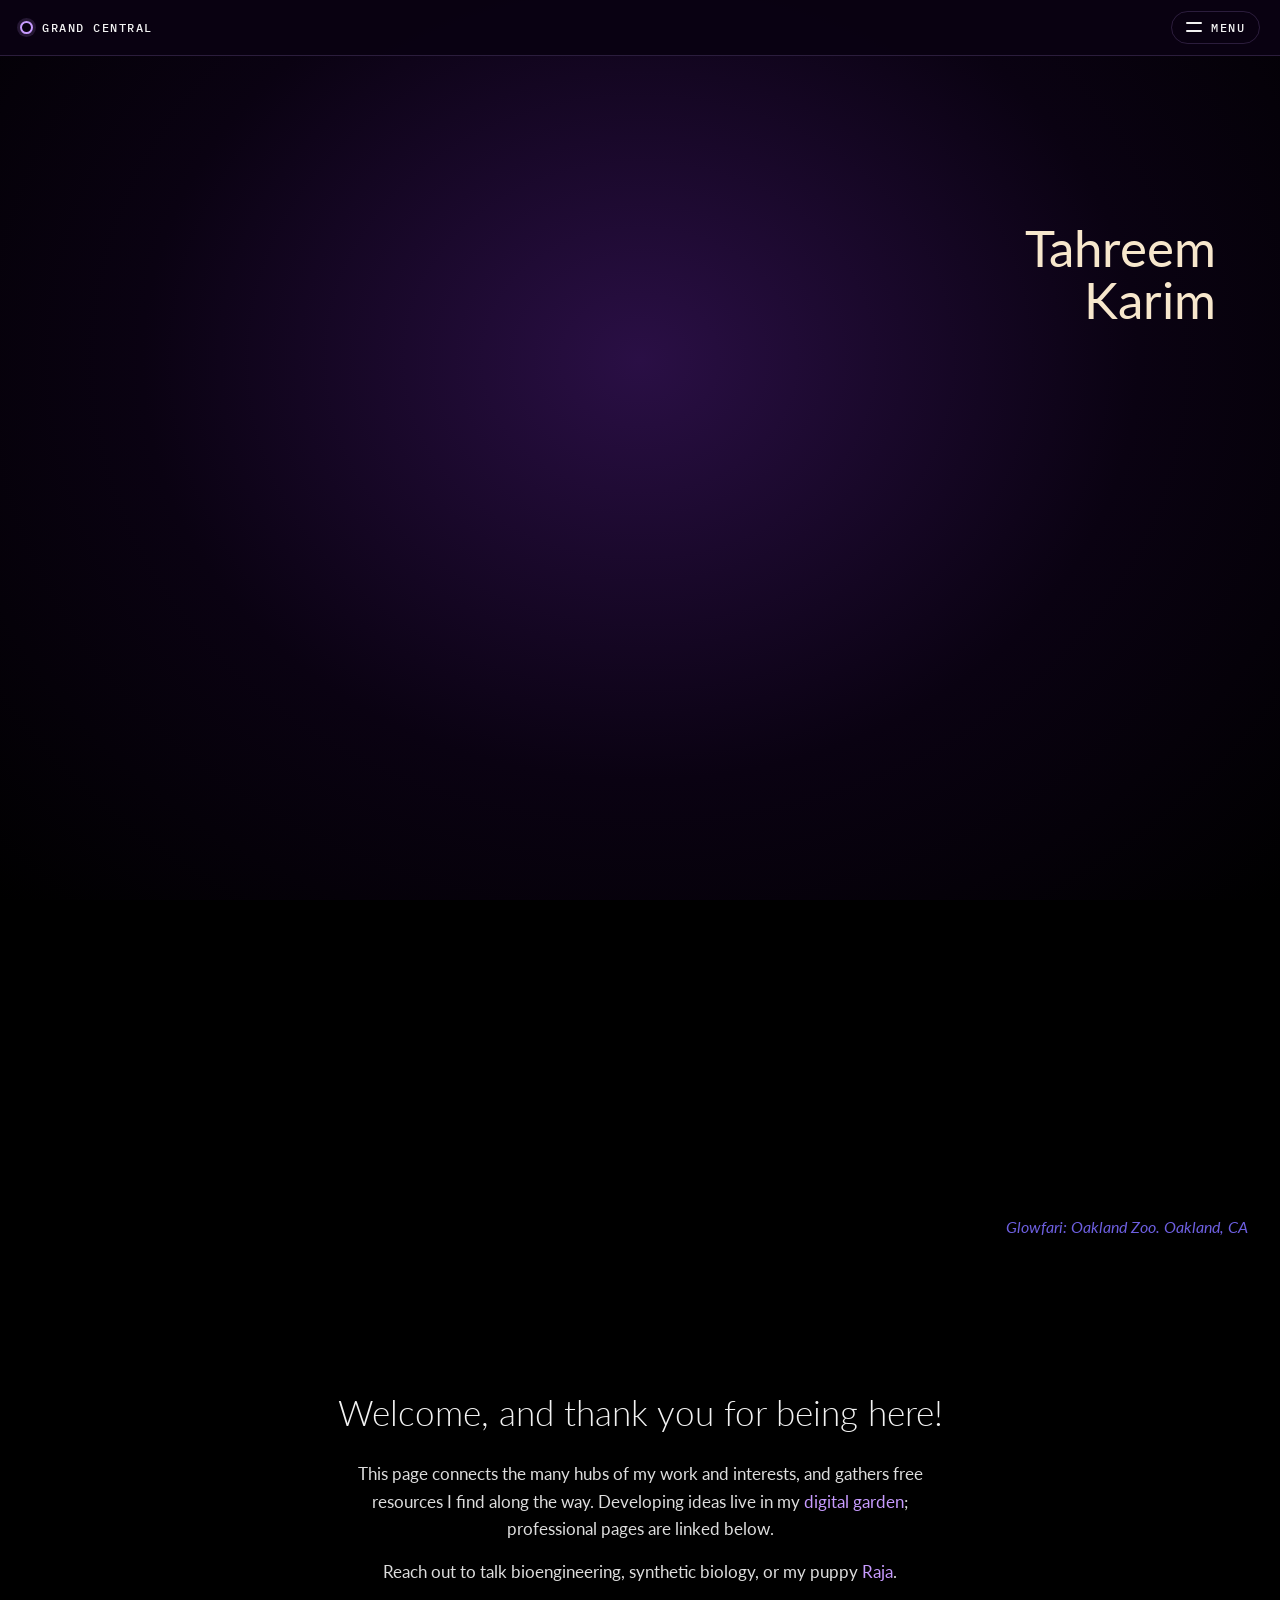
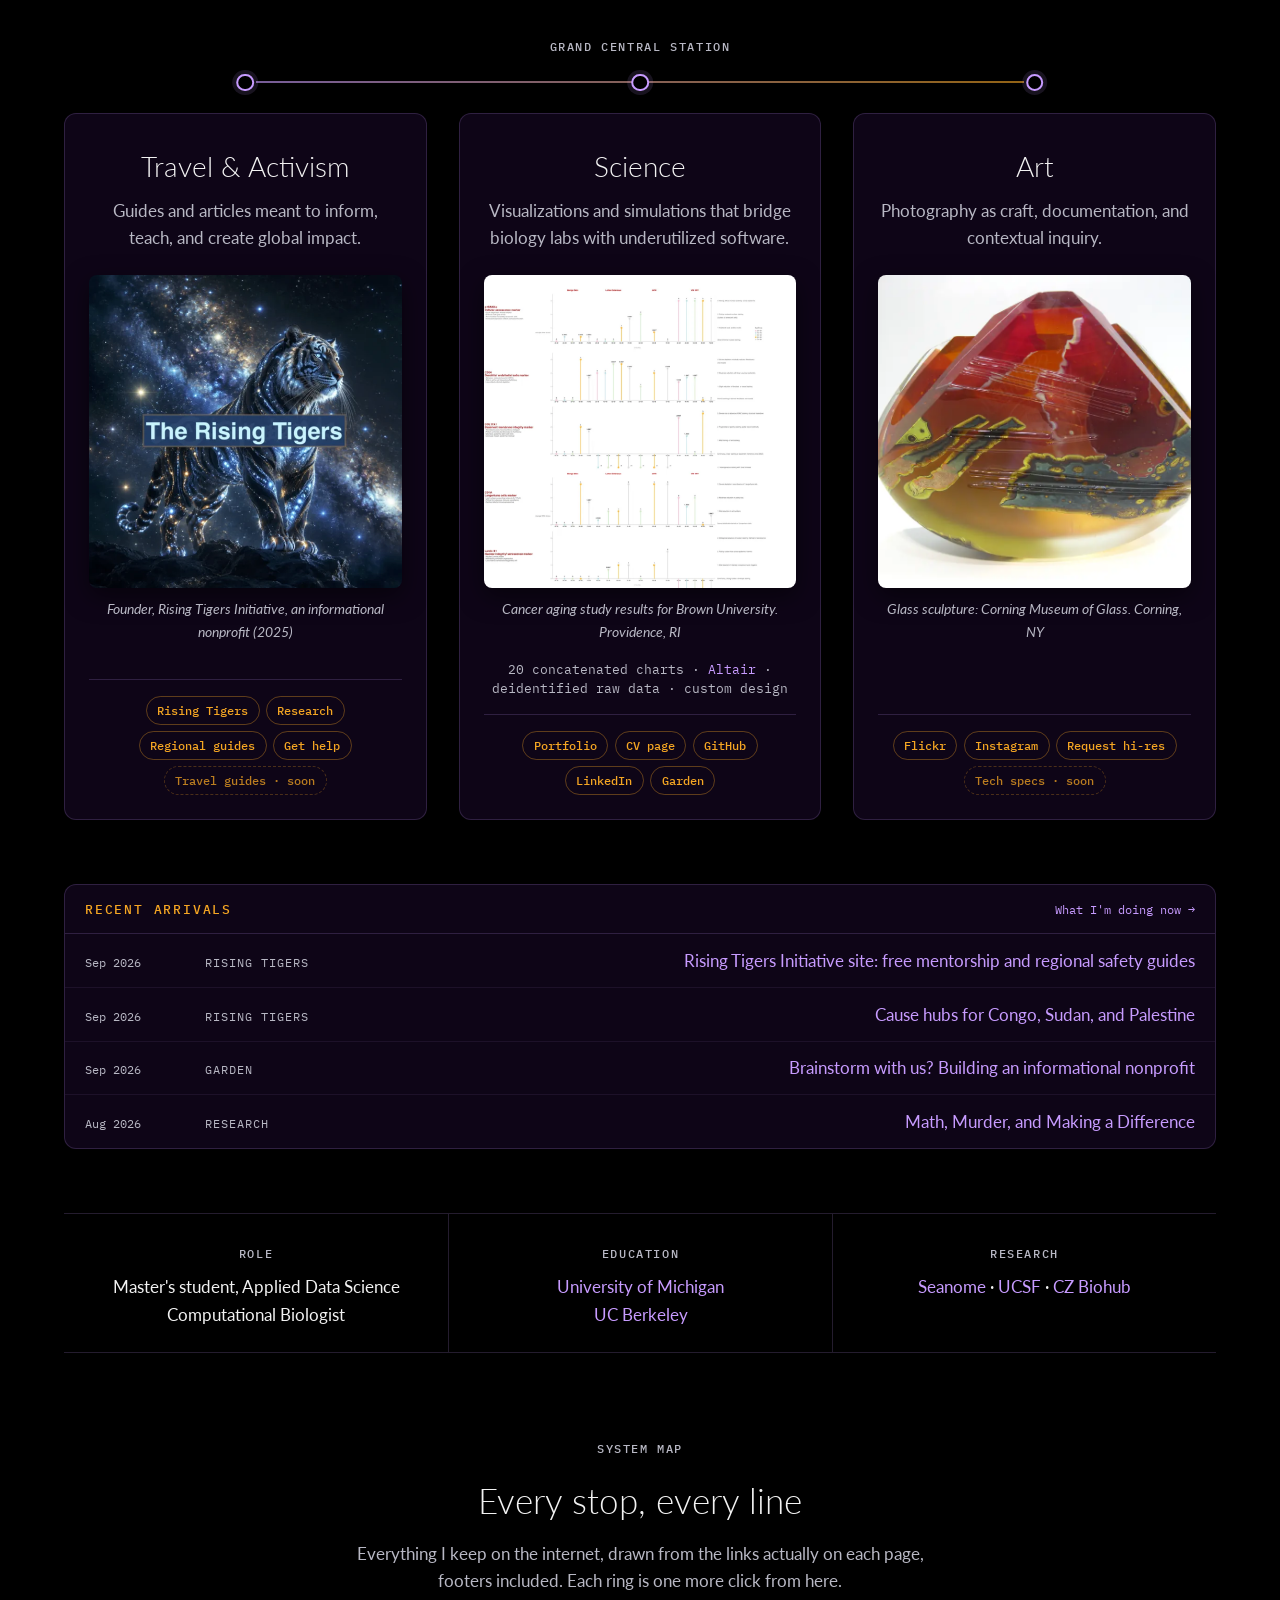
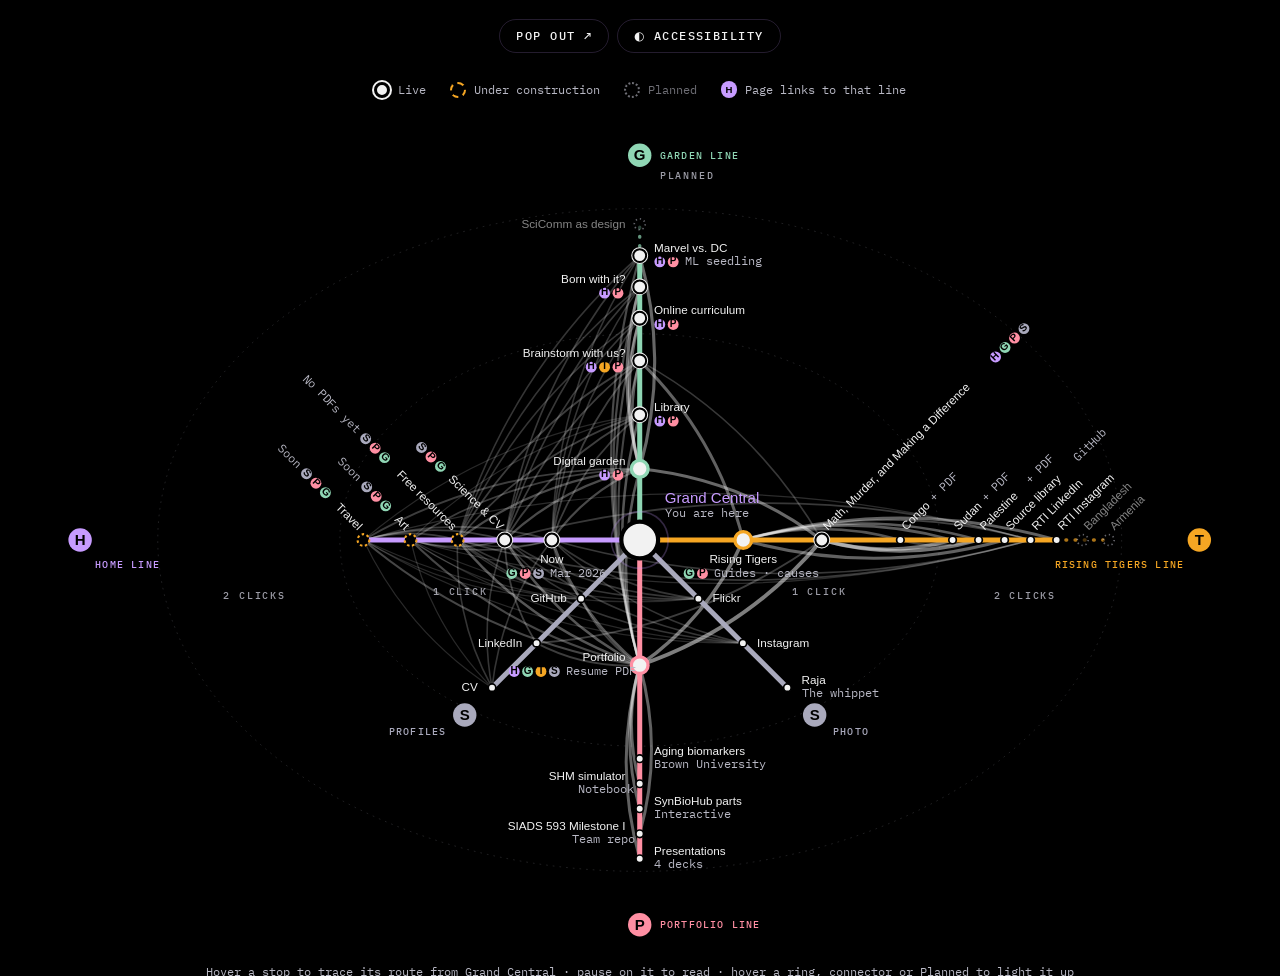
<file: index.html>
<!DOCTYPE html>
<html lang="en" data-focus="off" data-view="both" data-text="md" data-contrast="default" data-motion="allow" data-patterns="off" data-font="default">
<head>
  <meta charset="utf-8">
  <meta name="viewport" content="width=device-width, initial-scale=1">
  <title>Tahreem Karim · Computational Biologist &amp; Data Scientist</title>
  <meta name="description" content="Computational biologist and applied data scientist. The hub for my science, art, travel, and the Rising Tigers Initiative.">
  <link rel="canonical" href="https://www.tahreemkarim.xyz/">
  <meta name="theme-color" content="#0a0212">
  <meta name="color-scheme" content="dark">

  <!-- Social cards -->
  <meta property="og:type" content="website">
  <meta property="og:site_name" content="Tahreem Karim">
  <meta property="og:title" content="Tahreem Karim">
  <meta property="og:description" content="Computational biologist and applied data scientist. Science, art, travel, and activism in one place.">
  <meta property="og:url" content="https://www.tahreemkarim.xyz/">
  <meta property="og:image" content="https://www.tahreemkarim.xyz/images/og-card.jpg">
  <meta property="og:image:width" content="1200">
  <meta property="og:image:height" content="630">
  <meta property="og:image:alt" content="Glowing octopus lantern at the Oakland Zoo's Glowfari">
  <meta name="twitter:card" content="summary_large_image">

  <!-- Favicon: a station dot, no extra file needed -->
  <link rel="icon" href="data:image/svg+xml,%3Csvg xmlns='http://www.w3.org/2000/svg' viewBox='0 0 32 32'%3E%3Ccircle cx='16' cy='16' r='11' fill='%230a0212' stroke='%23c79bff' stroke-width='5'/%3E%3C/svg%3E">

  <link rel="preconnect" href="https://fonts.googleapis.com">
  <link rel="preconnect" href="https://fonts.gstatic.com" crossorigin>
  <link rel="stylesheet" href="https://fonts.googleapis.com/css2?family=Lato:ital,wght@0,300;0,400;1,400&family=IBM+Plex+Mono:wght@400;500&display=swap">

  <!-- Flags JS before first paint (menu never flashes open), then applies saved
       accessibility choices and the #focus deep link so nothing flashes or jumps. -->
  <script>
    document.documentElement.classList.add('js');
    (function () {
      var KEY = 'gc-map-a11y', d = document.documentElement;
      var mq = function (q) { return window.matchMedia && matchMedia(q).matches; };
      var s = { view: 'both', text: 'md', zoom: 1, contrast: mq('(prefers-contrast: more)'), motion: mq('(prefers-reduced-motion: reduce)'), patterns: false, font: false };
      var def = JSON.parse(JSON.stringify(s));
      try { var raw = localStorage.getItem(KEY); if (raw) Object.assign(s, JSON.parse(raw)); } catch (e) {}
      function apply() {
        d.dataset.view = s.view; d.dataset.text = s.text;
        d.dataset.contrast = s.contrast ? 'high' : 'default';
        d.dataset.motion = s.motion ? 'reduce' : 'allow';
        d.dataset.patterns = s.patterns ? 'on' : 'off';
        d.dataset.font = s.font ? 'plain' : 'default';
        d.style.setProperty('--zoom', s.zoom);
      }
      function save() { try { localStorage.setItem(KEY, JSON.stringify(s)); } catch (e) {} }
      window.gcA11y = { s: s, def: def, apply: apply, save: save };
      apply();
      if (location.hash === '#focus') d.dataset.focus = 'on';
    })();
  </script>

  <script type="application/ld+json">
  {
    "@context": "https://schema.org",
    "@type": "Person",
    "name": "Tahreem Karim",
    "url": "https://www.tahreemkarim.xyz/",
    "jobTitle": "Computational Biologist",
    "email": "mailto:Tahreem.Karim@gmail.com",
    "alumniOf": [
      {"@type": "CollegeOrUniversity", "name": "University of Michigan"},
      {"@type": "CollegeOrUniversity", "name": "University of California, Berkeley"}
    ],
    "sameAs": [
      "https://portfolio.tahreemkarim.xyz",
      "https://garden.tahreemkarim.xyz",
      "https://risingtigers.tahreemkarim.xyz",
      "https://github.com/TahreemK13",
      "https://www.linkedin.com/in/tahreem-karim/",
      "https://www.flickr.com/photos/tahreemkphotography/",
      "https://www.instagram.com/tahreemkphoto/"
    ]
  }
  </script>

  <style>
    /* =========================================================
       1. TOKENS — edit these first
       ========================================================= */
    :root {
      /* Color */
      --bg: #000;
      --bar: rgb(10 2 18 / .96);
      --glow: #2a0f45;
      --fg: #f2f2f2;
      --link: #c79bff;
      --orange: #f5a623;
      --muted: #b8b8c4;
      --rule: rgb(199 155 255 / .18);
      --panel: rgb(20 8 34 / .7);

      /* Transit lines (system map) */
      --line-home: #c79bff;
      --line-garden: #8fd6b4;
      --line-portfolio: #ff8fa3;
      --line-tigers: #f5a623;
      --line-profiles: #a9a9bc;
      --hl: #f7e7cc;      /* hover highlight for rings and click labels (matches the hero name) */
      --hl-stop: #39ff14; /* hover highlight for stations and their text */

      /* Type */
      --font: Lato, "Helvetica Neue", Arial, sans-serif;
      --mono: "IBM Plex Mono", ui-monospace, Menlo, monospace;
      --transit: "Helvetica Neue", Helvetica, Arial, sans-serif;
      --base-size: 17px;

      /* Hero — wide (octopus) */
      --name-color: #f7e7cc;
      --name-size: clamp(3rem, 4vw, 5rem);
      --name-top: 13%;
      --name-right: 5%;
      --name-align: right;
      --cap-color: #6d5fe0;
      --cap-size: 1rem;
      --cap-right: 2rem;
      --cap-bottom: 6rem;

      /* Layout */
      --bar-h: 3.5rem;
      --content-width: 1200px;
      --gap: 2rem;
      --radius: 12px;
      --ease: cubic-bezier(.2, .7, .2, 1);
    }

    /* =========================================================
       2. BASE
       ========================================================= */
    *, *::before, *::after { box-sizing: border-box; }
    html { scroll-behavior: smooth; }
    body {
      margin: 0;
      font: 400 var(--base-size)/1.6 var(--font);
      color: var(--fg);
      background: var(--bg);
      -webkit-font-smoothing: antialiased;
    }
    /* Fixed glow on its own layer: no repaint while scrolling */
    body::before {
      content: ""; position: fixed; inset: 0; z-index: -1; pointer-events: none;
      background: radial-gradient(ellipse at 50% 40%, var(--glow) 0%, #0a0212 55%, var(--bg) 100%);
    }
    img { display: block; max-width: 100%; height: auto; }
    picture { display: block; }
    h1, h2, h3 { text-wrap: balance; font-weight: 300; }
    p { text-wrap: pretty; margin: 0 0 1rem; }
    [id] { scroll-margin-top: calc(var(--bar-h) + 1rem); }

    /* Links: underline grows from left */
    a {
      color: var(--link);
      text-decoration: none;
      background: linear-gradient(currentColor, currentColor) 0 100% / 0 1px no-repeat;
      transition: background-size .3s var(--ease), color .2s;
    }
    a:hover { background-size: 100% 1px; color: #e2cfff; }
    :focus-visible { outline: 2px solid var(--link); outline-offset: 3px; border-radius: 2px; }

    .label {
      font: 500 .72rem/1 var(--mono);
      letter-spacing: .14em;
      text-transform: uppercase;
      color: var(--muted);
    }
    .skip { position: absolute; left: -999px; z-index: 30; padding: .5rem .75rem; background: var(--bg); }
    .skip:focus { left: 1rem; top: 1rem; }

    /* =========================================================
       3. TOP BAR + MENU
       Solid background (no backdrop blur) keeps scrolling cheap.
       Without JS the menu shows as a plain row of links.
       ========================================================= */
    .topbar {
      position: sticky; top: 0; z-index: 20;
      display: flex; align-items: center; justify-content: space-between; gap: 1rem;
      height: var(--bar-h); padding: 0 1.25rem;
      background: var(--bar);
      border-bottom: 1px solid var(--rule);
    }
    .brand {
      display: inline-flex; align-items: center; gap: .6rem;
      color: var(--fg); background: none;
      font: 500 .78rem/1 var(--mono); letter-spacing: .12em; text-transform: uppercase;
    }
    .brand::before {
      content: ""; width: .8rem; height: .8rem; border-radius: 50%;
      border: 2px solid var(--link); box-shadow: 0 0 0 3px rgb(199 155 255 / .15);
    }
    .brand:hover { color: var(--link); }

    .menu-btn {
      display: none; /* shown only when JS is available */
      align-items: center; gap: .6rem;
      font: 500 .78rem/1 var(--mono); letter-spacing: .12em; text-transform: uppercase;
      color: var(--fg); background: none; cursor: pointer;
      padding: .55rem .85rem; border: 1px solid var(--rule); border-radius: 999px;
      transition: border-color .2s, color .2s;
    }
    .js .menu-btn { display: inline-flex; }
    .menu-btn:hover, .menu-btn[aria-expanded="true"] { color: var(--link); border-color: rgb(199 155 255 / .5); }
    .menu-icon { position: relative; width: 16px; height: 10px; }
    .menu-icon::before, .menu-icon::after {
      content: ""; position: absolute; left: 0; right: 0; height: 2px; border-radius: 1px;
      background: currentColor; transition: transform .25s var(--ease), top .25s var(--ease);
    }
    .menu-icon::before { top: 0; }
    .menu-icon::after { top: 8px; }
    [aria-expanded="true"] .menu-icon::before { top: 4px; transform: rotate(45deg); }
    [aria-expanded="true"] .menu-icon::after { top: 4px; transform: rotate(-45deg); }

    .menu {
      display: grid; grid-template-columns: repeat(3, minmax(0, 1fr)); gap: 1.5rem 2rem;
      padding: 1.5rem 1.5rem 1.75rem;
      background: var(--bar);
      border-bottom: 1px solid var(--rule);
    }
    /* JS on: panel drops below the bar; only opacity/transform animate */
    .js .menu {
      position: fixed; top: var(--bar-h); left: 0; right: 0; z-index: 19;
      max-height: calc(100dvh - var(--bar-h)); overflow-y: auto; overscroll-behavior: contain;
      visibility: hidden; opacity: 0; transform: translateY(-.5rem);
      transition: opacity .2s var(--ease), transform .2s var(--ease), visibility 0s .2s;
    }
    .js .menu.open {
      visibility: visible; opacity: 1; transform: none;
      transition: opacity .2s var(--ease), transform .2s var(--ease), visibility 0s;
    }
    .menu section { max-width: 22rem; }
    .menu .label { display: block; margin-bottom: .75rem; }
    .menu ul { list-style: none; margin: 0; padding: 0; }
    .menu li + li { margin-top: .15rem; }
    .menu a { color: var(--fg); font-size: 1rem; }
    .menu a:hover { color: var(--link); }
    .menu a[aria-current="page"] { color: var(--orange); }
    .menu small { color: var(--muted); font: .72rem var(--mono); margin-left: .4rem; }

    /* =========================================================
       4. HERO — two figures, CSS swaps them at 768px.
       <source> tags ensure only the visible image downloads.
       ========================================================= */
    .hero { position: relative; }
    .hero figure { position: relative; margin: 0; }
    .hero img { width: 100%; mask-image: linear-gradient(#000 75%, transparent); }
    .hero h1 {
      position: absolute; margin: 0; line-height: 1; font-weight: 400;
      top: var(--name-top); right: var(--name-right); text-align: var(--name-align);
      font-size: var(--name-size); color: var(--name-color);
    }
    .hero figcaption {
      position: absolute; right: var(--cap-right); bottom: var(--cap-bottom);
      font-style: italic; font-size: var(--cap-size); color: var(--cap-color);
    }
    .hero figcaption a { color: inherit; }
    .hero-small { display: none; }

    /* =========================================================
       5. MAIN
       ========================================================= */
    main, footer { max-width: var(--content-width); margin: 0 auto; padding: 2rem 1.5rem; }

    .intro { text-align: center; margin: 1rem auto 1.25rem; max-width: 62ch; }
    .intro h2 { font-size: clamp(1.6rem, 3vw, 2.2rem); margin: .75rem 0 1.25rem; }
    .intro p { color: #ddd; }
    .intro .label { display: block; margin-top: 3.5rem; }

    /* Transit line */
    .line {
      position: relative;
      display: grid; grid-template-columns: repeat(3, 1fr); gap: var(--gap);
      padding-top: 2.5rem;
    }
    .line::before {
      content: ""; position: absolute; top: .55rem; left: 16.66%; right: 16.66%; height: 2px;
      background: linear-gradient(90deg, var(--link), var(--orange));
      opacity: .6;
    }

    /* Cards */
    .card {
      position: relative;
      display: flex; flex-direction: column;
      padding: 1.5rem;
      text-align: center;
      background: var(--panel);
      border: 1px solid var(--rule);
      border-radius: var(--radius);
      transition: transform .35s var(--ease), border-color .35s;
    }
    .card::before { /* station dot */
      content: "";
      position: absolute; top: -2.5rem; left: 50%; translate: -50% 0;
      width: 1.1rem; height: 1.1rem; border-radius: 50%;
      background: var(--bg); border: 2px solid var(--link);
      box-shadow: 0 0 0 4px rgb(199 155 255 / .12);
    }
    .card:hover { transform: translateY(-4px); border-color: rgb(199 155 255 / .45); }
    .card h3 { font-size: 1.75rem; margin: .4rem 0 .5rem; }
    .card .lede { color: var(--muted); min-height: 3.2em; }

    .card figure { margin: .5rem 0 1rem; }
    .card img {
      width: 100%; aspect-ratio: 1; object-fit: cover;
      border-radius: calc(var(--radius) - 4px);
      box-shadow: 0 8px 24px rgb(0 0 0 / .5);
    }
    .card figcaption { margin-top: .6rem; font-size: .9rem; font-style: italic; color: var(--muted); }
    .card figcaption a { color: inherit; }
    .meta { font: .8rem/1.5 var(--mono); color: var(--muted); }

    .more {
      margin-top: auto; padding-top: 1rem; border-top: 1px solid var(--rule);
      display: flex; flex-wrap: wrap; justify-content: center; gap: .4rem;
    }
    .more a, .more span {
      color: var(--orange);
      font: 500 .78rem/1 var(--mono);
      padding: .45rem .65rem;
      border: 1px solid rgb(245 166 35 / .35);
      border-radius: 999px;
      background: none;
      transition: background-color .2s, border-color .2s, color .2s;
    }
    .more a:hover { background: var(--orange); color: #000; border-color: var(--orange); }
    .more span { border-style: dashed; opacity: .75; }

    /* Arrivals board */
    .board {
      margin-top: 4rem;
      border: 1px solid var(--rule); border-radius: var(--radius);
      background: var(--panel);
      overflow: hidden;
    }
    .board header {
      display: flex; justify-content: space-between; align-items: baseline; gap: 1rem;
      padding: 1rem 1.25rem; border-bottom: 1px solid var(--rule);
    }
    .board h2 { margin: 0; font: 500 .8rem/1 var(--mono); letter-spacing: .14em; text-transform: uppercase; color: var(--orange); }
    .board header a { font: .78rem var(--mono); }
    .board ol { list-style: none; margin: 0; padding: 0; }
    .board li {
      display: grid; grid-template-columns: 6.5rem 1fr auto; gap: 1rem; align-items: baseline;
      padding: .8rem 1.25rem;
    }
    .board li + li { border-top: 1px solid rgb(199 155 255 / .08); }
    .board time, .board .plat { font: .78rem var(--mono); color: var(--muted); }
    .board .plat { text-transform: uppercase; letter-spacing: .08em; }

    /* Credentials strip */
    .creds {
      margin-top: 4rem;
      display: grid; grid-template-columns: repeat(3, 1fr);
      text-align: center;
      border-block: 1px solid var(--rule);
    }
    .creds > div { padding: 1.5rem; }
    .creds > div + div { border-left: 1px solid var(--rule); }
    .creds p { margin: .5rem 0 0; }

    /* =========================================================
       6. SYSTEM MAP
       SVG and directory are generated by tools/build_map.py.
       Static markup; hub.js centers, reveals and traces.
       ========================================================= */
    .network { margin-top: 5rem; }
    .network > header { text-align: center; max-width: 60ch; margin: 0 auto 2rem; }
    .network h2 { font-size: clamp(1.6rem, 3vw, 2.2rem); margin: .75rem 0 .75rem; }
    .network > header p { color: var(--muted); }

    .legend {
      display: flex; flex-wrap: wrap; justify-content: center; gap: .5rem 1.5rem;
      margin: 0 0 2rem; padding: 0; list-style: none;
      font: .75rem var(--mono); color: var(--muted);
    }
    .legend li { display: inline-flex; align-items: center; gap: .5rem; }
    .legend .dot { position: static; }

    /* Connected network (inline SVG, generated) */
    .map-scroll { /* scrolls sideways on narrow screens; the script centers it on Grand Central */
      overflow-x: auto; overscroll-behavior-x: contain;
      margin: 0 -1.5rem; padding: 0 1.5rem;
      scrollbar-width: thin; scrollbar-color: var(--rule) transparent;
    }
    .map-scroll:focus-visible { outline-offset: -2px; }
    .map-scroll svg { display: block; width: 100%; min-width: 70rem; height: auto; overflow: visible; }
    /* Wide screens: break out of the text column so the whole map fits the window height (aspect 1400:980),
       up to 1:1 (14px labels), and never below 70rem so labels stay readable. */
    @media (min-width: 769px) {
      .map-scroll { --w: min(1400px, 100vw - 3rem, max(70rem, (100svh - 5rem) * 1.4286)); width: var(--w); margin: 0 calc(50% - var(--w) / 2); padding: 0; }
    }
    .map-hint { display: none; text-align: center; font: .72rem var(--mono); color: var(--muted); margin: .75rem 0 0; }

    .net-line { fill: none; stroke-width: 6; stroke-linecap: round; stroke-linejoin: round; }
    .net-line.planned { stroke-width: 4; stroke-dasharray: 1 10; opacity: .7; }
    /* l- strokes a line, t- fills a label or bullet (--bc colors HTML bullets) */
    .l-home      { stroke: var(--line-home); }      .t-home      { fill: var(--line-home);      --bc: var(--line-home); }
    .l-garden    { stroke: var(--line-garden); }    .t-garden    { fill: var(--line-garden);    --bc: var(--line-garden); }
    .l-portfolio { stroke: var(--line-portfolio); } .t-portfolio { fill: var(--line-portfolio); --bc: var(--line-portfolio); }
    .l-tigers    { stroke: var(--line-tigers); }    .t-tigers    { fill: var(--line-tigers);    --bc: var(--line-tigers); }
    .l-profiles  { stroke: var(--line-profiles); }  .t-profiles  { fill: var(--line-profiles);  --bc: var(--line-profiles); }

    .deco { pointer-events: none; } /* rings, connectors, tracks: skip hit-testing */
    .st-name { font: 400 14px var(--transit); fill: var(--fg); transition: fill .2s; }
    .st-note { font: 400 14px var(--mono); fill: var(--muted); transition: fill .2s; }
    .st-tag  { font: 500 12px var(--mono); letter-spacing: .12em; }
    .st-gc   { font: 400 18px var(--transit); fill: var(--link); }
    .net a { cursor: pointer; background: none; }
    /* Highlights. Stops go green (--hl-stop), also held while a levelled label sits away from the pointer;
       rings, edges and PLANNED go cream (--hl). Each also nudges the writing up a size (below). */
    .net a:hover .st-name, .net a:hover .st-note, .net a:focus-visible .st-name, .net a:focus-visible .st-note,
    .net a.dwell-lit .st-name, .net a.dwell-lit .st-note { fill: var(--hl-stop); }
    .net a:hover circle[fill="var(--fg)"], .net a.dwell-lit circle[fill="var(--fg)"] { stroke: var(--hl-stop); }
    .net a:focus-visible { outline: 2px solid var(--link); outline-offset: 4px; }
    .st-planned { opacity: .55; }
    .link { fill: none; stroke: var(--fg); stroke-linecap: round; transition: stroke .2s, stroke-opacity .2s, stroke-width .2s, filter .2s; }
    .ring { fill: none; stroke: var(--muted); stroke-opacity: .22; stroke-width: 1; stroke-dasharray: 2 6; transition: stroke .2s, stroke-opacity .2s; }
    /* Hover the whole map: writing gets brighter, the brightest whites ease off a touch */
    .net circle[fill="var(--fg)"] { transition: fill .2s, stroke .2s; }
    .net:hover .st-name, .net:hover .st-note { fill: #fff; }
    .net:hover .st-name { font-weight: 700; }
    .net:hover .st-planned { opacity: .85; }
    .net:hover circle[fill="var(--fg)"] { fill: #d2d2da; }
    html[data-contrast="high"] .net:hover circle[fill="var(--fg)"] { fill: var(--fg); }
    /* Hover a ring or its "click" label: that ring and its labels light up. The ring itself is a
       1px dotted line, so an invisible 24px stroke gives it a comfortable hit area. */
    .ring-grp .ring-hit { fill: none; stroke: transparent; stroke-width: 24; pointer-events: stroke; }
    .ring-grp .ring-label { pointer-events: all; cursor: default; }
    .ring-planned .planned-hit { fill: transparent; pointer-events: all; }
    .ring-grp:hover .ring { stroke: var(--hl); stroke-opacity: 1; stroke-width: 1.5; }
    .ring-grp:hover .ring-label, .net.planned-lit .ring-planned .ring-label { fill: var(--hl); opacity: 1; scale: 1.08; }
    /* Hover PLANNED (under the Garden line) or any planned stop: all planned stops and the label take the ring highlight. Class set by hub.js. */
    .st-planned circle { transition: stroke .2s; }
    .net.planned-lit .st-planned { opacity: 1; }
    /* Hover a connecting edge: it glows and the two stops it joins take the ring highlight */
    .net .link.lit { stroke: var(--hl); stroke-opacity: .9; stroke-width: 2.2; filter: drop-shadow(0 0 3px var(--hl)); }
    .net a.edge-lit .st-name, .net a.edge-lit .st-note, .net.planned-lit .st-planned .st-name { fill: var(--hl); }
    .net a.edge-lit circle[fill="var(--fg)"], .net.planned-lit .st-planned circle { stroke: var(--hl); }
    /* Any highlight also grows the whole label a touch. It scales as a unit (writing and line
       badges together, about the edge nearest the stop) rather than raising the font size, which
       widened the text but left the badges where they were and made them collide. The scale is a
       separate property from the rotation, so each eases at its own pace. */
    .lbl { transform-origin: var(--o); transform: rotate(var(--a)); transition: transform .7s var(--ease), scale .25s var(--ease); }
    .net a:hover .lbl, .net a:focus-visible .lbl, .net a.edge-lit .lbl, .net.planned-lit .st-planned .lbl { scale: 1.07; }
    /* Dwell: after ~1.4s on a stop, the map dims, its label levels out and grows a step further. */
    .lbl.straight { transform: rotate(0deg); scale: 1.14; }
    .lbl-hit { fill: transparent; } /* added by hub.js: a solid hover area behind each label */
    .lbl.straight .st-name, .lbl.straight .st-note { paint-order: stroke; stroke: var(--bg); stroke-width: 3px; stroke-linejoin: round; }
    .ring-label { font: 500 12px var(--mono); letter-spacing: .18em; fill: var(--muted); opacity: .85; transform-box: fill-box; transform-origin: center; transition: fill .2s, opacity .2s, scale .25s var(--ease); }
    .bul, .bul-big { font: 700 12px var(--transit); fill: var(--bg); pointer-events: none; }
    .bul-big { font-size: 18px; }
    .bul-i {
      display: inline-grid; place-items: center; width: 1.05rem; height: 1.05rem; margin-left: .3rem;
      border-radius: 50%; background: var(--bc); color: var(--bg);
      font: 700 .6rem/1 var(--transit); vertical-align: .1em;
    }

    .how { max-width: 62ch; margin: 2.5rem auto 0; text-align: center; color: var(--muted); }
    .how .label { display: block; margin-bottom: .75rem; }
    /* Reveal once, outward from Grand Central. Classes are added by script only, so no JS shows the finished map. */
    .net [data-k], .net .links, .net .rings { transition: opacity .2s; }
    .net.pre [data-k], .net.pre .rings, .net.pre .links { opacity: 0; }
    .net.pre .net-line[pathLength] { stroke-dasharray: 1 2; stroke-dashoffset: 1; }
    .net.go .rings, .net.go .links, .net.go [data-k] { animation: fade .5s var(--ease) backwards; }
    .net.go [data-k] { animation-delay: calc(var(--d, 0) * .3s + .2s); }
    .net.go .links { animation-delay: 1.1s; animation-duration: .9s; }
    .net.go .net-line[pathLength] { animation: draw 1.1s var(--ease) backwards; }
    @keyframes fade { from { opacity: 0; } }
    @keyframes draw { from { stroke-dasharray: 1 2; stroke-dashoffset: 1; } to { stroke-dasharray: 1 2; stroke-dashoffset: 0; } }

    /* Under construction, awaiting approval: an edited page's track and connectors turn orange. */
    .net-line.edit-gap { stroke: var(--bg); }
    .net-line.edit { stroke: var(--orange); stroke-dasharray: 10 8; }
    .link.edit { stroke: var(--orange); stroke-dasharray: 6 5; }
    .map-updated { margin: .25rem 0 0; text-align: center; font: .72rem/1.6 var(--mono); color: var(--muted); }

    /* Trace: the shortest route from Grand Central to the stop under the pointer or focus. */
    .trace { fill: none; stroke: var(--fg); stroke-width: 3; stroke-linecap: round; stroke-linejoin: round; pointer-events: none; }
    /* Hovering only traces and greens the stop. The map dims at the dwell, with the
       level-out, so the two read as one move rather than a flicker on every pass. */
    .net.dwelling [data-k], .net.dwelling .links, .net.dwelling .rings { transition: opacity .7s var(--ease); }
    .net.dwelling [data-k]:not(.on) { opacity: .3; }
    .net.dwelling .links, .net.dwelling .rings { opacity: .35; }
    .trace-note { min-height: 1.6em; margin: .75rem 0 0; text-align: center; font: .78rem/1.6 var(--mono); color: var(--muted); }
    @media (hover: none) { .trace-note { display: none; } }

    /* Live check: the visitor's browser reads the sites and compares them with the map. */
    .scan { display: grid; justify-items: center; gap: .6rem; margin-top: 1.75rem; text-align: center; }
    .scan button {
      font: 500 .75rem/1 var(--mono); letter-spacing: .12em; text-transform: uppercase; color: var(--fg);
      background: none; border: 1px solid var(--rule); border-radius: 999px; padding: .65rem 1rem; cursor: pointer;
      transition: border-color .2s, color .2s;
    }
    .scan button:hover { color: var(--link); border-color: rgb(199 155 255 / .5); }
    .scan button[aria-busy="true"] { cursor: progress; opacity: .7; }
    .scan p { margin: 0; max-width: 60ch; min-height: 1.6em; font: .82rem/1.6 var(--mono); color: var(--muted); }
    .scan p strong { color: var(--link); font-weight: 500; }
    .scan ul { list-style: none; margin: .3rem 0 0; padding: 0; }

    .directory { margin-top: 2.5rem; }
    .directory summary {
      cursor: pointer; width: fit-content; margin: 0 auto 1rem;
      font: 500 .75rem/1 var(--mono); letter-spacing: .12em; text-transform: uppercase; color: var(--muted);
      padding: .6rem .9rem; border: 1px solid var(--rule); border-radius: 999px;
    }
    .directory summary:hover { color: var(--link); }

    .route {
      --c: var(--line-home);
      display: grid; grid-template-columns: 12.5rem minmax(0, 1fr); gap: 1.5rem;
      padding: 1.5rem 0;
      border-top: 1px solid var(--rule);
    }
    .route:last-of-type { border-bottom: 1px solid var(--rule); }
    .route h3 { margin: 0; font: 500 .8rem/1.4 var(--mono); letter-spacing: .08em; text-transform: uppercase; color: var(--c); }
    .route h3 a { color: inherit; }
    .route h3 small { display: block; overflow-wrap: anywhere; margin-top: .3rem; font-size: .72rem; letter-spacing: 0; text-transform: none; color: var(--muted); }
    .garden    { --c: var(--line-garden); }
    .portfolio { --c: var(--line-portfolio); }
    .tigers    { --c: var(--line-tigers); }
    .profiles  { --c: var(--line-profiles); }

    .stops {
      position: relative; display: flex;
      margin: 0; padding: 0; list-style: none;
    }
    .stop:not(:last-child)::after { /* track segment to the next stop */
      content: ""; position: absolute; top: .4rem; left: .5rem; right: 0;
      height: 3px; background: var(--c);
    }
    .stop {
      position: relative; flex: 1 1 0; min-width: 0;
      padding: 1.6rem .4rem 0 0;
      font-size: .85rem; line-height: 1.35;
    }
    .stop a, .stop > span:first-of-type { color: var(--fg); }
    .stop a:hover { color: var(--c); }
    .stop .note { display: block; margin-top: .2rem; font: .7rem/1.35 var(--mono); color: var(--muted); }

    .dot {
      position: absolute; top: 0; left: 0; z-index: 1;
      width: 1rem; height: 1rem; border-radius: 50%;
      background: var(--c, var(--fg)); border: 3px solid var(--bg);
      box-shadow: 0 0 0 2px var(--c, var(--fg));
    }
    .hub .dot { width: 1.3rem; height: 1.3rem; top: -.15rem; background: var(--fg); border-color: var(--bg); box-shadow: 0 0 0 3px var(--c), 0 0 0 7px rgb(199 155 255 / .15); }
    .hub > a { font-weight: 400; color: var(--c); }
    .building .dot { background: var(--bg); box-shadow: none; border: 2px dashed var(--orange); }
    .planned { opacity: .6; }
    .planned .dot { background: var(--bg); box-shadow: none; border: 2px dotted var(--muted); }

    /* =========================================================
       7. FOOTER
       ========================================================= */
    footer { text-align: center; content-visibility: auto; contain-intrinsic-size: auto 260px; }
    footer .mail { font-size: 1.1rem; }
    footer ul {
      list-style: none; padding: 0; margin: 1rem 0 0;
      display: flex; flex-wrap: wrap; justify-content: center; gap: .25rem 1.25rem;
    }
    footer li a { font: .85rem/1.8 var(--mono); }
    .colophon { margin-top: 2rem; font: .72rem/1.6 var(--mono); color: var(--muted); }
    .colophon a { color: inherit; }

    /* =========================================================
       8. NARROW SCREENS
       ========================================================= */
    @media (max-width: 768px) {
      :root {
        --base-size: 16px;
        --gap: 1.5rem;
        --bar-h: 3.25rem;
        --name-size: clamp(1.75rem, 4vw, 2.25rem);
        --name-top: 4%;
        --name-right: 9%;
        --cap-color: #d9c8ff;
        --cap-size: .85rem;
        --cap-right: 3.5rem;
        --cap-bottom: -.9rem;
      }

      .topbar { padding: 0 1rem; }
      .menu { grid-template-columns: 1fr; gap: 1.25rem; padding: 1.25rem 1.25rem 1.5rem; }
      .menu a { font-size: 1.05rem; line-height: 2; }

      .hero-large { display: none; }
      .hero-small { display: block; padding-top: 2.5rem; }
      .hero-small img { mask-image: linear-gradient(transparent, #000 15%, #000 75%, transparent); }
      .hero figcaption { left: 1rem; text-align: right; line-height: 1.3; text-shadow: 0 1px 8px #000; }
      main { padding: 1.5rem 1.25rem; }
      .intro { margin-top: 0; }
      .intro h2 { font-size: 1.6rem; }
      .intro p { font-size: .98rem; }
      .intro .label { margin: 2.5rem 0 1.5rem; }

      /* Vertical rail */
      .line { grid-template-columns: 1fr; padding: 0 0 0 1.5rem; }
      .line::before {
        top: 0; bottom: 0; left: .35rem; right: auto; width: 1px; height: auto;
        background: linear-gradient(180deg, var(--link), var(--orange)); opacity: .5;
      }
      .card::before { top: 1.85rem; left: -1.15rem; width: .8rem; height: .8rem; }

      .card { padding: 1.25rem; }
      .card:hover { transform: none; }
      .card h3 { font-size: 1.5rem; margin-top: 0; }
      .card .lede { min-height: 0; }
      .card:nth-child(2) { order: -1; }
      .card img { aspect-ratio: 4 / 3; }
      .more a, .more span { font-size: .72rem; padding: .4rem .6rem; }

      .board { margin-top: 3rem; }
      .board li { grid-template-columns: 1fr auto; gap: .15rem 1rem; }
      .board li a { grid-column: 1 / -1; grid-row: 2; }

      .creds { grid-template-columns: 1fr; margin-top: 3rem; }
      .creds > div { padding: 1.25rem 0; }
      .creds > div + div { border-left: 0; border-top: 1px solid var(--rule); }

      /* Map: routes run top to bottom */
      .network { margin-top: 3.5rem; }
      .map-scroll { margin: 0 -1.25rem; padding: 0 1.25rem; }
      .map-hint { display: block; }
      .route { grid-template-columns: 1fr; gap: 1rem; }
      .stops { flex-direction: column; gap: .9rem; }
      .stop:not(:last-child)::after { top: .5rem; bottom: -.9rem; left: .4rem; right: auto; width: 3px; height: auto; }
      .stop { padding: 0 0 0 1.9rem; font-size: .95rem; }
      .stop .note { display: inline; margin: 0 0 0 .4rem; }
      .hub .dot { left: -.15rem; }

      footer ul { display: grid; grid-template-columns: 1fr 1fr; gap: .25rem 1rem; }
    }

    @media (prefers-reduced-motion: reduce) {
      *, *::before, *::after { transition: none !important; }
      html { scroll-behavior: auto; }
    }

    /* =========================================================
       9. FOCUS MODE + ACCESSIBILITY
       Focus mode is the same page with everything except the map hidden.
       It is reached at /#focus (the "Pop out" button, or a shared link).
       ========================================================= */
    .sr { position: absolute; width: 1px; height: 1px; margin: -1px; padding: 0; overflow: hidden; clip: rect(0 0 0 0); white-space: nowrap; border: 0; }

    /* Toolbar: needs JS, so it stays hidden without it */
    .tools { display: none; justify-content: center; flex-wrap: wrap; gap: .5rem; margin: -.5rem 0 1.75rem; }
    .js .tools { display: flex; }
    .tool {
      display: inline-flex; align-items: center; gap: .5rem;
      font: 500 .75rem/1 var(--mono); letter-spacing: .12em; text-transform: uppercase; color: var(--fg);
      background: none; border: 1px solid var(--rule); border-radius: 999px; padding: .65rem 1rem; cursor: pointer;
      transition: border-color .2s, color .2s;
    }
    .tool:hover, .tool[aria-expanded="true"] { color: var(--link); border-color: rgb(199 155 255 / .5); }
    html[data-focus="on"] #popout-btn { display: none; }
    html:not([data-focus="on"]) #exit-btn { display: none; }

    /* Accessibility panel */
    .a11y { max-width: 64rem; margin: 0 auto 2rem; padding: 1.25rem; background: var(--panel); border: 1px solid var(--rule); border-radius: var(--radius); }
    .a11y[hidden] { display: none; }
    .a11y h3 { margin: 0 0 1rem; }
    .a11y-grid { display: grid; grid-template-columns: repeat(auto-fit, minmax(13rem, 1fr)); gap: 1rem; }
    .a11y fieldset { margin: 0; padding: .75rem 1rem 1rem; border: 1px solid var(--rule); border-radius: calc(var(--radius) - 4px); }
    .a11y legend { padding: 0 .4rem; font: 500 .72rem/1 var(--mono); letter-spacing: .14em; text-transform: uppercase; color: var(--muted); }
    .a11y label { display: flex; align-items: center; gap: .6rem; padding: .3rem 0; cursor: pointer; }
    .a11y input { accent-color: var(--link); width: 1.15rem; height: 1.15rem; margin: 0; }
    .a11y button, .zoom output {
      font: 500 .8rem/1 var(--mono); color: var(--fg); background: none;
      padding: .6rem .8rem; border: 1px solid var(--rule); border-radius: 999px; min-width: 2.75rem; text-align: center;
    }
    .a11y button { cursor: pointer; }
    .a11y button:hover:not(:disabled) { color: var(--link); border-color: rgb(199 155 255 / .5); }
    .a11y button:disabled { opacity: .4; cursor: default; }
    .zoom { display: flex; flex-wrap: wrap; align-items: center; gap: .5rem; }
    .zoom output { border-style: dashed; }
    .a11y-foot { display: flex; flex-wrap: wrap; align-items: center; gap: 1rem; margin-top: 1rem; }
    .a11y-foot p { margin: 0; font: .75rem var(--mono); color: var(--muted); }

    /* Map: zoom is a CSS variable (1 = the original size) */
    .network .map-scroll svg { width: calc(100% * var(--zoom, 1)); min-width: calc(70rem * var(--zoom, 1)); }
    .map-caption { margin: .5rem 0 0; text-align: center; font: .78rem/1.6 var(--mono); color: var(--muted); }
    .kbd-hint, .linekey, .read { display: none; }

    /* Focus mode: only the map, fitted to the window */
    html[data-focus="on"] .hero, html[data-focus="on"] .intro, html[data-focus="on"] .line,
    html[data-focus="on"] .board, html[data-focus="on"] .creds, html[data-focus="on"] footer,
    html[data-focus="on"] .how, html[data-focus="on"] .map-hint { display: none; }
    html[data-focus="on"] main { max-width: 1500px; padding-top: 1rem; }
    html[data-focus="on"] .network { margin-top: 0; }
    html[data-focus="on"] .network > header { margin-bottom: 1rem; }
    html[data-focus="on"] .network h2 { font-size: clamp(1.5rem, 3vw, 2.1rem); margin: .4rem 0; }
    html[data-focus="on"] .network .map-scroll {
      width: 100%; margin: 0; padding: 0; max-height: calc(100svh - 8rem); overflow: auto;
      border: 1px solid var(--rule); border-radius: var(--radius);
    }
    html[data-focus="on"] .network .map-scroll svg {
      --fit: min(100%, calc((100svh - 10rem) * 1.4286));
      width: calc(var(--fit) * var(--zoom, 1)); margin-inline: auto;
    }
    html[data-focus="on"] .legend { margin-bottom: 1rem; }
    html[data-focus="on"] .linekey {
      display: flex; flex-wrap: wrap; justify-content: center; gap: .5rem 1.5rem; margin: 0 0 1rem; padding: 0; list-style: none;
      font: .75rem var(--mono); color: var(--muted);
    }
    .linekey li { display: inline-flex; align-items: center; gap: .5rem; }
    .linekey .bul-i { margin: 0; }
    html[data-focus="on"] .kbd-hint { display: block; max-width: 70ch; margin: .75rem auto 0; text-align: center; font: .75rem/1.6 var(--mono); color: var(--muted); }
    html[data-focus="on"] .read { display: block; max-width: 62ch; margin: 3rem auto 0; }
    .read h3 { margin: 0 0 .75rem; font-size: 1.15rem; }
    .read ul { margin: 0 0 1rem; padding-left: 1.2rem; color: #ddd; }
    .read li + li { margin-top: .4rem; }
    .read details { color: var(--muted); }
    .read summary { cursor: pointer; width: fit-content; font: 500 .75rem/1 var(--mono); letter-spacing: .12em; text-transform: uppercase; }
    .read details p { margin: .75rem 0 0; }
    html[data-focus="on"] .directory { margin-top: 3rem; }

    /* View switch (works in both modes) */
    html[data-view="map"] .directory { display: none; }
    html[data-view="list"] #map-wrap { display: none; }

    /* Page text size (map labels scale with Map zoom instead) */
    html[data-text="lg"] { --base-size: 21px; }
    html[data-text="xl"] { --base-size: 25px; }

    /* High contrast */
    html[data-contrast="high"] {
      --bg: #000; --fg: #fff; --muted: #ececf2; --link: #e3c9ff; --orange: #ffc24d; --glow: #000;
      --rule: rgb(255 255 255 / .55); --panel: #0c0418;
      --line-home: #d8b4ff; --line-garden: #a6ffd6; --line-portfolio: #ffa3b3; --line-tigers: #ffc24d; --line-profiles: #d0d0e0;
    }
    html[data-contrast="high"] .link { stroke-opacity: .55; }
    html[data-contrast="high"] .ring { stroke-opacity: .6; }
    html[data-contrast="high"] .ring-label { opacity: 1; }
    html[data-contrast="high"] .st-planned, html[data-contrast="high"] .planned { opacity: 1; }
    html[data-contrast="high"] .intro p, html[data-contrast="high"] .read ul { color: var(--fg); }
    html[data-contrast="high"] :focus-visible { outline: 3px solid #fff; outline-offset: 4px; }
    html[data-contrast="high"] .net a:focus-visible { outline: 3px solid #fff; outline-offset: 6px; }

    /* Plain font */
    html[data-font="plain"] { --font: Verdana, Arial, sans-serif; --mono: Verdana, Arial, sans-serif; --transit: Verdana, Arial, sans-serif; }

    /* Lines told apart by pattern as well as color (dash lengths are fractions of each line's length) */
    html[data-patterns="on"] .net-line.l-garden[pathLength]    { stroke-dasharray: .05 .02; }
    html[data-patterns="on"] .net-line.l-portfolio[pathLength] { stroke-dasharray: .012 .02; }
    html[data-patterns="on"] .net-line.l-tigers[pathLength]    { stroke-dasharray: .06 .02 .012 .02; }
    html[data-patterns="on"] .net-line.l-profiles[pathLength]  { stroke-dasharray: .03 .03; }

    /* Reduce motion: no reveal animation, no transitions */
    html[data-motion="reduce"] *, html[data-motion="reduce"] *::before, html[data-motion="reduce"] *::after {
      animation: none !important; transition: none !important; scroll-behavior: auto !important;
    }
    html[data-motion="reduce"] .net.pre [data-k], html[data-motion="reduce"] .net.pre .links, html[data-motion="reduce"] .net.pre .rings { opacity: 1; }
    html[data-motion="reduce"] .net.pre .net-line[pathLength] { stroke-dashoffset: 0; }

    @media (max-width: 768px) {
      html[data-focus="on"] .network .map-scroll { max-height: none; }
      html[data-focus="on"] .network .map-scroll svg { --fit: 100%; }
    }
  </style>
</head>
<body>
  <a class="skip" href="#main">Skip to content</a>

  <header class="topbar">
    <a class="brand" href="/" aria-label="Tahreem Karim, home">Grand Central</a>
    <button class="menu-btn" type="button" aria-expanded="false" aria-controls="site-menu">
      <span class="menu-icon" aria-hidden="true"></span>Menu
    </button>
  </header>

  <nav class="menu" id="site-menu" aria-label="Site">
    <section>
      <span class="label">This site</span>
      <ul>
        <li><a href="/" aria-current="page">Home</a></li>
        <li><a href="/now">Now</a></li>
        <li><a href="/science">Science &amp; CV</a></li>
        <li><a href="/free-resources">Free resources</a></li>
        <li><a href="/art">Art</a><small>soon</small></li>
        <li><a href="/travel">Travel</a><small>soon</small></li>
        <li><a href="#map">System map</a></li>
      </ul>
    </section>
    <section>
      <span class="label">Platforms</span>
      <ul>
        <li><a href="https://portfolio.tahreemkarim.xyz">Portfolio</a></li>
        <li><a href="https://garden.tahreemkarim.xyz">Digital garden</a></li>
        <li><a href="https://garden.tahreemkarim.xyz/library">Library</a></li>
        <li><a href="https://risingtigers.tahreemkarim.xyz">Rising Tigers Initiative</a></li>
        <li><a href="https://risingtigers.tahreemkarim.xyz/activism/">Math, Murder, and Making a Difference</a></li>
      </ul>
    </section>
    <section>
      <span class="label">Profiles</span>
      <ul>
        <li><a href="https://github.com/TahreemK13">GitHub</a></li>
        <li><a href="https://www.linkedin.com/in/tahreem-karim/">LinkedIn</a></li>
        <li><a href="https://drive.google.com/file/d/1RAJkQ8-j90F0jiusWNYQVpaJC3LeLOdm/view?usp=sharing">CV</a><small>PDF</small></li>
        <li><a href="https://www.flickr.com/photos/tahreemkphotography/">Flickr</a></li>
        <li><a href="https://www.instagram.com/tahreemkphoto/">Instagram</a></li>
        <li><a href="mailto:Tahreem.Karim@gmail.com">Email</a></li>
      </ul>
    </section>
  </nav>

  <div class="hero">
    <!-- Wide screens: octopus. The 1px <source> stops phones from downloading it. -->
    <figure class="hero-large">
      <picture>
        <source media="(max-width: 768px)" srcset="[data-uri]">
        <img src="/images/octopus-1400.webp"
             srcset="/images/octopus-1400.webp 1400w, /images/octopus-2400.webp 2400w"
             sizes="100vw" width="2400" height="1080"
             fetchpriority="high" decoding="async"
             alt="Glowing octopus and coral lanterns at night">
      </picture>
      <figcaption>Glowfari: <a href="https://www.oaklandzoo.org/programs-and-events/glowfari">Oakland Zoo</a>. Oakland, CA</figcaption>
    </figure>
    <!-- Narrow screens: agave. The 1px <source> stops desktops from downloading it. -->
    <figure class="hero-small">
      <picture>
        <source media="(min-width: 768.02px)" srcset="[data-uri]">
        <img src="/images/agave-800.webp"
             srcset="/images/agave-800.webp 800w, /images/agave-1200.webp 1200w"
             sizes="100vw" width="1200" height="606"
             fetchpriority="high" decoding="async"
             alt="Agave plants wrapped in purple lights">
      </picture>
      <figcaption><a href="https://gardensatlakemerritt.org/autumn-lights-festival-2026/">Autumn Lights</a>. Lake Merritt, Oakland, CA</figcaption>
    </figure>
    <h1>Tahreem<br>Karim</h1>
  </div>

  <main id="main">
    <section class="intro">
      <h2>Welcome, and thank you for being here!</h2>
      <p>This page connects the many hubs of my work and interests, and gathers free resources I find along the way. Developing ideas live in my <a href="https://garden.tahreemkarim.xyz">digital garden</a>; professional pages are linked below.</p>
      <p>Reach out to talk bioengineering, synthetic biology, or my puppy <a href="https://www.instagram.com/raja.hobbes.tigerdog/">Raja</a>.</p>
      <span class="label">Grand Central Station</span>
    </section>

    <div class="line" aria-label="Sections">
      <article class="card">
        <h3>Travel &amp; Activism</h3>
        <p class="lede">Guides and articles meant to inform, teach, and create global impact.</p>
        <figure>
          <img src="/images/rti-logo-600.webp" width="600" height="597" loading="lazy" decoding="async" alt="Rising Tigers Initiative logo">
          <figcaption>Founder, <a href="https://risingtigers.tahreemkarim.xyz">Rising Tigers Initiative</a>, an informational nonprofit (2025)</figcaption>
        </figure>
        <div class="more">
          <a href="https://risingtigers.tahreemkarim.xyz">Rising Tigers</a>
          <a href="https://risingtigers.tahreemkarim.xyz/activism/">Research</a>
          <a href="https://risingtigers.tahreemkarim.xyz/#guide">Regional guides</a>
          <a href="https://risingtigers.tahreemkarim.xyz/#apply">Get help</a>
          <span>Travel guides · soon</span>
        </div>
      </article>

      <article class="card">
        <h3>Science</h3>
        <p class="lede">Visualizations and simulations that bridge biology labs with underutilized software.</p>
        <figure>
          <img src="/images/vulvviz-900.webp" width="900" height="936" loading="lazy" decoding="async" alt="Twenty concatenated Altair charts from an aging biomarker study">
          <figcaption>Cancer aging study results for <a href="https://medical.brown.edu/">Brown University</a>. Providence, RI</figcaption>
        </figure>
        <p class="meta">20 concatenated charts · <a href="https://altair-viz.github.io/">Altair</a> · deidentified raw data · custom design</p>
        <div class="more">
          <a href="https://portfolio.tahreemkarim.xyz">Portfolio</a>
          <a href="/science">CV page</a>
          <a href="https://github.com/TahreemK13">GitHub</a>
          <a href="https://www.linkedin.com/in/tahreem-karim/">LinkedIn</a>
          <a href="https://garden.tahreemkarim.xyz">Garden</a>
        </div>
      </article>

      <article class="card">
        <h3>Art</h3>
        <p class="lede">Photography as craft, documentation, and contextual inquiry.</p>
        <figure>
          <img src="/images/glass-900.webp" width="900" height="675" loading="lazy" decoding="async" alt="Glass sculpture">
          <figcaption>Glass sculpture: <a href="https://www.cmog.org/">Corning Museum of Glass</a>. Corning, NY</figcaption>
        </figure>
        <div class="more">
          <a href="https://www.flickr.com/photos/tahreemkphotography/">Flickr</a>
          <a href="https://www.instagram.com/tahreemkphoto/">Instagram</a>
          <a href="mailto:Tahreem.Karim@gmail.com?subject=Hi-res%20photo%20request">Request hi-res</a>
          <span>Tech specs · soon</span>
        </div>
      </article>
    </div>

    <section class="board" aria-labelledby="arrivals">
      <header>
        <h2 id="arrivals">Recent arrivals</h2>
        <a href="/now">What I'm doing now →</a>
      </header>
      <ol>
        <li><time datetime="2026-09">Sep 2026</time><span class="plat">Rising Tigers</span><a href="https://risingtigers.tahreemkarim.xyz">Rising Tigers Initiative site: free mentorship and regional safety guides</a></li>
        <li><time datetime="2026-09">Sep 2026</time><span class="plat">Rising Tigers</span><a href="https://risingtigers.tahreemkarim.xyz/artifacts/congo/">Cause hubs for Congo, Sudan, and Palestine</a></li>
        <li><time datetime="2026-09">Sep 2026</time><span class="plat">Garden</span><a href="https://garden.tahreemkarim.xyz/posts/rti_brainstorm.html">Brainstorm with us? Building an informational nonprofit</a></li>
        <li><time datetime="2026-08">Aug 2026</time><span class="plat">Research</span><a href="https://risingtigers.tahreemkarim.xyz/activism/">Math, Murder, and Making a Difference</a></li>
      </ol>
    </section>

    <section class="creds" aria-label="Credentials">
      <div>
        <span class="label">Role</span>
        <p>Master's student, Applied Data Science<br>Computational Biologist</p>
      </div>
      <div>
        <span class="label">Education</span>
        <p><a href="https://www.si.umich.edu/programs/master-applied-data-science">University of Michigan</a><br><a href="https://mcb.berkeley.edu/undergrad/imm#IMM%20UD">UC Berkeley</a></p>
      </div>
      <div>
        <span class="label">Research</span>
        <p><a href="https://seanome.org/">Seanome</a> · <a href="https://lab.moasser.com/">UCSF</a> · <a href="https://chanzuckerberg.com/">CZ Biohub</a></p>
      </div>
    </section>

    <!--
      SYSTEM MAP — built from a crawl on 28 Sep 2026.
      Stop states: live (filled) · building (dashed) · planned (dotted, no link).
      ⇄ = that page links back to www.tahreemkarim.xyz. No ⇄ = one-way for now.
      Maintenance notes found during the crawl (fix at the source, then update here):
        - garden: "The internet hub" card href is relative -> garden.tahreemkarim.xyz/www.tahreemkarim.xyz (404). Needs https://
        - garden: "Science communication as a design problem" read -> href="#"
        - RTI /activism nav: #help and #fund don't exist on RTI home (it uses #apply, #cause)
        - RTI /activism "Connect > Rising Tigers Initiative" card points to tahreemkarim.xyz, not risingtigers.tahreemkarim.xyz
        - RTI home "Browse artifacts" -> /activism; /artifacts/ is an unstyled Jekyll README
        - RTI home + cause hubs have no link to tahreemkarim.xyz
        - RTI contact email differs: therisingtigersinitiative@ (site) vs risingtigersinitiative@ (garden post)
        - Congo hub canonical says /congo/ but page lives at /artifacts/congo/
        - Now, Science, Free resources, Art, Travel footers: Portfolio -> old http://tahreemk13.github.io/portfolio,
          LinkedIn -> old /in/tahreem-karim-67a86973/, Garden + Library -> http:// (not https)
        - Free resources: PDF titles listed but not linked (one href="#")
        - Portfolio "Resume" is raw.githubusercontent 2026_resume.pdf; Profiles "CV" is a different Drive file
        - SynBioHub parts page (Altair export) has no links out, including back
        - Only Grand Central links into Rising Tigers from tahreemkarim.xyz; garden + portfolio are the other entrances
    -->
    <section class="network" id="map" aria-labelledby="map-title">
      <span id="focus" aria-hidden="true"></span>
      <header>
        <span class="label">System map</span>
        <h2 id="map-title">Every stop, every line</h2>
        <p>Everything I keep on the internet, drawn from the links actually on each page, footers included. Each ring is one more click from here.</p>
      </header>

      <div class="tools">
        <a class="tool" id="popout-btn" href="#focus" aria-label="Pop out focused map view">Pop out ↗</a>
        <a class="tool" id="exit-btn" href="#map">← Back to full page</a>
        <button class="tool" id="a11y-btn" type="button" aria-expanded="false" aria-controls="a11y"><span aria-hidden="true">◐</span> Accessibility</button>
      </div>
      <p class="sr" id="live" role="status" aria-live="polite"></p>

      <section class="a11y" id="a11y" hidden aria-labelledby="a11y-title">
        <h3 class="label" id="a11y-title">Accessibility options</h3>
        <div class="a11y-grid">
          <fieldset>
            <legend>View</legend>
            <label><input type="radio" name="view" value="both"> Map and text list</label>
            <label><input type="radio" name="view" value="map"> Map only</label>
            <label><input type="radio" name="view" value="list"> Text list only</label>
          </fieldset>
          <fieldset>
            <legend>Page text size</legend>
            <label><input type="radio" name="text" value="md"> Default</label>
            <label><input type="radio" name="text" value="lg"> Large</label>
            <label><input type="radio" name="text" value="xl"> Extra large</label>
          </fieldset>
          <fieldset>
            <legend>Map zoom</legend>
            <div class="zoom">
              <button type="button" id="z-out" aria-label="Zoom out">−</button>
              <output id="z-val" for="z-out z-in" aria-live="polite">100%</output>
              <button type="button" id="z-in" aria-label="Zoom in">+</button>
              <button type="button" id="z-fit">Fit</button>
            </div>
          </fieldset>
          <fieldset>
            <legend>Display</legend>
            <label><input type="checkbox" id="o-contrast"> High contrast</label>
            <label><input type="checkbox" id="o-motion"> Reduce motion</label>
            <label><input type="checkbox" id="o-patterns"> Tell lines apart by pattern</label>
            <label><input type="checkbox" id="o-font"> Plain font</label>
          </fieldset>
        </div>
        <div class="a11y-foot">
          <button type="button" id="a11y-reset">Reset all</button>
          <p>Saved on this device only. Your system contrast and motion settings are used until you change them here.</p>
        </div>
      </section>

      <div id="map-wrap">
      <ul class="legend" aria-label="Legend">
        <li><span class="dot" style="--c: var(--fg)" aria-hidden="true"></span>Live</li>
        <li class="building"><span class="dot" aria-hidden="true"></span>Under construction</li>
        <li class="planned"><span class="dot" aria-hidden="true"></span>Planned</li>
        <li><span class="bul-i t-home" aria-hidden="true" style="margin:0">H</span>Page links to that line</li>
      </ul>
      <ul class="linekey" aria-label="Line key">
        <li><span class="bul-i t-home" aria-hidden="true">H</span>Home</li>
        <li><span class="bul-i t-garden" aria-hidden="true">G</span>Garden</li>
        <li><span class="bul-i t-portfolio" aria-hidden="true">P</span>Portfolio</li>
        <li><span class="bul-i t-tigers" aria-hidden="true">T</span>Rising Tigers</li>
        <li><span class="bul-i t-profiles" aria-hidden="true">S</span>Profiles and photo</li>
      </ul>

      <p class="sr" id="map-summary">Grand Central is the hub of the map. A text version of every stop follows it.</p>
      <div class="map-scroll" tabindex="0" role="group" aria-label="System map. Scroll sideways on small screens." aria-describedby="map-summary">
<!-- MAP:START (generated by tools/build_map.py from tools/gcmap/stations.py; edit the data there, not here) -->
<svg class="net" viewBox="0 30 1400 980" xmlns="http://www.w3.org/2000/svg" aria-label="System map of Tahreem Karim's websites" aria-describedby="net-desc"><desc id="net-desc">Grand Central in the center; each ring is one more click away, computed from the links on every page.</desc>
<g class="deco" aria-hidden="true">
<g class="rings">
<g class="ring-grp"><ellipse cx="700" cy="520" rx="358.4" ry="246.4" class="ring-hit"/><ellipse cx="700" cy="520" rx="358.4" ry="246.4" class="ring"/>
<text x="485.7" y="586.1" text-anchor="middle" class="ring-label">1 CLICK</text>
<text x="914.3" y="586.1" text-anchor="middle" class="ring-label">1 CLICK</text>
</g>
<g class="ring-grp"><ellipse cx="700" cy="520" rx="576" ry="396" class="ring-hit"/><ellipse cx="700" cy="520" rx="576" ry="396" class="ring"/>
<text x="239.8" y="590.8" text-anchor="middle" class="ring-label">2 CLICKS</text>
<text x="1160.2" y="590.8" text-anchor="middle" class="ring-label">2 CLICKS</text>
</g>
<g class="ring-grp ring-planned"><rect x="716" y="72.2" width="88" height="24" class="planned-hit"/><text x="724" y="88.2" text-anchor="start" class="ring-label">PLANNED</text></g>
</g>
<g class="links">
<path class="link" d="M426.1,520 Q450.1,621.9 523.5,696.5" stroke-width="1.44" stroke-opacity="0.17"/>
<path class="link" d="M426.1,520 Q588.3,603.2 770.1,590.1" stroke-width="1.44" stroke-opacity="0.17"/>
<path class="link" d="M426.1,520 Q518.2,583.6 629.9,590.1" stroke-width="1.44" stroke-opacity="0.17"/>
<path class="link" d="M426.1,520 Q607.4,637.2 823.3,643.3" stroke-width="1.44" stroke-opacity="0.17"/>
<path class="link" d="M426.1,520 Q542.1,406.9 700,370.4" stroke-width="1.44" stroke-opacity="0.17"/>
<path class="link" d="M523.5,696.5 Q421.9,629.8 369.8,520" stroke-width="1.44" stroke-opacity="0.17"/>
<path class="link" d="M770.1,590.1 Q560.1,611.1 369.8,520" stroke-width="1.44" stroke-opacity="0.17"/>
<path class="link" d="M629.9,590.1 Q490,591.5 369.8,520" stroke-width="1.44" stroke-opacity="0.17"/>
<path class="link" d="M823.3,643.3 Q579.3,645.1 369.8,520" stroke-width="1.44" stroke-opacity="0.17"/>
<path class="link" d="M700,370.4 Q513.9,399 369.8,520" stroke-width="1.44" stroke-opacity="0.17"/>
<path class="link" d="M426.1,520 Q796.6,623.8 1167.2,520" stroke-width="1.49" stroke-opacity="0.18"/>
<path class="link" d="M1167.2,520 Q768.5,408.4 369.8,520" stroke-width="1.49" stroke-opacity="0.18"/>
<path class="link l-home" d="M482.4,520 Q538.7,535.8 595,520" stroke-width="1.71" stroke-opacity="0.20"/>
<path class="link" d="M482.4,520 Q546.3,575.7 629.9,590.1" stroke-width="1.75" stroke-opacity="0.21"/>
<path class="link" d="M629.9,590.1 Q602.7,559.9 595,520" stroke-width="1.75" stroke-opacity="0.21"/>
<path class="link" d="M629.9,590.1 Q574.5,567.8 538.7,520" stroke-width="1.75" stroke-opacity="0.21"/>
<path class="link" d="M700,217.5 Q548.9,338.3 482.4,520" stroke-width="1.90" stroke-opacity="0.22"/>
<path class="link" d="M700,217.5 Q605.2,354.1 595,520" stroke-width="1.90" stroke-opacity="0.22"/>
<path class="link" d="M700,254.9 Q554.1,357 482.4,520" stroke-width="1.90" stroke-opacity="0.22"/>
<path class="link" d="M700,254.9 Q610.4,372.8 595,520" stroke-width="1.90" stroke-opacity="0.22"/>
<path class="link" d="M482.4,520 Q543.6,319.6 700,180.1" stroke-width="1.90" stroke-opacity="0.22"/>
<path class="link" d="M700,180.1 Q599.9,335.4 595,520" stroke-width="1.90" stroke-opacity="0.22"/>
<path class="link" d="M523.5,696.5 Q478.3,614 482.4,520" stroke-width="1.91" stroke-opacity="0.22"/>
<path class="link" d="M523.5,696.5 Q534.6,598.2 595,520" stroke-width="1.91" stroke-opacity="0.22"/>
<path class="link" d="M523.5,696.5 Q506.4,606.1 538.7,520" stroke-width="1.91" stroke-opacity="0.22"/>
<path class="link" d="M770.1,590.1 Q616.4,595.3 482.4,520" stroke-width="1.91" stroke-opacity="0.22"/>
<path class="link" d="M770.1,590.1 Q672.8,579.6 595,520" stroke-width="1.91" stroke-opacity="0.22"/>
<path class="link" d="M770.1,590.1 Q644.6,587.4 538.7,520" stroke-width="1.91" stroke-opacity="0.22"/>
<path class="link" d="M482.4,520 Q635.6,629.4 823.3,643.3" stroke-width="1.91" stroke-opacity="0.22"/>
<path class="link" d="M823.3,643.3 Q691.9,613.6 595,520" stroke-width="1.91" stroke-opacity="0.22"/>
<path class="link" d="M823.3,643.3 Q663.7,621.5 538.7,520" stroke-width="1.91" stroke-opacity="0.22"/>
<path class="link" d="M917.6,520 Q838.8,382.5 700,305.9" stroke-width="1.96" stroke-opacity="0.23"/>
<path class="link" d="M700,217.5 Q577,346.2 538.7,520" stroke-width="1.96" stroke-opacity="0.23"/>
<path class="link" d="M700,254.9 Q582.2,364.9 538.7,520" stroke-width="1.96" stroke-opacity="0.23"/>
<path class="link" d="M700,180.1 Q571.8,327.5 538.7,520" stroke-width="1.96" stroke-opacity="0.23"/>
<path class="link" d="M482.4,520 Q824.8,615.9 1167.2,520" stroke-width="1.99" stroke-opacity="0.23"/>
<path class="link" d="M595,520 Q881.1,600.1 1167.2,520" stroke-width="1.99" stroke-opacity="0.23"/>
<path class="link" d="M1167.2,520 Q853,432 538.7,520" stroke-width="1.99" stroke-opacity="0.23"/>
<path class="link l-home" d="M426.1,520 Q510.6,543.7 595,520" stroke-width="2.08" stroke-opacity="0.24"/>
<path class="link l-home" d="M482.4,520 Q426.1,504.2 369.8,520" stroke-width="2.08" stroke-opacity="0.24"/>
<path class="link l-home" d="M595,520 Q482.4,488.5 369.8,520" stroke-width="2.08" stroke-opacity="0.24"/>
<path class="link" d="M576.7,643.3 Q540.5,587 538.7,520" stroke-width="2.12" stroke-opacity="0.25"/>
<path class="link l-home" d="M426.1,520 Q482.4,535.8 538.7,520" stroke-width="2.13" stroke-opacity="0.25"/>
<path class="link l-home" d="M538.7,520 Q454.2,496.3 369.8,520" stroke-width="2.13" stroke-opacity="0.25"/>
<path class="link" d="M482.4,520 Q570.3,414.7 700,370.4" stroke-width="2.15" stroke-opacity="0.25"/>
<path class="link" d="M700,370.4 Q626.6,430.5 595,520" stroke-width="2.15" stroke-opacity="0.25"/>
<path class="link" d="M426.1,520 Q551.1,439.1 700,434.9" stroke-width="2.16" stroke-opacity="0.25"/>
<path class="link" d="M700,434.9 Q523,431.2 369.8,520" stroke-width="2.16" stroke-opacity="0.25"/>
<path class="link" d="M700,305.9 Q561.2,382.5 482.4,520" stroke-width="2.16" stroke-opacity="0.25"/>
<path class="link" d="M700,305.9 Q617.5,398.2 595,520" stroke-width="2.16" stroke-opacity="0.25"/>
<path class="link" d="M917.6,520 Q764.4,629.4 576.7,643.3" stroke-width="2.20" stroke-opacity="0.25"/>
<path class="link l-tigers" d="M1011.5,520 Q1058.2,533.1 1105,520" stroke-width="2.20" stroke-opacity="0.25"/>
<path class="link" d="M576.7,643.3 Q634.7,673.7 700,669.6" stroke-width="2.20" stroke-opacity="0.25"/>
<path class="link" d="M700,305.9 Q589.4,390.4 538.7,520" stroke-width="2.20" stroke-opacity="0.25"/>
<path class="link" d="M700,370.4 Q598.4,422.6 538.7,520" stroke-width="2.20" stroke-opacity="0.26"/>
<path class="link l-tigers" d="M1167.2,520 Q995.5,471.9 823.7,520" stroke-width="2.29" stroke-opacity="0.27"/>
<path class="link" d="M629.9,590.1 Q653.8,639.7 700,669.6" stroke-width="2.33" stroke-opacity="0.27"/>
<path class="link" d="M700,305.9 Q649.1,487.7 700,669.6" stroke-width="2.45" stroke-opacity="0.28"/>
<path class="link" d="M426.1,520 Q542.1,633.1 700,669.6" stroke-width="2.54" stroke-opacity="0.29"/>
<path class="link" d="M700,669.6 Q513.9,641 369.8,520" stroke-width="2.54" stroke-opacity="0.29"/>
<path class="link" d="M700,217.5 Q636.7,443.6 700,669.6" stroke-width="2.58" stroke-opacity="0.30"/>
<path class="link" d="M700,254.9 Q641.9,462.2 700,669.6" stroke-width="2.58" stroke-opacity="0.30"/>
<path class="link" d="M700,180.1 Q631.5,424.9 700,669.6" stroke-width="2.58" stroke-opacity="0.30"/>
<path class="link" d="M482.4,520 Q579.3,447 700,434.9" stroke-width="2.64" stroke-opacity="0.30"/>
<path class="link" d="M700,434.9 Q635.6,462.8 595,520" stroke-width="2.64" stroke-opacity="0.30"/>
<path class="link" d="M700,434.9 Q607.5,454.9 538.7,520" stroke-width="2.68" stroke-opacity="0.31"/>
<path class="link l-tigers" d="M1011.5,520 Q917.6,493.7 823.7,520" stroke-width="2.94" stroke-opacity="0.34"/>
<path class="link" d="M700,370.4 Q658.1,520 700,669.6" stroke-width="3.03" stroke-opacity="0.35"/>
<path class="link" d="M700,669.6 Q598.4,617.4 538.7,520" stroke-width="3.04" stroke-opacity="0.35"/>
<path class="link" d="M482.4,520 Q570.3,625.3 700,669.6" stroke-width="3.07" stroke-opacity="0.35"/>
<path class="link" d="M595,520 Q626.6,609.5 700,669.6" stroke-width="3.07" stroke-opacity="0.35"/>
<path class="link" d="M700,434.9 Q667.1,552.3 700,669.6" stroke-width="3.12" stroke-opacity="0.36"/>
<path class="link l-tigers" d="M1105,520 Q964.4,480.6 823.7,520" stroke-width="3.22" stroke-opacity="0.37"/>
<path class="link l-tigers" d="M823.7,520 Q948.8,485 1073.9,520" stroke-width="3.22" stroke-opacity="0.37"/>
<path class="link l-garden" d="M700,305.9 Q681.9,370.4 700,434.9" stroke-width="3.23" stroke-opacity="0.37"/>
<path class="link l-portfolio" d="M700,871.1 Q728.2,770.4 700,669.6" stroke-width="3.52" stroke-opacity="0.40"/>
<path class="link l-portfolio" d="M700,669.6 Q667.6,785.3 700,901" stroke-width="3.52" stroke-opacity="0.40"/>
<path class="link l-portfolio" d="M700,669.6 Q676,755.4 700,841.2" stroke-width="3.52" stroke-opacity="0.40"/>
<path class="link l-portfolio" d="M700,669.6 Q680.2,740.4 700,811.3" stroke-width="3.52" stroke-opacity="0.40"/>
<path class="link l-tigers" d="M1198.3,520 Q1011,467.6 823.7,520" stroke-width="3.52" stroke-opacity="0.40"/>
<path class="link l-tigers" d="M823.7,520 Q979.9,563.7 1136.1,520" stroke-width="3.52" stroke-opacity="0.40"/>
<path class="link" d="M700,305.9 Q791.8,395.6 823.7,520" stroke-width="3.54" stroke-opacity="0.40"/>
<path class="link l-garden" d="M700,217.5 Q669.6,326.2 700,434.9" stroke-width="3.72" stroke-opacity="0.42"/>
<path class="link l-garden" d="M700,254.9 Q674.8,344.9 700,434.9" stroke-width="3.72" stroke-opacity="0.42"/>
<path class="link l-garden" d="M700,434.9 Q735.7,307.5 700,180.1" stroke-width="3.72" stroke-opacity="0.42"/>
<path class="link" d="M917.6,520 Q820.7,447 700,434.9" stroke-width="3.78" stroke-opacity="0.43"/>
<path class="link" d="M700,669.6 Q782.8,612.1 823.7,520" stroke-width="4.12" stroke-opacity="0.47"/>
<path class="link l-tigers" d="M917.6,520 Q1011.3,546.2 1105,520" stroke-width="4.14" stroke-opacity="0.47"/>
<path class="link l-tigers" d="M917.6,520 Q995.8,541.9 1073.9,520" stroke-width="4.14" stroke-opacity="0.47"/>
<path class="link" d="M917.6,520 Q829.7,625.3 700,669.6" stroke-width="4.60" stroke-opacity="0.52"/>
</g>
<polyline class="net-line l-home" pathLength="1" points="700,520 595,520 538.7,520 482.4,520 426.1,520 369.8,520"/>
<circle cx="31.2" cy="520" r="14" class="t-home"/><text x="31.2" y="525.9" text-anchor="middle" class="bul-big">H</text>
<text x="49.2" y="554" text-anchor="start" class="st-tag t-home">HOME LINE</text>
<polyline class="net-line l-garden" pathLength="1" points="700,520 700,434.9 700,370.4 700,305.9 700,254.9 700,217.5 700,180.1"/>
<polyline class="net-line planned l-garden" points="700,180.1 700,142.7"/>
<circle cx="700" cy="60.2" r="14" class="t-garden"/><text x="700" y="66.1" text-anchor="middle" class="bul-big">G</text>
<text x="724" y="64.2" text-anchor="start" class="st-tag t-garden">GARDEN LINE</text>
<polyline class="net-line l-tigers" pathLength="1" points="700,520 823.7,520 917.6,520 1011.5,520 1073.9,520 1105,520 1136.1,520 1167.2,520 1198.3,520"/>
<polyline class="net-line planned l-tigers" points="1198.3,520 1229.4,520 1260.5,520"/>
<circle cx="1368.8" cy="520" r="14" class="t-tigers"/><text x="1368.8" y="525.9" text-anchor="middle" class="bul-big">T</text>
<text x="1350.8" y="554" text-anchor="end" class="st-tag t-tigers">RISING TIGERS LINE</text>
<polyline class="net-line l-portfolio" pathLength="1" points="700,520 700,669.6 700,781.4 700,811.3 700,841.2 700,871.1 700,901"/>
<circle cx="700" cy="979.8" r="14" class="t-portfolio"/><text x="700" y="985.7" text-anchor="middle" class="bul-big">P</text>
<text x="724" y="983.8" text-anchor="start" class="st-tag t-portfolio">PORTFOLIO LINE</text>
<polyline class="net-line l-profiles" pathLength="1" points="700,520 629.9,590.1 576.7,643.3 523.5,696.5"/>
<circle cx="490.9" cy="729.1" r="14" class="t-profiles"/><text x="490.9" y="735" text-anchor="middle" class="bul-big">S</text>
<text x="468.9" y="753.1" text-anchor="end" class="st-tag t-profiles">PROFILES</text>
<polyline class="net-line l-profiles" pathLength="1" points="700,520 770.1,590.1 823.3,643.3 876.5,696.5"/>
<circle cx="909.1" cy="729.1" r="14" class="t-profiles"/><text x="909.1" y="735" text-anchor="middle" class="bul-big">S</text>
<text x="931.1" y="753.1" text-anchor="start" class="st-tag t-profiles">PHOTO</text>
</g>
<a href="https://www.tahreemkarim.xyz/now" data-k="now" style="--d:1" data-route="gc now" aria-label="Now, 1 click: Grand Central → Now"><circle class="hit" cx="595" cy="520" r="15" fill="transparent"/><circle cx="595" cy="520" r="8" fill="var(--fg)" stroke="var(--bg)" stroke-width="3"/><circle cx="595" cy="520" r="9.5" fill="none" stroke="var(--fg)" stroke-width="1.2"/><g class="lbl" style="--o:595px 536px;--a:0deg"><text x="595" y="548" text-anchor="middle" class="st-name">Now</text><circle cx="547.1" cy="560" r="6.5" class="t-garden"/><text x="547.1" y="562.7" text-anchor="middle" class="bul">G</text><circle cx="563.1" cy="560" r="6.5" class="t-portfolio"/><text x="563.1" y="562.7" text-anchor="middle" class="bul">P</text><circle cx="579.1" cy="560" r="6.5" class="t-profiles"/><text x="579.1" y="562.7" text-anchor="middle" class="bul">S</text><text x="593.1" y="564" class="st-note">Mar 2026</text></g></a>
<a href="https://www.tahreemkarim.xyz/science" data-k="sci" style="--d:1" data-route="gc sci" aria-label="Science &amp; CV, 1 click: Grand Central → Science &amp; CV"><circle class="hit" cx="538.7" cy="520" r="15" fill="transparent"/><circle cx="538.7" cy="520" r="8" fill="var(--fg)" stroke="var(--bg)" stroke-width="3"/><circle cx="538.7" cy="520" r="9.5" fill="none" stroke="var(--fg)" stroke-width="1.2"/><g class="lbl" style="--o:531.7px 509px;--a:45deg"><text x="531.7" y="509" text-anchor="end" class="st-name">Science &amp; CV</text><circle cx="427.9" cy="504" r="6.5" class="t-garden"/><text x="427.9" y="506.7" text-anchor="middle" class="bul">G</text><circle cx="411.9" cy="504" r="6.5" class="t-portfolio"/><text x="411.9" y="506.7" text-anchor="middle" class="bul">P</text><circle cx="395.9" cy="504" r="6.5" class="t-profiles"/><text x="395.9" y="506.7" text-anchor="middle" class="bul">S</text></g></a>
<a href="https://www.tahreemkarim.xyz/free-resources" data-k="free" style="--d:1" data-route="gc free" aria-label="Free resources, 1 click: Grand Central → Free resources (under construction)"><circle class="hit" cx="482.4" cy="520" r="15" fill="transparent"/><circle cx="482.4" cy="520" r="7" fill="var(--bg)" stroke="var(--orange)" stroke-width="2.5" stroke-dasharray="3 3"/><g class="lbl" style="--o:475.4px 509px;--a:45deg"><text x="475.4" y="509" text-anchor="end" class="st-name">Free resources</text><circle cx="356.8" cy="504" r="6.5" class="t-garden"/><text x="356.8" y="506.7" text-anchor="middle" class="bul">G</text><circle cx="340.8" cy="504" r="6.5" class="t-portfolio"/><text x="340.8" y="506.7" text-anchor="middle" class="bul">P</text><circle cx="324.8" cy="504" r="6.5" class="t-profiles"/><text x="324.8" y="506.7" text-anchor="middle" class="bul">S</text><text x="312.8" y="508" text-anchor="end" class="st-note">No PDFs yet</text></g></a>
<a href="https://www.tahreemkarim.xyz/art" data-k="art" style="--d:1" data-route="gc art" aria-label="Art, 1 click: Grand Central → Art (under construction)"><circle class="hit" cx="426.1" cy="520" r="15" fill="transparent"/><circle cx="426.1" cy="520" r="7" fill="var(--bg)" stroke="var(--orange)" stroke-width="2.5" stroke-dasharray="3 3"/><g class="lbl" style="--o:419.1px 509px;--a:45deg"><text x="419.1" y="509" text-anchor="end" class="st-name">Art</text><circle cx="381.9" cy="504" r="6.5" class="t-garden"/><text x="381.9" y="506.7" text-anchor="middle" class="bul">G</text><circle cx="365.9" cy="504" r="6.5" class="t-portfolio"/><text x="365.9" y="506.7" text-anchor="middle" class="bul">P</text><circle cx="349.9" cy="504" r="6.5" class="t-profiles"/><text x="349.9" y="506.7" text-anchor="middle" class="bul">S</text><text x="337.9" y="508" text-anchor="end" class="st-note">Soon</text></g></a>
<a href="https://www.tahreemkarim.xyz/travel" data-k="trav" style="--d:1" data-route="gc trav" aria-label="Travel, 1 click: Grand Central → Travel (under construction)"><circle class="hit" cx="369.8" cy="520" r="15" fill="transparent"/><circle cx="369.8" cy="520" r="7" fill="var(--bg)" stroke="var(--orange)" stroke-width="2.5" stroke-dasharray="3 3"/><g class="lbl" style="--o:362.8px 509px;--a:45deg"><text x="362.8" y="509" text-anchor="end" class="st-name">Travel</text><circle cx="303.4" cy="504" r="6.5" class="t-garden"/><text x="303.4" y="506.7" text-anchor="middle" class="bul">G</text><circle cx="287.4" cy="504" r="6.5" class="t-portfolio"/><text x="287.4" y="506.7" text-anchor="middle" class="bul">P</text><circle cx="271.4" cy="504" r="6.5" class="t-profiles"/><text x="271.4" y="506.7" text-anchor="middle" class="bul">S</text><text x="259.4" y="508" text-anchor="end" class="st-note">Soon</text></g></a>
<a href="https://garden.tahreemkarim.xyz" data-k="gdn" style="--d:1" data-route="gc gdn" aria-label="Digital garden, 1 click: Grand Central → Digital garden"><circle class="hit" cx="700" cy="434.9" r="15" fill="transparent"/><circle cx="700" cy="434.9" r="10" fill="var(--fg)" stroke="var(--line-garden)" stroke-width="4"/><g class="lbl" style="--o:683px 434.9px;--a:0deg"><text x="683" y="430.4" text-anchor="end" class="st-name">Digital garden</text><circle cx="658" cy="442.4" r="6.5" class="t-home"/><text x="658" y="445.2" text-anchor="middle" class="bul">H</text><circle cx="674" cy="442.4" r="6.5" class="t-portfolio"/><text x="674" y="445.2" text-anchor="middle" class="bul">P</text></g></a>
<a href="https://garden.tahreemkarim.xyz/library" data-k="lib" style="--d:1" data-route="gc lib" aria-label="Library, 1 click: Grand Central → Library"><circle class="hit" cx="700" cy="370.4" r="15" fill="transparent"/><circle cx="700" cy="370.4" r="8" fill="var(--fg)" stroke="var(--bg)" stroke-width="3"/><circle cx="700" cy="370.4" r="9.5" fill="none" stroke="var(--fg)" stroke-width="1.2"/><g class="lbl" style="--o:717px 370.4px;--a:0deg"><text x="717" y="365.9" text-anchor="start" class="st-name">Library</text><circle cx="724" cy="377.9" r="6.5" class="t-home"/><text x="724" y="380.6" text-anchor="middle" class="bul">H</text><circle cx="740" cy="377.9" r="6.5" class="t-portfolio"/><text x="740" y="380.6" text-anchor="middle" class="bul">P</text></g></a>
<a href="https://garden.tahreemkarim.xyz/posts/rti_brainstorm.html" data-k="brain" style="--d:1" data-route="gc brain" aria-label="Brainstorm with us?, 1 click: Grand Central → Brainstorm with us?"><circle class="hit" cx="700" cy="305.9" r="15" fill="transparent"/><circle cx="700" cy="305.9" r="8" fill="var(--fg)" stroke="var(--bg)" stroke-width="3"/><circle cx="700" cy="305.9" r="9.5" fill="none" stroke="var(--fg)" stroke-width="1.2"/><g class="lbl" style="--o:683px 305.9px;--a:0deg"><text x="683" y="301.4" text-anchor="end" class="st-name">Brainstorm with us?</text><circle cx="642" cy="313.4" r="6.5" class="t-home"/><text x="642" y="316.1" text-anchor="middle" class="bul">H</text><circle cx="658" cy="313.4" r="6.5" class="t-tigers"/><text x="658" y="316.1" text-anchor="middle" class="bul">T</text><circle cx="674" cy="313.4" r="6.5" class="t-portfolio"/><text x="674" y="316.1" text-anchor="middle" class="bul">P</text></g></a>
<a href="https://garden.tahreemkarim.xyz/posts/on_curriculum.html" data-k="cur" style="--d:2" data-route="gc gdn cur" aria-label="Online curriculum, 2 clicks: Grand Central → Digital garden → Online curriculum"><circle class="hit" cx="700" cy="254.9" r="15" fill="transparent"/><circle cx="700" cy="254.9" r="8" fill="var(--fg)" stroke="var(--bg)" stroke-width="3"/><circle cx="700" cy="254.9" r="9.5" fill="none" stroke="var(--fg)" stroke-width="1.2"/><g class="lbl" style="--o:717px 254.9px;--a:0deg"><text x="717" y="250.4" text-anchor="start" class="st-name">Online curriculum</text><circle cx="724" cy="262.4" r="6.5" class="t-home"/><text x="724" y="265.1" text-anchor="middle" class="bul">H</text><circle cx="740" cy="262.4" r="6.5" class="t-portfolio"/><text x="740" y="265.1" text-anchor="middle" class="bul">P</text></g></a>
<a href="https://garden.tahreemkarim.xyz/posts/on-philosophy.html" data-k="born" style="--d:2" data-route="gc gdn born" aria-label="Born with it?, 2 clicks: Grand Central → Digital garden → Born with it?"><circle class="hit" cx="700" cy="217.5" r="15" fill="transparent"/><circle cx="700" cy="217.5" r="8" fill="var(--fg)" stroke="var(--bg)" stroke-width="3"/><circle cx="700" cy="217.5" r="9.5" fill="none" stroke="var(--fg)" stroke-width="1.2"/><g class="lbl" style="--o:683px 217.5px;--a:0deg"><text x="683" y="213" text-anchor="end" class="st-name">Born with it?</text><circle cx="658" cy="225" r="6.5" class="t-home"/><text x="658" y="227.7" text-anchor="middle" class="bul">H</text><circle cx="674" cy="225" r="6.5" class="t-portfolio"/><text x="674" y="227.7" text-anchor="middle" class="bul">P</text></g></a>
<a href="https://garden.tahreemkarim.xyz/posts/comics-multimodal.html" data-k="mvd" style="--d:2" data-route="gc gdn mvd" aria-label="Marvel vs. DC, 2 clicks: Grand Central → Digital garden → Marvel vs. DC"><circle class="hit" cx="700" cy="180.1" r="15" fill="transparent"/><circle cx="700" cy="180.1" r="8" fill="var(--fg)" stroke="var(--bg)" stroke-width="3"/><circle cx="700" cy="180.1" r="9.5" fill="none" stroke="var(--fg)" stroke-width="1.2"/><g class="lbl" style="--o:717px 180.1px;--a:0deg"><text x="717" y="175.6" text-anchor="start" class="st-name">Marvel vs. DC</text><circle cx="724" cy="187.6" r="6.5" class="t-home"/><text x="724" y="190.3" text-anchor="middle" class="bul">H</text><circle cx="740" cy="187.6" r="6.5" class="t-portfolio"/><text x="740" y="190.3" text-anchor="middle" class="bul">P</text><text x="754" y="191.6" class="st-note">ML seedling</text></g></a>
<g class="st-planned" data-k="scicomm" style="--d:3" role="img" aria-label="SciComm as design, planned"><circle cx="700" cy="142.7" r="6.5" fill="var(--bg)" stroke="var(--muted)" stroke-width="2" stroke-dasharray="1.5 3.5"/><g class="lbl" style="--o:683px 142.7px;--a:0deg"><text x="683" y="146.7" text-anchor="end" class="st-name">SciComm as design</text></g></g>
<a href="https://risingtigers.tahreemkarim.xyz" data-k="rti" style="--d:1" data-route="gc rti" aria-label="Rising Tigers, 1 click: Grand Central → Rising Tigers"><circle class="hit" cx="823.7" cy="520" r="15" fill="transparent"/><circle cx="823.7" cy="520" r="10" fill="var(--fg)" stroke="var(--line-tigers)" stroke-width="4"/><g class="lbl" style="--o:823.7px 536px;--a:0deg"><text x="823.7" y="548" text-anchor="middle" class="st-name">Rising Tigers</text><circle cx="759" cy="560" r="6.5" class="t-garden"/><text x="759" y="562.7" text-anchor="middle" class="bul">G</text><circle cx="775" cy="560" r="6.5" class="t-portfolio"/><text x="775" y="562.7" text-anchor="middle" class="bul">P</text><text x="789" y="564" class="st-note">Guides · causes</text></g></a>
<a href="https://risingtigers.tahreemkarim.xyz/activism/" data-k="act" style="--d:1" data-route="gc act" aria-label="Math, Murder, and Making a Difference, 1 click: Grand Central → Math, Murder, and Making a Difference"><circle class="hit" cx="917.6" cy="520" r="15" fill="transparent"/><circle cx="917.6" cy="520" r="8" fill="var(--fg)" stroke="var(--bg)" stroke-width="3"/><circle cx="917.6" cy="520" r="9.5" fill="none" stroke="var(--fg)" stroke-width="1.2"/><g class="lbl" style="--o:924.6px 509px;--a:-45deg"><text x="924.6" y="509" text-anchor="start" class="st-name">Math, Murder, and Making a Difference</text><circle cx="1213.4" cy="504" r="6.5" class="t-home"/><text x="1213.4" y="506.7" text-anchor="middle" class="bul">H</text><circle cx="1229.4" cy="504" r="6.5" class="t-garden"/><text x="1229.4" y="506.7" text-anchor="middle" class="bul">G</text><circle cx="1245.4" cy="504" r="6.5" class="t-portfolio"/><text x="1245.4" y="506.7" text-anchor="middle" class="bul">P</text><circle cx="1261.4" cy="504" r="6.5" class="t-profiles"/><text x="1261.4" y="506.7" text-anchor="middle" class="bul">S</text></g></a>
<a href="https://risingtigers.tahreemkarim.xyz/artifacts/congo/" data-k="congo" style="--d:1" data-route="gc congo" aria-label="Congo, 1 click: Grand Central → Congo"><circle class="hit" cx="1011.5" cy="520" r="15" fill="transparent"/><circle cx="1011.5" cy="520" r="4.5" fill="var(--fg)" stroke="var(--bg)" stroke-width="2"/><g class="lbl" style="--o:1018.5px 509px;--a:-45deg"><text x="1018.5" y="509" text-anchor="start" class="st-name">Congo</text><text x="1066.5" y="508" text-anchor="start" class="st-note">+ PDF</text></g></a>
<a href="https://risingtigers.tahreemkarim.xyz/artifacts/sudan/" data-k="sudan" style="--d:2" data-route="gc act sudan" aria-label="Sudan, 2 clicks: Grand Central → Math, Murder, and Making a Difference → Sudan"><circle class="hit" cx="1073.9" cy="520" r="15" fill="transparent"/><circle cx="1073.9" cy="520" r="4.5" fill="var(--fg)" stroke="var(--bg)" stroke-width="2"/><g class="lbl" style="--o:1080.9px 509px;--a:-45deg"><text x="1080.9" y="509" text-anchor="start" class="st-name">Sudan</text><text x="1128.9" y="508" text-anchor="start" class="st-note">+ PDF</text></g></a>
<a href="https://risingtigers.tahreemkarim.xyz/artifacts/palestine/" data-k="pal" style="--d:2" data-route="gc act pal" aria-label="Palestine, 2 clicks: Grand Central → Math, Murder, and Making a Difference → Palestine"><circle class="hit" cx="1105" cy="520" r="15" fill="transparent"/><circle cx="1105" cy="520" r="4.5" fill="var(--fg)" stroke="var(--bg)" stroke-width="2"/><g class="lbl" style="--o:1112px 509px;--a:-45deg"><text x="1112" y="509" text-anchor="start" class="st-name">Palestine</text><text x="1189.6" y="508" text-anchor="start" class="st-note">+ PDF</text></g></a>
<a href="https://github.com/TahreemK13/Rising_Tigers_Initiative/tree/main/library" data-k="srcl" style="--d:2" data-route="gc rti srcl" aria-label="Source library, 2 clicks: Grand Central → Rising Tigers → Source library"><circle class="hit" cx="1136.1" cy="520" r="15" fill="transparent"/><circle cx="1136.1" cy="520" r="4.5" fill="var(--fg)" stroke="var(--bg)" stroke-width="2"/><g class="lbl" style="--o:1143.1px 509px;--a:-45deg"><text x="1143.1" y="509" text-anchor="start" class="st-name">Source library</text><text x="1257.7" y="508" text-anchor="start" class="st-note">GitHub</text></g></a>
<a href="https://www.linkedin.com/company/rising-tigers-initiative/" data-k="rli" style="--d:2" data-route="gc art rli" aria-label="RTI LinkedIn, 2 clicks: Grand Central → Art → RTI LinkedIn"><circle class="hit" cx="1167.2" cy="520" r="15" fill="transparent"/><circle cx="1167.2" cy="520" r="4.5" fill="var(--fg)" stroke="var(--bg)" stroke-width="2"/><g class="lbl" style="--o:1174.2px 509px;--a:-45deg"><text x="1174.2" y="509" text-anchor="start" class="st-name">RTI LinkedIn</text></g></a>
<a href="https://www.instagram.com/the_rising_tigers_initiative/" data-k="rig" style="--d:2" data-route="gc rti rig" aria-label="RTI Instagram, 2 clicks: Grand Central → Rising Tigers → RTI Instagram"><circle class="hit" cx="1198.3" cy="520" r="15" fill="transparent"/><circle cx="1198.3" cy="520" r="4.5" fill="var(--fg)" stroke="var(--bg)" stroke-width="2"/><g class="lbl" style="--o:1205.3px 509px;--a:-45deg"><text x="1205.3" y="509" text-anchor="start" class="st-name">RTI Instagram</text></g></a>
<g class="st-planned" data-k="bang" style="--d:3" role="img" aria-label="Bangladesh, planned"><circle cx="1229.4" cy="520" r="6.5" fill="var(--bg)" stroke="var(--muted)" stroke-width="2" stroke-dasharray="1.5 3.5"/><g class="lbl" style="--o:1236.4px 509px;--a:-45deg"><text x="1236.4" y="509" text-anchor="start" class="st-name">Bangladesh</text></g></g>
<g class="st-planned" data-k="arm" style="--d:3" role="img" aria-label="Armenia, planned"><circle cx="1260.5" cy="520" r="6.5" fill="var(--bg)" stroke="var(--muted)" stroke-width="2" stroke-dasharray="1.5 3.5"/><g class="lbl" style="--o:1267.5px 509px;--a:-45deg"><text x="1267.5" y="509" text-anchor="start" class="st-name">Armenia</text></g></g>
<a href="https://portfolio.tahreemkarim.xyz" data-k="pf" style="--d:1" data-route="gc pf" aria-label="Portfolio, 1 click: Grand Central → Portfolio"><circle class="hit" cx="700" cy="669.6" r="15" fill="transparent"/><circle cx="700" cy="669.6" r="10" fill="var(--fg)" stroke="var(--line-portfolio)" stroke-width="4"/><g class="lbl" style="--o:683px 669.6px;--a:0deg"><text x="683" y="665.1" text-anchor="end" class="st-name">Portfolio</text><circle cx="550" cy="677.1" r="6.5" class="t-home"/><text x="550" y="679.8" text-anchor="middle" class="bul">H</text><circle cx="566" cy="677.1" r="6.5" class="t-garden"/><text x="566" y="679.8" text-anchor="middle" class="bul">G</text><circle cx="582" cy="677.1" r="6.5" class="t-tigers"/><text x="582" y="679.8" text-anchor="middle" class="bul">T</text><circle cx="598" cy="677.1" r="6.5" class="t-profiles"/><text x="598" y="679.8" text-anchor="middle" class="bul">S</text><text x="612" y="681.1" class="st-note">Resume PDF</text></g></a>
<a href="https://github.com/TahreemK13/portfolio/blob/main/Visualizations" data-k="age" style="--d:2" data-route="gc pf age" aria-label="Aging biomarkers, 2 clicks: Grand Central → Portfolio → Aging biomarkers"><circle class="hit" cx="700" cy="781.4" r="15" fill="transparent"/><circle cx="700" cy="781.4" r="4.5" fill="var(--fg)" stroke="var(--bg)" stroke-width="2"/><g class="lbl" style="--o:717px 781.4px;--a:0deg"><text x="717" y="776.9" text-anchor="start" class="st-name">Aging biomarkers</text><text x="717" y="792.9" class="st-note">Brown University</text></g></a>
<a href="https://github.com/TahreemK13/portfolio/blob/main/Coding/SHM%20simulator%20Prototype_ntbk.ipynb" data-k="shm" style="--d:2" data-route="gc pf shm" aria-label="SHM simulator, 2 clicks: Grand Central → Portfolio → SHM simulator"><circle class="hit" cx="700" cy="811.3" r="15" fill="transparent"/><circle cx="700" cy="811.3" r="4.5" fill="var(--fg)" stroke="var(--bg)" stroke-width="2"/><g class="lbl" style="--o:683px 811.3px;--a:0deg"><text x="683" y="806.8" text-anchor="end" class="st-name">SHM simulator</text><text x="626.2" y="822.8" class="st-note">Notebook</text></g></a>
<a href="https://tahreemk13.github.io/SynBioHub_parts_visualization/" data-k="sbh" style="--d:2" data-route="gc pf sbh" aria-label="SynBioHub parts, 2 clicks: Grand Central → Portfolio → SynBioHub parts"><circle class="hit" cx="700" cy="841.2" r="15" fill="transparent"/><circle cx="700" cy="841.2" r="4.5" fill="var(--fg)" stroke="var(--bg)" stroke-width="2"/><g class="lbl" style="--o:717px 841.2px;--a:0deg"><text x="717" y="836.7" text-anchor="start" class="st-name">SynBioHub parts</text><text x="717" y="852.7" class="st-note">Interactive</text></g></a>
<a href="https://github.com/KCYL/SIADS593-milestone1-project" data-k="m593" style="--d:2" data-route="gc pf m593" aria-label="SIADS 593 Milestone I, 2 clicks: Grand Central → Portfolio → SIADS 593 Milestone I"><circle class="hit" cx="700" cy="871.1" r="15" fill="transparent"/><circle cx="700" cy="871.1" r="4.5" fill="var(--fg)" stroke="var(--bg)" stroke-width="2"/><g class="lbl" style="--o:683px 871.1px;--a:0deg"><text x="683" y="866.6" text-anchor="end" class="st-name">SIADS 593 Milestone I</text><text x="619.1" y="882.6" class="st-note">Team repo</text></g></a>
<a href="https://github.com/TahreemK13/portfolio/tree/main/Presentations" data-k="pres" style="--d:2" data-route="gc pf pres" aria-label="Presentations, 2 clicks: Grand Central → Portfolio → Presentations"><circle class="hit" cx="700" cy="901" r="15" fill="transparent"/><circle cx="700" cy="901" r="4.5" fill="var(--fg)" stroke="var(--bg)" stroke-width="2"/><g class="lbl" style="--o:717px 901px;--a:0deg"><text x="717" y="896.5" text-anchor="start" class="st-name">Presentations</text><text x="717" y="912.5" class="st-note">4 decks</text></g></a>
<a href="https://github.com/TahreemK13" data-k="gh" style="--d:1" data-route="gc gh" aria-label="GitHub, 1 click: Grand Central → GitHub"><circle class="hit" cx="629.9" cy="590.1" r="15" fill="transparent"/><circle cx="629.9" cy="590.1" r="4.5" fill="var(--fg)" stroke="var(--bg)" stroke-width="2"/><g class="lbl" style="--o:612.9px 590.1px;--a:0deg"><text x="612.9" y="594.1" text-anchor="end" class="st-name">GitHub</text></g></a>
<a href="https://www.linkedin.com/in/tahreem-karim/" data-k="li" style="--d:1" data-route="gc li" aria-label="LinkedIn, 1 click: Grand Central → LinkedIn"><circle class="hit" cx="576.7" cy="643.3" r="15" fill="transparent"/><circle cx="576.7" cy="643.3" r="4.5" fill="var(--fg)" stroke="var(--bg)" stroke-width="2"/><g class="lbl" style="--o:559.7px 643.3px;--a:0deg"><text x="559.7" y="647.3" text-anchor="end" class="st-name">LinkedIn</text></g></a>
<a href="https://drive.google.com/file/d/1RAJkQ8-j90F0jiusWNYQVpaJC3LeLOdm/view?usp=sharing" data-k="cv" style="--d:1" data-route="gc cv" aria-label="CV, 1 click: Grand Central → CV"><circle class="hit" cx="523.5" cy="696.5" r="15" fill="transparent"/><circle cx="523.5" cy="696.5" r="4.5" fill="var(--fg)" stroke="var(--bg)" stroke-width="2"/><g class="lbl" style="--o:506.5px 696.5px;--a:0deg"><text x="506.5" y="700.5" text-anchor="end" class="st-name">CV</text></g></a>
<a href="https://www.flickr.com/photos/tahreemkphotography/" data-k="fl" style="--d:1" data-route="gc fl" aria-label="Flickr, 1 click: Grand Central → Flickr"><circle class="hit" cx="770.1" cy="590.1" r="15" fill="transparent"/><circle cx="770.1" cy="590.1" r="4.5" fill="var(--fg)" stroke="var(--bg)" stroke-width="2"/><g class="lbl" style="--o:787.1px 590.1px;--a:0deg"><text x="787.1" y="594.1" text-anchor="start" class="st-name">Flickr</text></g></a>
<a href="https://www.instagram.com/tahreemkphoto/" data-k="ig" style="--d:1" data-route="gc ig" aria-label="Instagram, 1 click: Grand Central → Instagram"><circle class="hit" cx="823.3" cy="643.3" r="15" fill="transparent"/><circle cx="823.3" cy="643.3" r="4.5" fill="var(--fg)" stroke="var(--bg)" stroke-width="2"/><g class="lbl" style="--o:840.3px 643.3px;--a:0deg"><text x="840.3" y="647.3" text-anchor="start" class="st-name">Instagram</text></g></a>
<a href="https://www.instagram.com/raja.hobbes.tigerdog/" data-k="raja" style="--d:1" data-route="gc raja" aria-label="Raja, 1 click: Grand Central → Raja"><circle class="hit" cx="876.5" cy="696.5" r="15" fill="transparent"/><circle cx="876.5" cy="696.5" r="4.5" fill="var(--fg)" stroke="var(--bg)" stroke-width="2"/><g class="lbl" style="--o:893.5px 696.5px;--a:0deg"><text x="893.5" y="692" text-anchor="start" class="st-name">Raja</text><text x="893.5" y="708" class="st-note">The whippet</text></g></a>
<a href="/" data-k="gc" data-route="gc" style="--d:0" aria-label="Grand Central, you are here"><circle class="hit" cx="700" cy="520" r="34" fill="transparent" stroke="var(--link)" stroke-opacity=".25" stroke-width="2"/><circle cx="700" cy="520" r="22" fill="var(--fg)" stroke="var(--bg)" stroke-width="5"/><text x="730" y="476" class="st-gc">Grand Central</text><text x="730" y="492" class="st-note">You are here</text></a></svg>
<!-- MAP:END -->
      </div>
      <p class="trace-note" id="trace-note" aria-hidden="true">Hover a stop to trace its route from Grand Central · pause on it to read · hover a ring, connector or Planned to light it up</p>
      <p class="map-caption">Every 'stop' or node is an outgoing link to an active project.</p>
      <p class="kbd-hint">Keyboard: Tab steps through stops line by line. Arrow keys jump to the nearest stop in that direction. Home returns to Grand Central.</p>
      <p class="map-hint">Swipe sideways to explore the map →</p>

      <div class="scan" hidden>
        <button type="button" id="scan-btn">Check for new pages</button>
        <p id="scan-out" role="status" aria-live="polite"></p>
      </div>
      </div>
<!-- STATUS:START (generated by tools/build_map.py) -->
<script type="application/json" id="map-known">{"aliases":{"https://tahreemk13.github.io/portfolio":"https://portfolio.tahreemkarim.xyz"},"goneOk":[],"hosts":["garden.tahreemkarim.xyz","portfolio.tahreemkarim.xyz","risingtigers.tahreemkarim.xyz","www.tahreemkarim.xyz"],"known":["https://drive.google.com/file/d/1RAJkQ8-j90F0jiusWNYQVpaJC3LeLOdm/view","https://garden.tahreemkarim.xyz","https://garden.tahreemkarim.xyz/library","https://garden.tahreemkarim.xyz/posts/comics-multimodal","https://garden.tahreemkarim.xyz/posts/on-philosophy","https://garden.tahreemkarim.xyz/posts/on_curriculum","https://garden.tahreemkarim.xyz/posts/rti_brainstorm","https://github.com/kcyl/siads593-milestone1-project","https://github.com/tahreemk13","https://github.com/tahreemk13/portfolio/blob/main/coding/shm%20simulator%20prototype_ntbk.ipynb","https://github.com/tahreemk13/portfolio/blob/main/presentations/experiencereview_biohub.pdf","https://github.com/tahreemk13/portfolio/blob/main/presentations/melanobio.pdf","https://github.com/tahreemk13/portfolio/blob/main/presentations/seanomejcplmraaa.pdf","https://github.com/tahreemk13/portfolio/blob/main/presentations/tacitintvjournclb.pdf","https://github.com/tahreemk13/portfolio/blob/main/visualizations","https://github.com/tahreemk13/portfolio/tree/main/presentations","https://github.com/tahreemk13/rising_tigers_initiative/tree/main/library","https://portfolio.tahreemkarim.xyz","https://risingtigers.tahreemkarim.xyz","https://risingtigers.tahreemkarim.xyz/activism","https://risingtigers.tahreemkarim.xyz/artifacts/congo","https://risingtigers.tahreemkarim.xyz/artifacts/palestine","https://risingtigers.tahreemkarim.xyz/artifacts/sudan","https://tahreemk13.github.io/synbiohub_parts_visualization","https://www.flickr.com/photos/tahreemkphotography","https://www.instagram.com/raja.hobbes.tigerdog","https://www.instagram.com/tahreemkphoto","https://www.instagram.com/the_rising_tigers_initiative","https://www.linkedin.com/company/rising-tigers-initiative","https://www.linkedin.com/in/tahreem-karim","https://www.tahreemkarim.xyz","https://www.tahreemkarim.xyz/art","https://www.tahreemkarim.xyz/free-resources","https://www.tahreemkarim.xyz/now","https://www.tahreemkarim.xyz/science","https://www.tahreemkarim.xyz/travel"],"look":["https://garden.tahreemkarim.xyz","https://garden.tahreemkarim.xyz/library","https://garden.tahreemkarim.xyz/posts/comics-multimodal.html","https://garden.tahreemkarim.xyz/posts/on-philosophy.html","https://garden.tahreemkarim.xyz/posts/on_curriculum.html","https://garden.tahreemkarim.xyz/posts/rti_brainstorm.html","https://portfolio.tahreemkarim.xyz","https://risingtigers.tahreemkarim.xyz","https://risingtigers.tahreemkarim.xyz/activism/","https://risingtigers.tahreemkarim.xyz/artifacts/congo/","https://risingtigers.tahreemkarim.xyz/artifacts/palestine/","https://risingtigers.tahreemkarim.xyz/artifacts/sudan/","https://www.tahreemkarim.xyz/","https://www.tahreemkarim.xyz/art","https://www.tahreemkarim.xyz/free-resources","https://www.tahreemkarim.xyz/now","https://www.tahreemkarim.xyz/science","https://www.tahreemkarim.xyz/travel"],"names":{"https://drive.google.com/file/d/1RAJkQ8-j90F0jiusWNYQVpaJC3LeLOdm/view":"CV","https://garden.tahreemkarim.xyz":"Digital garden","https://garden.tahreemkarim.xyz/library":"Library","https://garden.tahreemkarim.xyz/posts/comics-multimodal":"Marvel vs. DC","https://garden.tahreemkarim.xyz/posts/on-philosophy":"Born with it?","https://garden.tahreemkarim.xyz/posts/on_curriculum":"Online curriculum","https://garden.tahreemkarim.xyz/posts/rti_brainstorm":"Brainstorm with us?","https://github.com/kcyl/siads593-milestone1-project":"SIADS 593 Milestone I","https://github.com/tahreemk13":"GitHub","https://github.com/tahreemk13/portfolio/blob/main/coding/shm%20simulator%20prototype_ntbk.ipynb":"SHM simulator","https://github.com/tahreemk13/portfolio/blob/main/visualizations":"Aging biomarkers","https://github.com/tahreemk13/portfolio/tree/main/presentations":"Presentations","https://github.com/tahreemk13/rising_tigers_initiative/tree/main/library":"Source library","https://portfolio.tahreemkarim.xyz":"Portfolio","https://risingtigers.tahreemkarim.xyz":"Rising Tigers","https://risingtigers.tahreemkarim.xyz/activism":"Math, Murder, and Making a Difference","https://risingtigers.tahreemkarim.xyz/artifacts/congo":"Congo","https://risingtigers.tahreemkarim.xyz/artifacts/palestine":"Palestine","https://risingtigers.tahreemkarim.xyz/artifacts/sudan":"Sudan","https://tahreemk13.github.io/synbiohub_parts_visualization":"SynBioHub parts","https://www.flickr.com/photos/tahreemkphotography":"Flickr","https://www.instagram.com/raja.hobbes.tigerdog":"Raja","https://www.instagram.com/tahreemkphoto":"Instagram","https://www.instagram.com/the_rising_tigers_initiative":"RTI Instagram","https://www.linkedin.com/company/rising-tigers-initiative":"RTI LinkedIn","https://www.linkedin.com/in/tahreem-karim":"LinkedIn","https://www.tahreemkarim.xyz":"Grand Central","https://www.tahreemkarim.xyz/art":"Art","https://www.tahreemkarim.xyz/free-resources":"Free resources","https://www.tahreemkarim.xyz/now":"Now","https://www.tahreemkarim.xyz/science":"Science & CV","https://www.tahreemkarim.xyz/travel":"Travel"},"notify":""}</script>
<!-- STATUS:END -->

      <aside class="how" aria-labelledby="how-title">
        <h3 class="label" id="how-title">The Map</h3>
        <p>The two faint rings circling Grand Central come from a 'breadth-first search' out of the central hub. Distance is measured as the fewest clicks it takes to reach each page. The thin connectors repeat the search from every page, to every other page. Edge (or 'link') thickness is proportionate to the share of shortest routes passing through it (called 'edge betweenness'). <a href="https://snap.stanford.edu/class/cs224w-readings/brandes01centrality.pdf">Brandes' algorithm</a> computes the solution to this <a href="https://www.puppygraph.com/blog/betweenness-centrality">Betweenness Centrality</a> problem with one search per page instead of comparing every pair.</p>
      </aside>

      <section class="read" aria-labelledby="read-title">
        <h3 id="read-title">How to read it</h3>
        <ul>
          <li>Grand Central, in the center, is the hub. Each dotted ring is one more click away.</li>
          <li>A colored line is one site and each dot on it is a page. Dashed orange dots are under construction; dotted grey dots are planned.</li>
          <li>Letters beside a page show which other lines it links to. Fainter, thicker connectors carry more of the shortest routes.</li>
        </ul>
        <details>
          <summary>How it is computed</summary>
          <p>Rings come from a breadth-first search out of Grand Central: a page's distance is the fewest clicks needed to reach it. Connector thickness is edge betweenness, the share of shortest routes passing through a link, calculated with <a href="https://snap.stanford.edu/class/cs224w-readings/brandes01centrality.pdf">Brandes' algorithm</a>.</p>
        </details>
      </section>

      <details class="directory">
        <summary>Line-by-line directory</summary>
<!-- DIR:START (generated by tools/build_map.py) -->
      <div class="route">
        <h3>Home line<small>tahreemkarim.xyz</small></h3>
        <ol class="stops">
          <li class="stop"><span class="dot" aria-hidden="true"></span><a href="https://www.tahreemkarim.xyz/now">Now</a><span class="bul-i t-garden" title="Links to the garden line">G</span><span class="bul-i t-portfolio" title="Links to the portfolio line">P</span><span class="bul-i t-profiles" title="Links to the profiles line">S</span><span class="note">1 click · Mar 2026</span></li>
          <li class="stop"><span class="dot" aria-hidden="true"></span><a href="https://www.tahreemkarim.xyz/science">Science &amp; CV</a><span class="bul-i t-garden" title="Links to the garden line">G</span><span class="bul-i t-portfolio" title="Links to the portfolio line">P</span><span class="bul-i t-profiles" title="Links to the profiles line">S</span><span class="note">1 click</span></li>
          <li class="stop building"><span class="dot" aria-hidden="true"></span><a href="https://www.tahreemkarim.xyz/free-resources">Free resources</a><span class="bul-i t-garden" title="Links to the garden line">G</span><span class="bul-i t-portfolio" title="Links to the portfolio line">P</span><span class="bul-i t-profiles" title="Links to the profiles line">S</span><span class="note">1 click · No PDFs yet</span></li>
          <li class="stop building"><span class="dot" aria-hidden="true"></span><a href="https://www.tahreemkarim.xyz/art">Art</a><span class="bul-i t-garden" title="Links to the garden line">G</span><span class="bul-i t-portfolio" title="Links to the portfolio line">P</span><span class="bul-i t-profiles" title="Links to the profiles line">S</span><span class="note">1 click · Soon</span></li>
          <li class="stop building"><span class="dot" aria-hidden="true"></span><a href="https://www.tahreemkarim.xyz/travel">Travel</a><span class="bul-i t-garden" title="Links to the garden line">G</span><span class="bul-i t-portfolio" title="Links to the portfolio line">P</span><span class="bul-i t-profiles" title="Links to the profiles line">S</span><span class="note">1 click · Soon</span></li>
        </ol>
      </div>

      <div class="route garden">
        <h3>Garden line<small>garden.tahreemkarim.xyz</small></h3>
        <ol class="stops">
          <li class="stop hub"><span class="dot" aria-hidden="true"></span><a href="https://garden.tahreemkarim.xyz">Digital garden</a><span class="bul-i t-home" title="Links to the home line">H</span><span class="bul-i t-portfolio" title="Links to the portfolio line">P</span><span class="note">1 click</span></li>
          <li class="stop"><span class="dot" aria-hidden="true"></span><a href="https://garden.tahreemkarim.xyz/library">Library</a><span class="bul-i t-home" title="Links to the home line">H</span><span class="bul-i t-portfolio" title="Links to the portfolio line">P</span><span class="note">1 click</span></li>
          <li class="stop"><span class="dot" aria-hidden="true"></span><a href="https://garden.tahreemkarim.xyz/posts/rti_brainstorm.html">Brainstorm with us?</a><span class="bul-i t-home" title="Links to the home line">H</span><span class="bul-i t-tigers" title="Links to the tigers line">T</span><span class="bul-i t-portfolio" title="Links to the portfolio line">P</span><span class="note">1 click</span></li>
          <li class="stop"><span class="dot" aria-hidden="true"></span><a href="https://garden.tahreemkarim.xyz/posts/on_curriculum.html">Online curriculum</a><span class="bul-i t-home" title="Links to the home line">H</span><span class="bul-i t-portfolio" title="Links to the portfolio line">P</span><span class="note">2 clicks</span></li>
          <li class="stop"><span class="dot" aria-hidden="true"></span><a href="https://garden.tahreemkarim.xyz/posts/on-philosophy.html">Born with it?</a><span class="bul-i t-home" title="Links to the home line">H</span><span class="bul-i t-portfolio" title="Links to the portfolio line">P</span><span class="note">2 clicks</span></li>
          <li class="stop"><span class="dot" aria-hidden="true"></span><a href="https://garden.tahreemkarim.xyz/posts/comics-multimodal.html">Marvel vs. DC</a><span class="bul-i t-home" title="Links to the home line">H</span><span class="bul-i t-portfolio" title="Links to the portfolio line">P</span><span class="note">2 clicks · ML seedling</span></li>
          <li class="stop planned"><span class="dot" aria-hidden="true"></span><span>SciComm as design</span></li>
        </ol>
      </div>

      <div class="route tigers">
        <h3>Rising Tigers line<small>risingtigers.tahreemkarim.xyz</small></h3>
        <ol class="stops">
          <li class="stop hub"><span class="dot" aria-hidden="true"></span><a href="https://risingtigers.tahreemkarim.xyz">Rising Tigers</a><span class="bul-i t-garden" title="Links to the garden line">G</span><span class="bul-i t-portfolio" title="Links to the portfolio line">P</span><span class="note">1 click · Guides · causes</span></li>
          <li class="stop"><span class="dot" aria-hidden="true"></span><a href="https://risingtigers.tahreemkarim.xyz/activism/">Math, Murder, and Making a Difference</a><span class="bul-i t-home" title="Links to the home line">H</span><span class="bul-i t-garden" title="Links to the garden line">G</span><span class="bul-i t-portfolio" title="Links to the portfolio line">P</span><span class="bul-i t-profiles" title="Links to the profiles line">S</span><span class="note">1 click</span></li>
          <li class="stop"><span class="dot" aria-hidden="true"></span><a href="https://risingtigers.tahreemkarim.xyz/artifacts/congo/">Congo</a><span class="note">1 click · + PDF</span></li>
          <li class="stop"><span class="dot" aria-hidden="true"></span><a href="https://risingtigers.tahreemkarim.xyz/artifacts/sudan/">Sudan</a><span class="note">2 clicks · + PDF</span></li>
          <li class="stop"><span class="dot" aria-hidden="true"></span><a href="https://risingtigers.tahreemkarim.xyz/artifacts/palestine/">Palestine</a><span class="note">2 clicks · + PDF</span></li>
          <li class="stop"><span class="dot" aria-hidden="true"></span><a href="https://github.com/TahreemK13/Rising_Tigers_Initiative/tree/main/library">Source library</a><span class="note">2 clicks · GitHub</span></li>
          <li class="stop"><span class="dot" aria-hidden="true"></span><a href="https://www.linkedin.com/company/rising-tigers-initiative/">RTI LinkedIn</a><span class="note">2 clicks</span></li>
          <li class="stop"><span class="dot" aria-hidden="true"></span><a href="https://www.instagram.com/the_rising_tigers_initiative/">RTI Instagram</a><span class="note">2 clicks</span></li>
          <li class="stop planned"><span class="dot" aria-hidden="true"></span><span>Bangladesh</span></li>
          <li class="stop planned"><span class="dot" aria-hidden="true"></span><span>Armenia</span></li>
        </ol>
      </div>

      <div class="route portfolio">
        <h3>Portfolio line<small>portfolio.tahreemkarim.xyz</small></h3>
        <ol class="stops">
          <li class="stop hub"><span class="dot" aria-hidden="true"></span><a href="https://portfolio.tahreemkarim.xyz">Portfolio</a><span class="bul-i t-home" title="Links to the home line">H</span><span class="bul-i t-garden" title="Links to the garden line">G</span><span class="bul-i t-tigers" title="Links to the tigers line">T</span><span class="bul-i t-profiles" title="Links to the profiles line">S</span><span class="note">1 click · Resume PDF</span></li>
          <li class="stop"><span class="dot" aria-hidden="true"></span><a href="https://github.com/TahreemK13/portfolio/blob/main/Visualizations">Aging biomarkers</a><span class="note">2 clicks · Brown University</span></li>
          <li class="stop"><span class="dot" aria-hidden="true"></span><a href="https://github.com/TahreemK13/portfolio/blob/main/Coding/SHM%20simulator%20Prototype_ntbk.ipynb">SHM simulator</a><span class="note">2 clicks · Notebook</span></li>
          <li class="stop"><span class="dot" aria-hidden="true"></span><a href="https://tahreemk13.github.io/SynBioHub_parts_visualization/">SynBioHub parts</a><span class="note">2 clicks · Interactive</span></li>
          <li class="stop"><span class="dot" aria-hidden="true"></span><a href="https://github.com/KCYL/SIADS593-milestone1-project">SIADS 593 Milestone I</a><span class="note">2 clicks · Team repo</span></li>
          <li class="stop"><span class="dot" aria-hidden="true"></span><a href="https://github.com/TahreemK13/portfolio/tree/main/Presentations">Presentations</a><span class="note">2 clicks · 4 decks</span></li>
        </ol>
      </div>

      <div class="route profiles">
        <h3>Profiles shuttle<small>Elsewhere</small></h3>
        <ol class="stops">
          <li class="stop"><span class="dot" aria-hidden="true"></span><a href="https://github.com/TahreemK13">GitHub</a><span class="note">1 click</span></li>
          <li class="stop"><span class="dot" aria-hidden="true"></span><a href="https://www.linkedin.com/in/tahreem-karim/">LinkedIn</a><span class="note">1 click</span></li>
          <li class="stop"><span class="dot" aria-hidden="true"></span><a href="https://drive.google.com/file/d/1RAJkQ8-j90F0jiusWNYQVpaJC3LeLOdm/view?usp=sharing">CV</a><span class="note">1 click</span></li>
          <li class="stop"><span class="dot" aria-hidden="true"></span><a href="https://www.flickr.com/photos/tahreemkphotography/">Flickr</a><span class="note">1 click</span></li>
          <li class="stop"><span class="dot" aria-hidden="true"></span><a href="https://www.instagram.com/tahreemkphoto/">Instagram</a><span class="note">1 click</span></li>
          <li class="stop"><span class="dot" aria-hidden="true"></span><a href="https://www.instagram.com/raja.hobbes.tigerdog/">Raja</a><span class="note">1 click · The whippet</span></li>
        </ol>
      </div>

<!-- DIR:END -->
      </details>
    </section>
  </main>

  <footer>
    <p class="mail"><a href="mailto:Tahreem.Karim@gmail.com">Tahreem.Karim@gmail.com</a></p>
    <ul>
      <li><a href="https://portfolio.tahreemkarim.xyz">Portfolio</a></li>
      <li><a href="https://github.com/TahreemK13">GitHub</a></li>
      <li><a href="https://www.linkedin.com/in/tahreem-karim/">LinkedIn</a></li>
      <li><a href="https://drive.google.com/file/d/1RAJkQ8-j90F0jiusWNYQVpaJC3LeLOdm/view?usp=sharing">CV</a></li>
      <li><a href="https://www.flickr.com/photos/tahreemkphotography/">Flickr</a></li>
      <li><a href="https://www.instagram.com/tahreemkphoto/">Instagram</a></li>
      <li><a href="https://risingtigers.tahreemkarim.xyz">Rising Tigers Initiative</a></li>
      <li><a href="https://garden.tahreemkarim.xyz">Digital Garden</a></li>
      <li><a href="https://garden.tahreemkarim.xyz/library">Digital Library</a></li>
      <li><a href="/now">Now</a></li>
    </ul>
    <p class="colophon">© 2026 Tahreem Karim · Built on Zed, hosted on GitHub Pages · <a href="https://github.com/TahreemK13/Grand_Central_Station">Source</a></p>
  </footer>

  <script src="hub.js"></script>
  <script>
    // Focus mode, accessibility controls, keyboard navigation. Runs after hub.js and only adds behavior.
    (function () {
      var A = window.gcA11y, s = A.s, d = document.documentElement;
      var $ = function (id) { return document.getElementById(id); };
      var ZOOMS = [0.75, 1, 1.25, 1.5, 2, 2.5, 3];
      var mapEl = document.querySelector('.map-scroll'), svg = document.querySelector('svg.net'), dir = document.querySelector('details.directory');

      function centerMap() {
        if (!mapEl) return;
        mapEl.scrollLeft = (mapEl.scrollWidth - mapEl.clientWidth) / 2;
        mapEl.scrollTop = (mapEl.scrollHeight - mapEl.clientHeight) / 2;
      }

      // Screen-reader summary, counted from the map itself so it never goes stale
      if (svg) {
        var labels = Array.prototype.map.call(svg.querySelectorAll('a[aria-label]'), function (a) { return a.getAttribute('aria-label'); });
        var n = function (re) { return labels.filter(function (t) { return re.test(t); }).length; };
        $('map-summary').textContent = 'Map summary: Grand Central is the hub. ' + n(/, 1 click:/) + ' pages are one click away and ' +
          n(/, 2 clicks:/) + ' are two clicks away; ' + n(/under construction/) + ' of them are under construction. ' +
          svg.querySelectorAll('.st-planned').length + ' more stops are planned and not yet linked. A text version of every stop follows the map.';
      }

      // Focus mode lives at /#focus so it can be linked, bookmarked and left with the Back button
      var mode = null, dirWasOpen = dir ? dir.open : false;
      function route() {
        var on = location.hash === '#focus';
        if (mode === on) return;
        var first = mode === null; mode = on;
        d.dataset.focus = on ? 'on' : 'off';
        if (dir) { if (on) { dirWasOpen = dir.open; dir.open = true; } else if (!first) { dir.open = dirWasOpen; } }
        if (on) {
          if (!first) window.scrollTo(0, 0);
          var h = $('map-title'); h.tabIndex = -1; h.focus({ preventScroll: true });
        }
        if (!first) $('live').textContent = on ? 'Focused map view. Use Back to full page to return.' : 'Full page view.';
        if (on || !first) requestAnimationFrame(function () { requestAnimationFrame(centerMap); });
      }
      window.addEventListener('hashchange', route);
      window.addEventListener('load', function () { if (mode) centerMap(); });
      route();

      // Panel toggle
      var btn = $('a11y-btn'), panel = $('a11y');
      btn.addEventListener('click', function () {
        var open = panel.hidden;
        panel.hidden = !open;
        btn.setAttribute('aria-expanded', String(open));
        if (open) panel.querySelector('input').focus();
      });

      function sync() {
        document.querySelectorAll('input[name=view]').forEach(function (r) { r.checked = r.value === s.view; });
        document.querySelectorAll('input[name=text]').forEach(function (r) { r.checked = r.value === s.text; });
        $('o-contrast').checked = s.contrast; $('o-motion').checked = s.motion;
        $('o-patterns').checked = s.patterns; $('o-font').checked = s.font;
        $('z-val').textContent = Math.round(s.zoom * 100) + '%';
        $('z-out').disabled = s.zoom <= ZOOMS[0]; $('z-in').disabled = s.zoom >= ZOOMS[ZOOMS.length - 1];
      }
      function change() { A.apply(); A.save(); sync(); }
      document.querySelectorAll('input[name=view]').forEach(function (r) { r.addEventListener('change', function () { s.view = r.value; change(); }); });
      document.querySelectorAll('input[name=text]').forEach(function (r) { r.addEventListener('change', function () { s.text = r.value; change(); }); });
      [['o-contrast', 'contrast'], ['o-motion', 'motion'], ['o-patterns', 'patterns'], ['o-font', 'font']].forEach(function (p) {
        $(p[0]).addEventListener('change', function (e) { s[p[1]] = e.target.checked; change(); });
      });
      function step(dir) {
        var i = ZOOMS.indexOf(s.zoom); if (i < 0) i = 1;
        s.zoom = ZOOMS[Math.min(ZOOMS.length - 1, Math.max(0, i + dir))];
        change(); centerMap();
      }
      $('z-out').addEventListener('click', function () { step(-1); });
      $('z-in').addEventListener('click', function () { step(1); });
      $('z-fit').addEventListener('click', function () { s.zoom = 1; change(); centerMap(); });
      $('a11y-reset').addEventListener('click', function () { Object.assign(s, JSON.parse(JSON.stringify(A.def))); change(); centerMap(); });
      sync();

      // Keyboard: arrows jump to the nearest stop in that direction, Home returns to Grand Central
      if (!svg) return;
      var stops = Array.prototype.map.call(svg.querySelectorAll('a[data-k]'), function (a) {
        var h = a.querySelector('.hit');
        return { a: a, k: a.getAttribute('data-k'), x: +h.getAttribute('cx'), y: +h.getAttribute('cy') };
      });
      var DIRS = { ArrowRight: [1, 0], ArrowLeft: [-1, 0], ArrowDown: [0, 1], ArrowUp: [0, -1] };
      svg.addEventListener('keydown', function (e) {
        var cur = stops.filter(function (t) { return t.a === document.activeElement || t.a.contains(document.activeElement); })[0];
        if (!cur) return;
        if (e.key === 'Home') { e.preventDefault(); stops.filter(function (t) { return t.k === 'gc'; })[0].a.focus(); return; }
        var v = DIRS[e.key]; if (!v) return;
        var best = null, bestScore = Infinity;
        stops.forEach(function (t) {
          if (t === cur) return;
          var dx = t.x - cur.x, dy = t.y - cur.y;
          var along = dx * v[0] + dy * v[1], across = Math.abs(dx * v[1] - dy * v[0]);
          if (along <= 0 || across > along * 2) return;
          var score = along + across * 2;
          if (score < bestScore) { bestScore = score; best = t; }
        });
        if (best) { e.preventDefault(); best.a.focus(); }
      });
    })();
  </script>
</body>
</html>
</file>
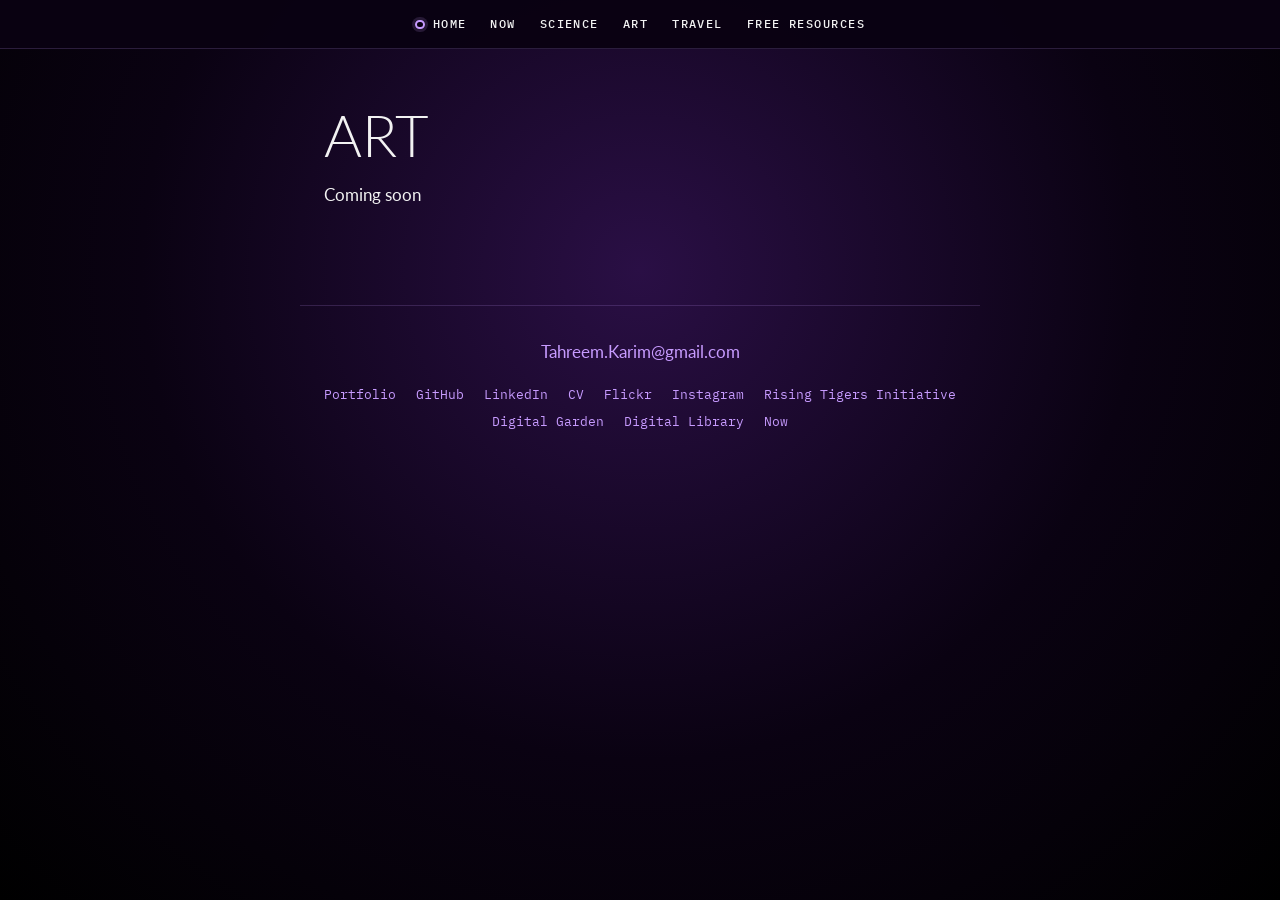
<file: art.html>
<!DOCTYPE html>
<html lang="en">
<head>
<meta charset="utf-8">
<meta name="viewport" content="width=device-width, initial-scale=1">
<title>Art</title>
<meta property="og:title" content="Art">
<link rel="stylesheet" href="/style.css">
</head>
<body>
<nav>
  <a href="/">Home</a>
  <a href="/now">Now</a>
  <a href="/science">Science</a>
  <a href="/art">Art</a>
  <a href="/travel">Travel</a>
  <a href="/free-resources">Free resources</a>
</nav>
<main>
<h1>ART</h1>
<p>Coming soon</p>
</main>
<footer>
  <p><a href="mailto:Tahreem.Karim@gmail.com">Tahreem.Karim@gmail.com</a></p>
  <p class="links">
    <a href="http://tahreemk13.github.io/portfolio">Portfolio</a>
    <a href="https://github.com/TahreemK13">GitHub</a>
    <a href="https://www.linkedin.com/in/tahreem-karim-67a86973/">LinkedIn</a>
    <a href="https://drive.google.com/file/d/1RAJkQ8-j90F0jiusWNYQVpaJC3LeLOdm/view?usp=sharing">CV</a>
    <a href="https://www.flickr.com/photos/tahreemkphotography/">Flickr</a>
    <a href="https://www.instagram.com/tahreemkphoto/">Instagram</a>
    <a href="https://www.linkedin.com/company/rising-tigers-initiative/">Rising Tigers Initiative</a>
    <a href="http://garden.tahreemkarim.xyz">Digital Garden</a>
    <a href="http://garden.tahreemkarim.xyz/library">Digital Library</a>
    <a href="/now">Now</a>
  </p>
</footer>
</body>
</html>
</file>
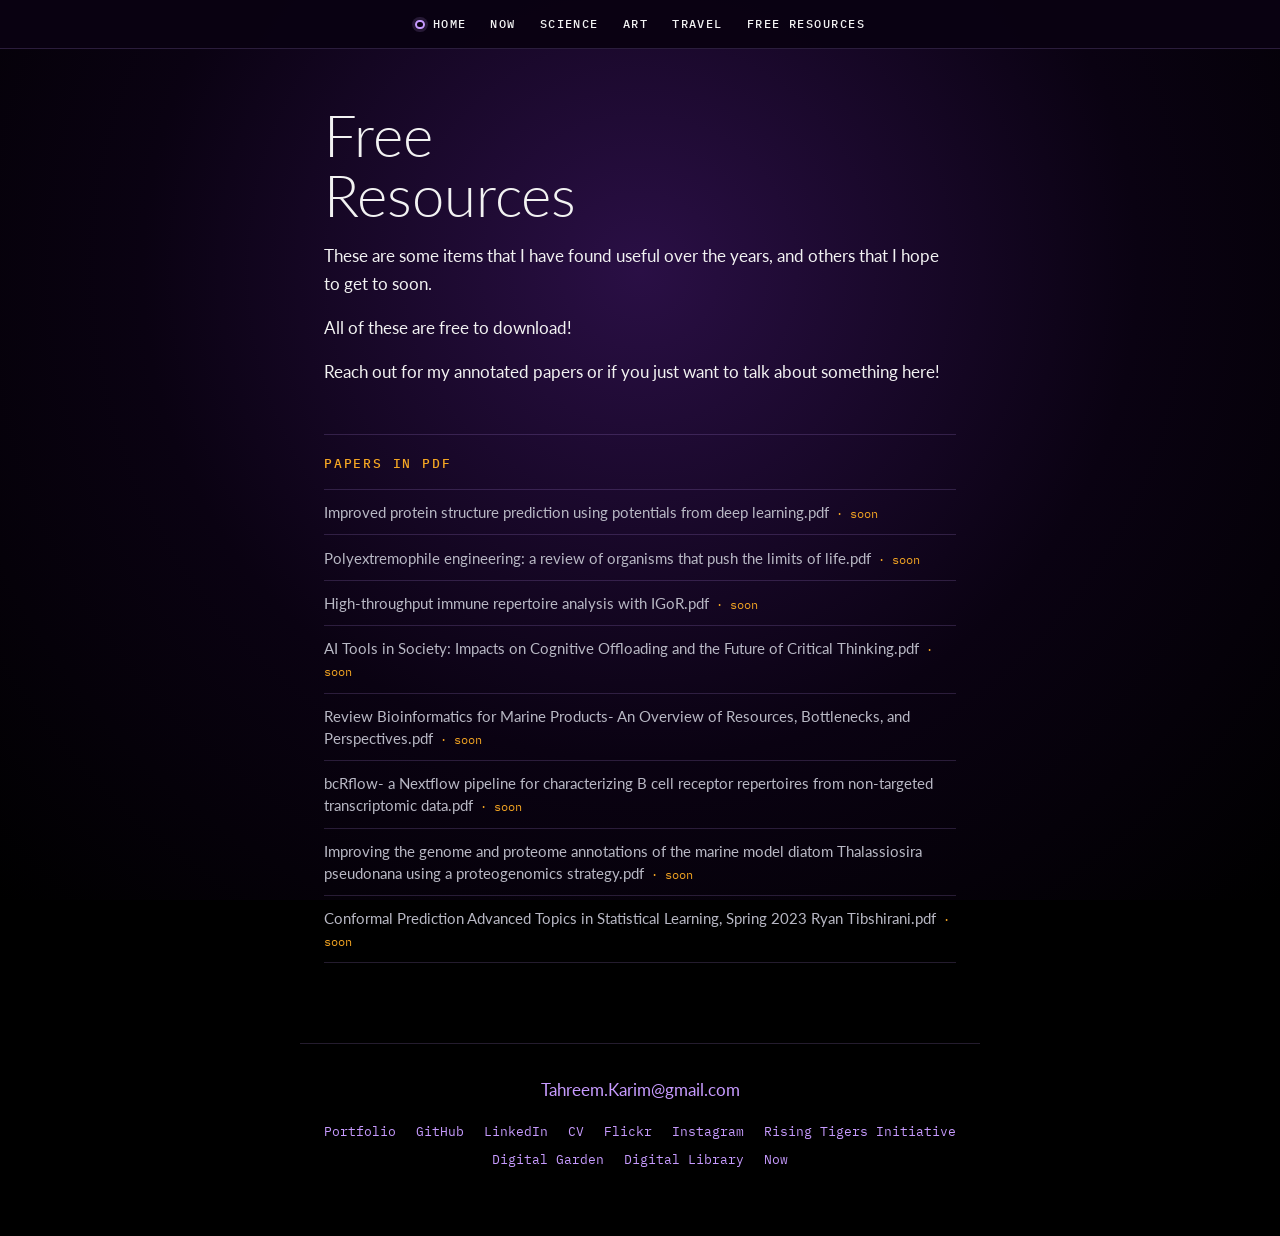
<file: free-resources.html>
<!DOCTYPE html>
<html lang="en">
<head>
<meta charset="utf-8">
<meta name="viewport" content="width=device-width, initial-scale=1">
<title>Free resources</title>
<meta property="og:title" content="Free resources">
<link rel="stylesheet" href="/style.css">
</head>
<body>
<nav>
  <a href="/">Home</a>
  <a href="/now">Now</a>
  <a href="/science">Science</a>
  <a href="/art">Art</a>
  <a href="/travel">Travel</a>
  <a href="/free-resources">Free resources</a>
</nav>
<main>
<h1>Free<br>Resources</h1>
<p>These are some items that I have found useful over the years, and others that I hope to get to soon.</p>
<p>All of these are free to download!</p>
<p>Reach out for my annotated papers or if you just want to talk about something here!</p>
<h2>Papers in PDF</h2>
<!-- Replace each href="#" with the file's Google Drive share link -->
<ul class="files">
  <li><a href="#">Improved protein structure prediction using potentials from deep learning.pdf</a></li>
  <li><a href="#">Polyextremophile engineering: a review of organisms that push the limits of life.pdf</a></li>
  <li><a href="#">High-throughput immune repertoire analysis with IGoR.pdf</a></li>
  <li><a href="#">AI Tools in Society: Impacts on Cognitive Offloading and the Future of Critical Thinking.pdf</a></li>
  <li><a href="#">Review Bioinformatics for Marine Products- An Overview of Resources, Bottlenecks, and Perspectives.pdf</a></li>
  <li><a href="#">bcRflow- a Nextflow pipeline for characterizing B cell receptor repertoires from non-targeted transcriptomic data.pdf</a></li>
  <li><a href="#">Improving the genome and proteome annotations of the marine model diatom Thalassiosira pseudonana using a proteogenomics strategy.pdf</a></li>
  <li><a href="#">Conformal Prediction Advanced Topics in Statistical Learning, Spring 2023 Ryan Tibshirani.pdf</a></li>
</ul>
</main>
<footer>
  <p><a href="mailto:Tahreem.Karim@gmail.com">Tahreem.Karim@gmail.com</a></p>
  <p class="links">
    <a href="http://tahreemk13.github.io/portfolio">Portfolio</a>
    <a href="https://github.com/TahreemK13">GitHub</a>
    <a href="https://www.linkedin.com/in/tahreem-karim-67a86973/">LinkedIn</a>
    <a href="https://drive.google.com/file/d/1RAJkQ8-j90F0jiusWNYQVpaJC3LeLOdm/view?usp=sharing">CV</a>
    <a href="https://www.flickr.com/photos/tahreemkphotography/">Flickr</a>
    <a href="https://www.instagram.com/tahreemkphoto/">Instagram</a>
    <a href="https://www.linkedin.com/company/rising-tigers-initiative/">Rising Tigers Initiative</a>
    <a href="http://garden.tahreemkarim.xyz">Digital Garden</a>
    <a href="http://garden.tahreemkarim.xyz/library">Digital Library</a>
    <a href="/now">Now</a>
  </p>
</footer>
</body>
</html>
</file>
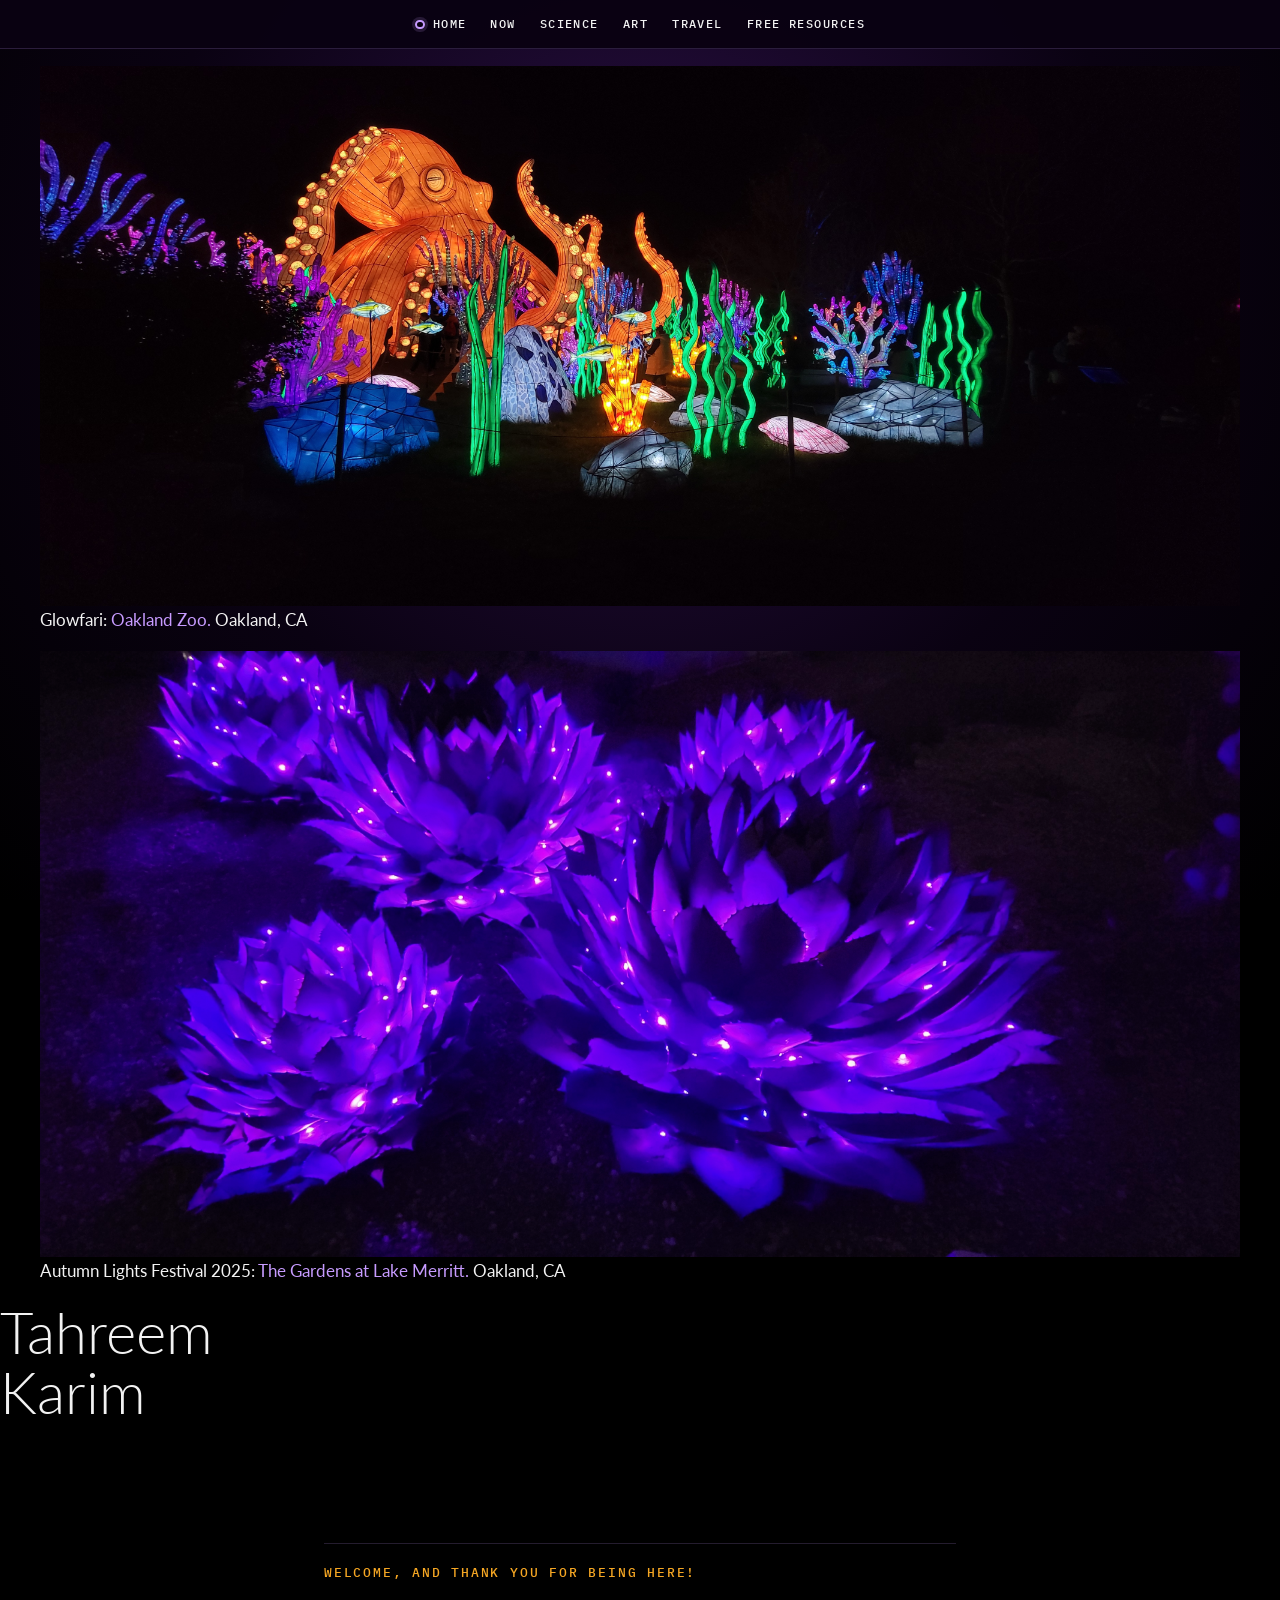
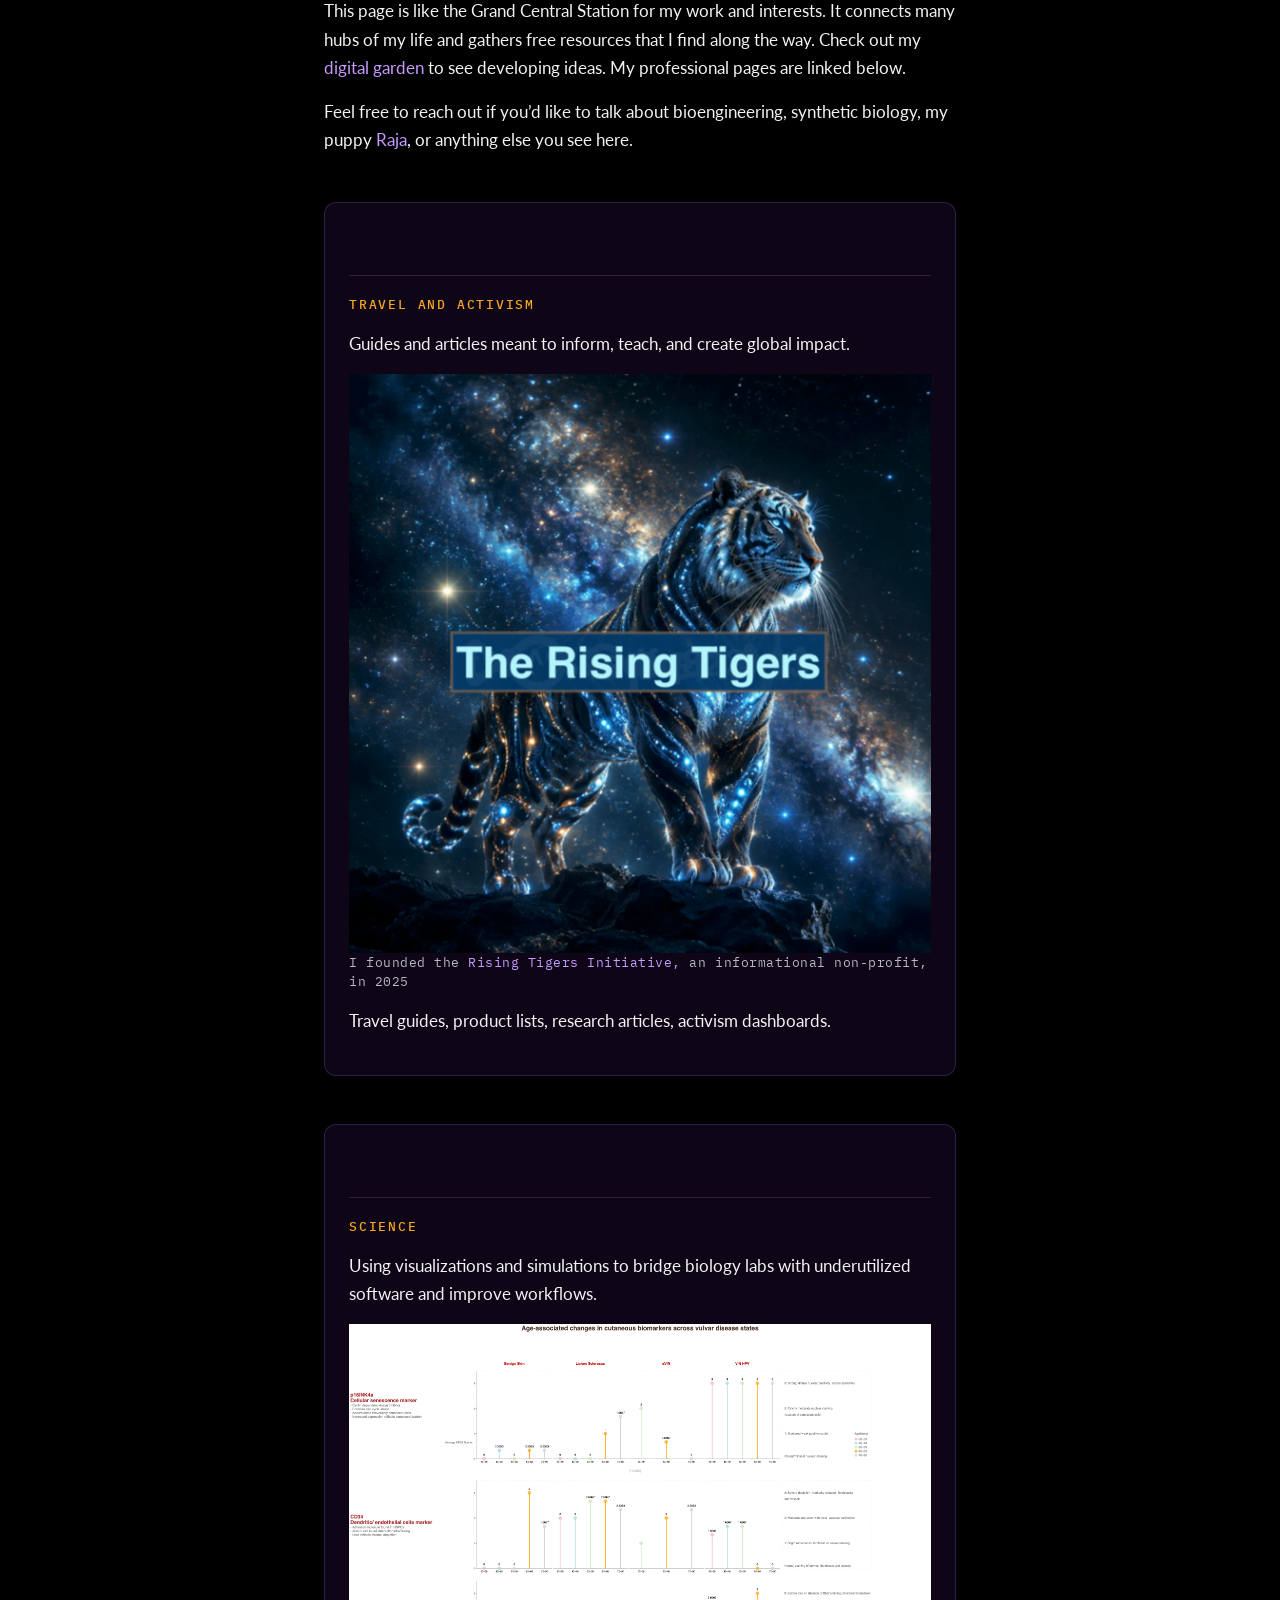
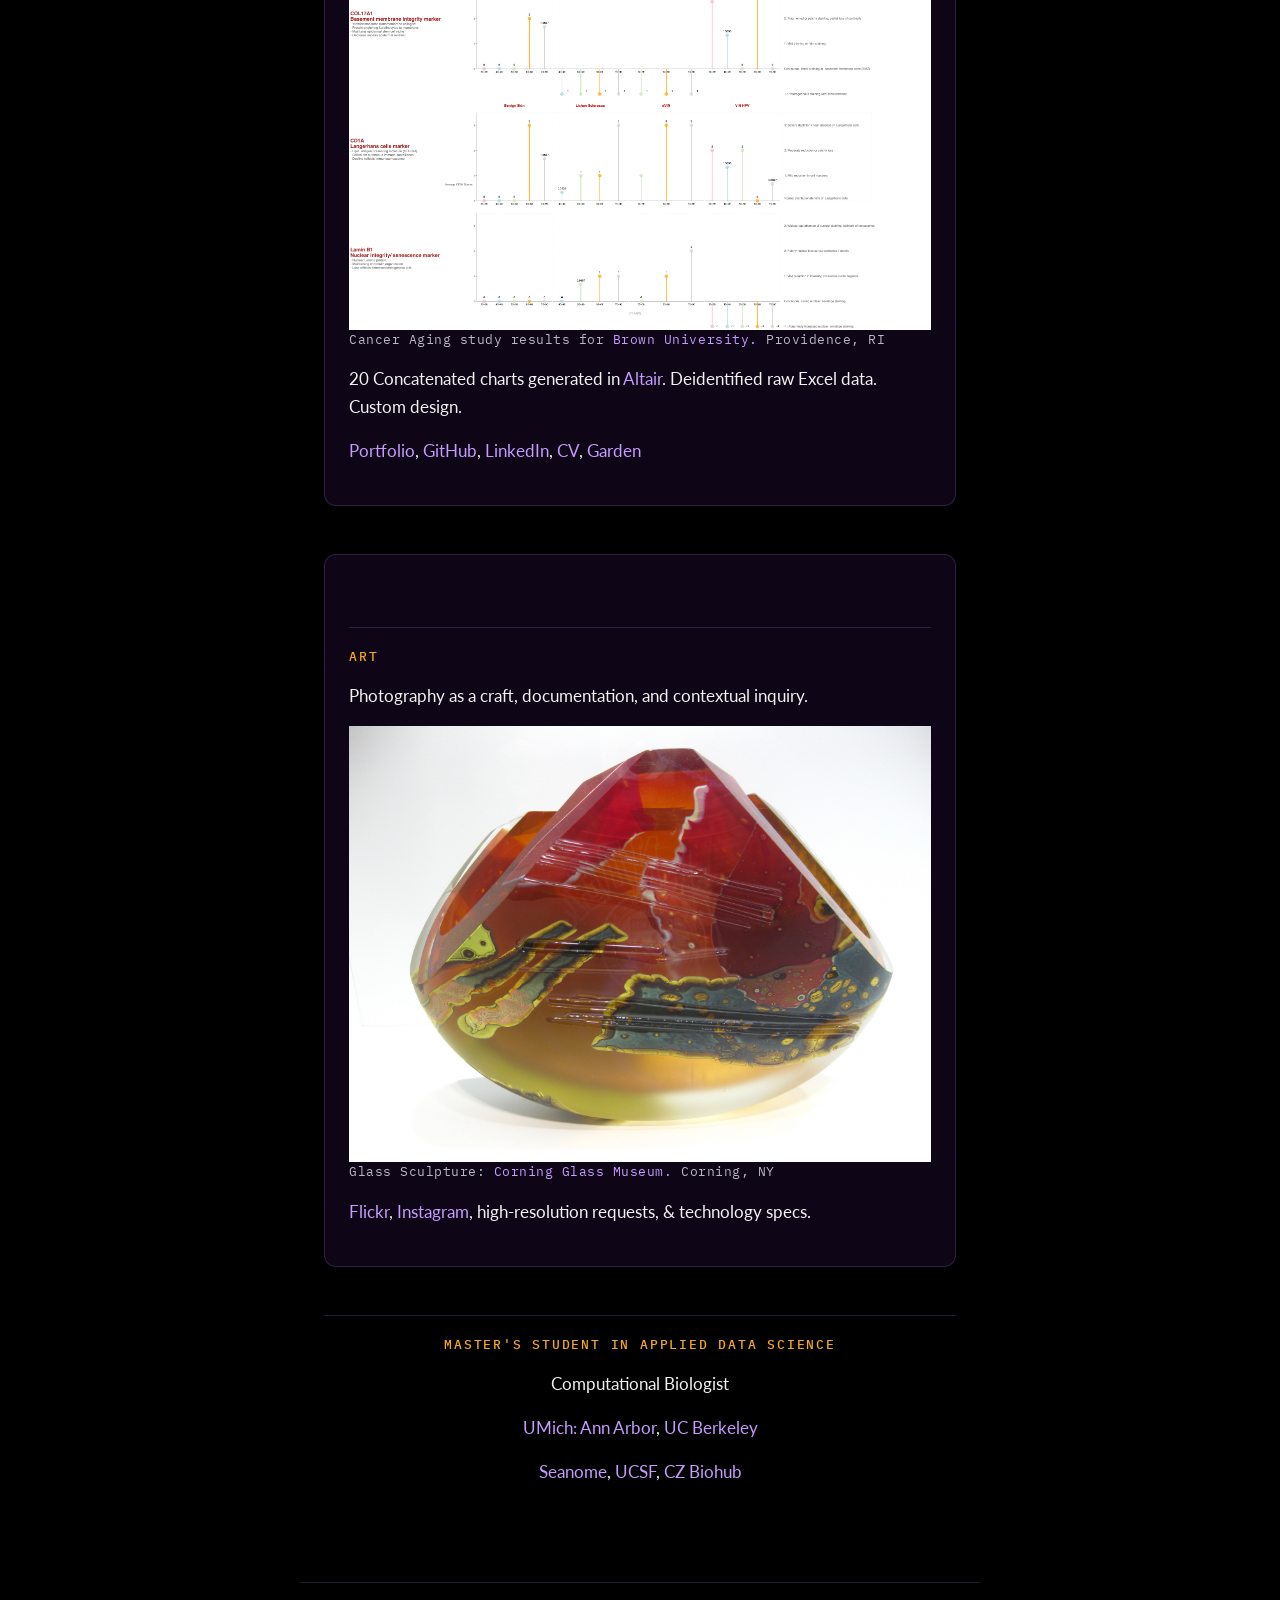
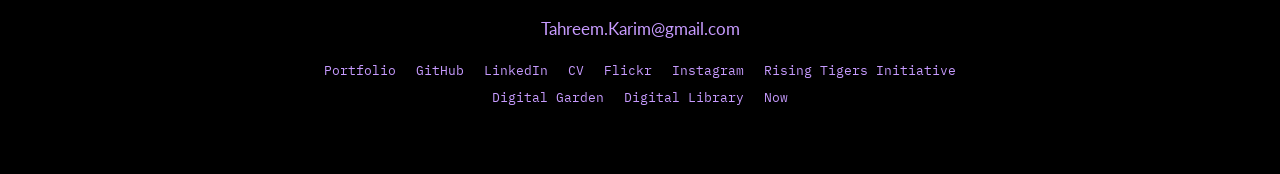
<file: index_1.html>
<!DOCTYPE html>
<html lang="en">
<head>
<meta charset="utf-8">
<meta name="viewport" content="width=device-width, initial-scale=1">
<title>Home</title>
<meta property="og:title" content="Home">
<link rel="stylesheet" href="/style.css">
</head>
<body>
<nav>
  <a href="/">Home</a>
  <a href="/now">Now</a>
  <a href="/science">Science</a>
  <a href="/art">Art</a>
  <a href="/travel">Travel</a>
  <a href="/free-resources">Free resources</a>
</nav>
<header class="hero">
  <figure class="hero-large">
    <img src="/images/octopus.png" alt="Glowing octopus and coral lanterns at night">
    <figcaption>Glowfari: <a href="https://www.oaklandzoo.org/programs-and-events/glowfari">Oakland Zoo.</a> Oakland, CA</figcaption>
  </figure>
  <figure class="hero-small">
    <img src="/images/agave.png" alt="Agave plants wrapped in purple lights">
    <figcaption>Autumn Lights Festival 2025: <a href="https://gardensatlakemerritt.org/autumn-lights-festival-2026/">The Gardens at Lake Merritt.</a> Oakland, CA</figcaption>
  </figure>
  <h1>Tahreem<br>Karim</h1>
</header>
<main>
<section>
  <h2>Welcome, and thank you for being here!</h2>
  <p>This page is like the Grand Central Station for my work and interests. It connects many hubs of my life and gathers free resources that I find along the way. Check out my <a href="http://garden.tahreemkarim.xyz">digital garden</a> to see developing ideas. My professional pages are linked below.</p>
  <p>Feel free to reach out if you’d like to talk about bioengineering, synthetic biology, my puppy <a href="https://www.instagram.com/raja.hobbes.tigerdog/">Raja</a>, or anything else you see here.</p>
</section>
<section class="card">
  <h2>Travel and Activism</h2>
  <p>Guides and articles meant to inform, teach, and create global impact.</p>
  <img src="/images/RTI_logo1.2.png" alt="Rising Tigers Initiative logo">
  <p class="cap">I founded the <a href="http://risingtigers.tahreemkarim.xyz">Rising Tigers Initiative,</a> an informational non-profit, in 2025</p>
  <p>Travel guides, product lists, research articles, activism dashboards.</p>
</section>
<section class="card">
  <h2>Science</h2>
  <p>Using visualizations and simulations to bridge biology labs with underutilized software and improve workflows.</p>
  <img src="/images/VulvVizConcat.png" alt="Concatenated Altair charts">
  <p class="cap">Cancer Aging study results for <a href="https://medical.brown.edu/">Brown University.</a> Providence, RI</p>
  <p>20 Concatenated charts generated in <a href="https://altair-viz.github.io/">Altair</a>. Deidentified raw Excel data. Custom design.</p>
  <p><a href="http://tahreemk13.github.io/portfolio">Portfolio</a>, <a href="https://github.com/TahreemK13">GitHub</a>, <a href="https://www.linkedin.com/in/tahreem-karim-67a86973/">LinkedIn</a>, <a href="https://drive.google.com/file/d/1RAJkQ8-j90F0jiusWNYQVpaJC3LeLOdm/view?usp=sharing">CV</a>, <a href="http://garden.tahreemkarim.xyz">Garden</a></p>
</section>
<section class="card">
  <h2>Art</h2>
  <p>Photography as a craft, documentation, and contextual inquiry.</p>
  <img src="/images/glass.png" alt="Glass sculpture">
  <p class="cap">Glass Sculpture: <a href="https://www.cmog.org/">Corning Glass Museum.</a> Corning, NY</p>
  <p><a href="https://www.flickr.com/photos/tahreemkphotography/">Flickr</a>, <a href="https://www.instagram.com/tahreemkphoto/">Instagram</a>, high-resolution requests, &amp; technology specs.</p>
</section>
<section class="center">
  <h2>Master's student in Applied Data Science</h2>
  <p>Computational Biologist</p>
  <p><a href="https://www.si.umich.edu/programs/master-applied-data-science">UMich: Ann Arbor</a>, <a href="https://mcb.berkeley.edu/undergrad/imm#IMM%20UD">UC Berkeley</a></p>
  <p><a href="https://seanome.org/">Seanome</a>, <a href="https://lab.moasser.com/">UCSF</a>, <a href="https://chanzuckerberg.com/">CZ Biohub</a></p>
</section>
</main>
<footer>
  <p><a href="mailto:Tahreem.Karim@gmail.com">Tahreem.Karim@gmail.com</a></p>
  <p class="links">
    <a href="http://tahreemk13.github.io/portfolio">Portfolio</a>
    <a href="https://github.com/TahreemK13">GitHub</a>
    <a href="https://www.linkedin.com/in/tahreem-karim-67a86973/">LinkedIn</a>
    <a href="https://drive.google.com/file/d/1RAJkQ8-j90F0jiusWNYQVpaJC3LeLOdm/view?usp=sharing">CV</a>
    <a href="https://www.flickr.com/photos/tahreemkphotography/">Flickr</a>
    <a href="https://www.instagram.com/tahreemkphoto/">Instagram</a>
    <a href="https://www.linkedin.com/company/rising-tigers-initiative/">Rising Tigers Initiative</a>
    <a href="http://garden.tahreemkarim.xyz">Digital Garden</a>
    <a href="http://garden.tahreemkarim.xyz/library">Digital Library</a>
    <a href="/now">Now</a>
  </p>
</footer>
</body>
</html>
</file>
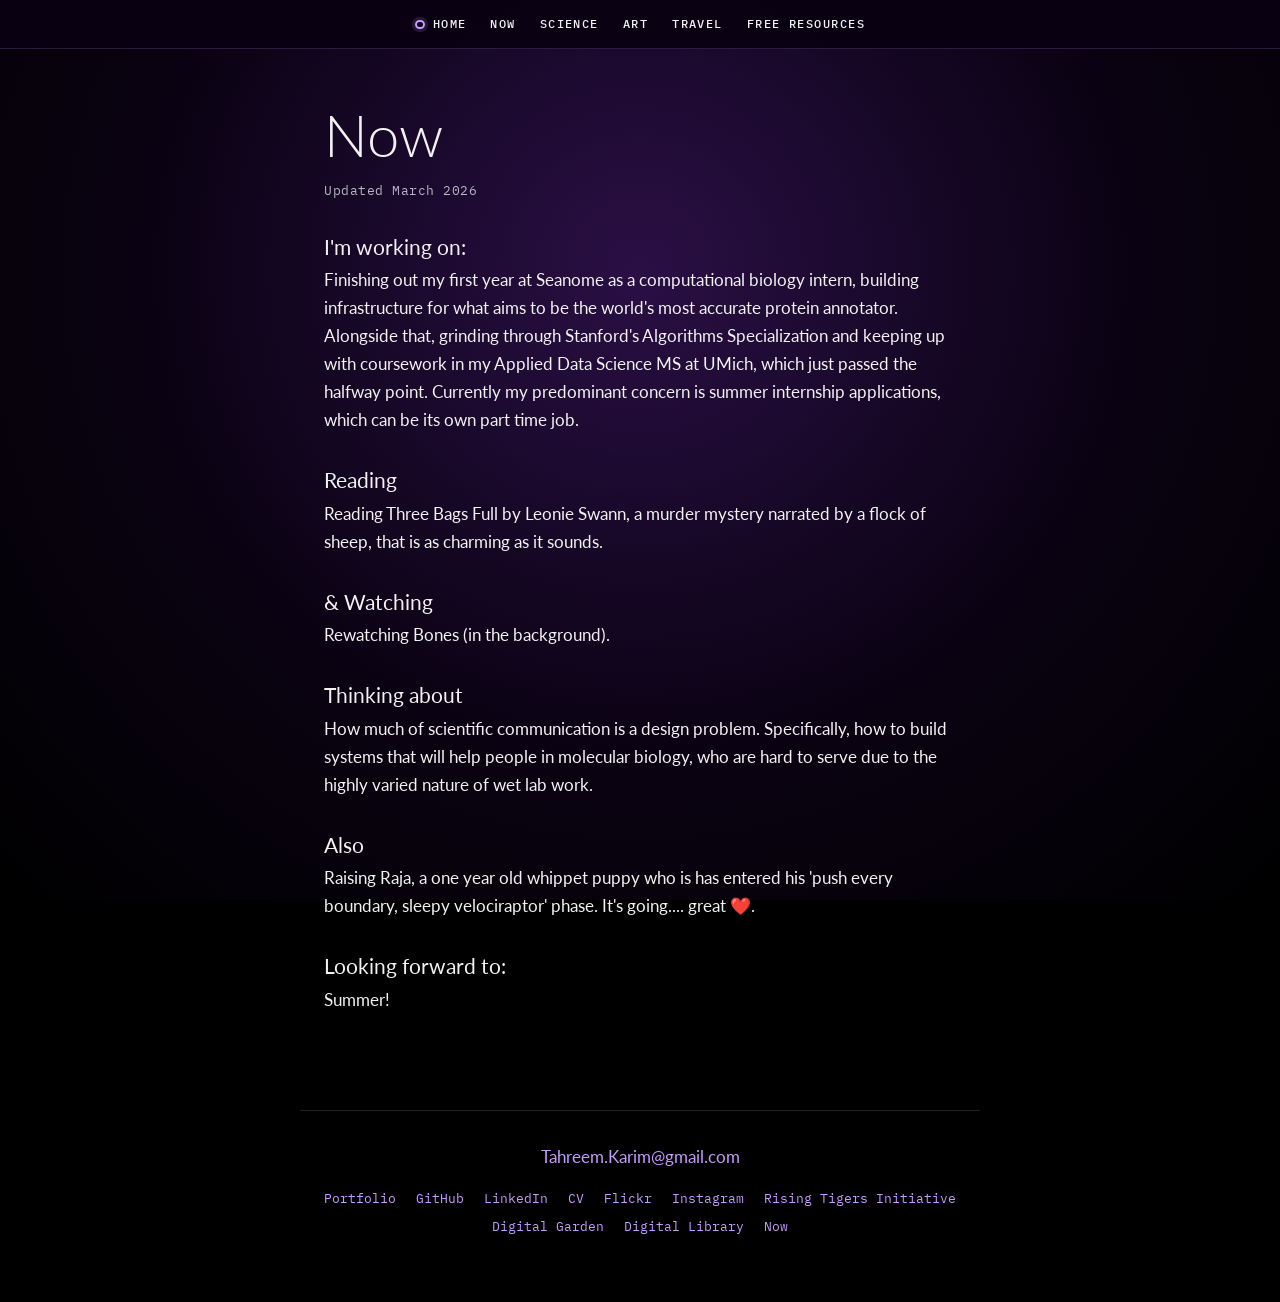
<file: now.html>
<!DOCTYPE html>
<html lang="en">
<head>
<meta charset="utf-8">
<meta name="viewport" content="width=device-width, initial-scale=1">
<title>Now</title>
<meta property="og:title" content="Now">
<link rel="stylesheet" href="/style.css">
</head>
<body>
<nav>
  <a href="/">Home</a>
  <a href="/now">Now</a>
  <a href="/science">Science</a>
  <a href="/art">Art</a>
  <a href="/travel">Travel</a>
  <a href="/free-resources">Free resources</a>
</nav>
<main>
<h1>Now</h1>
<p class="cap">Updated March 2026</p>
<h3>I'm working on:</h3>
<p>Finishing out my first year at Seanome as a computational biology intern, building infrastructure for what aims to be the world's most accurate protein annotator. Alongside that, grinding through Stanford's Algorithms Specialization and keeping up with coursework in my Applied Data Science MS at UMich, which just passed the halfway point. Currently my predominant concern is summer internship applications, which can be its own part time job.</p>
<h3>Reading</h3>
<p>Reading Three Bags Full by Leonie Swann, a murder mystery narrated by a flock of sheep, that is as charming as it sounds.</p>
<h3>&amp; Watching</h3>
<p>Rewatching Bones (in the background).</p>
<h3>Thinking about</h3>
<p>How much of scientific communication is a design problem. Specifically, how to build systems that will help people in molecular biology, who are hard to serve due to the highly varied nature of wet lab work.</p>
<h3>Also</h3>
<p>Raising Raja, a one year old whippet puppy who is has entered his 'push every boundary, sleepy velociraptor' phase. It's going.... great ❤️.</p>
<h3>Looking forward to:</h3>
<p>Summer!</p>
</main>
<footer>
  <p><a href="mailto:Tahreem.Karim@gmail.com">Tahreem.Karim@gmail.com</a></p>
  <p class="links">
    <a href="http://tahreemk13.github.io/portfolio">Portfolio</a>
    <a href="https://github.com/TahreemK13">GitHub</a>
    <a href="https://www.linkedin.com/in/tahreem-karim-67a86973/">LinkedIn</a>
    <a href="https://drive.google.com/file/d/1RAJkQ8-j90F0jiusWNYQVpaJC3LeLOdm/view?usp=sharing">CV</a>
    <a href="https://www.flickr.com/photos/tahreemkphotography/">Flickr</a>
    <a href="https://www.instagram.com/tahreemkphoto/">Instagram</a>
    <a href="https://www.linkedin.com/company/rising-tigers-initiative/">Rising Tigers Initiative</a>
    <a href="http://garden.tahreemkarim.xyz">Digital Garden</a>
    <a href="http://garden.tahreemkarim.xyz/library">Digital Library</a>
    <a href="/now">Now</a>
  </p>
</footer>
</body>
</html>
</file>
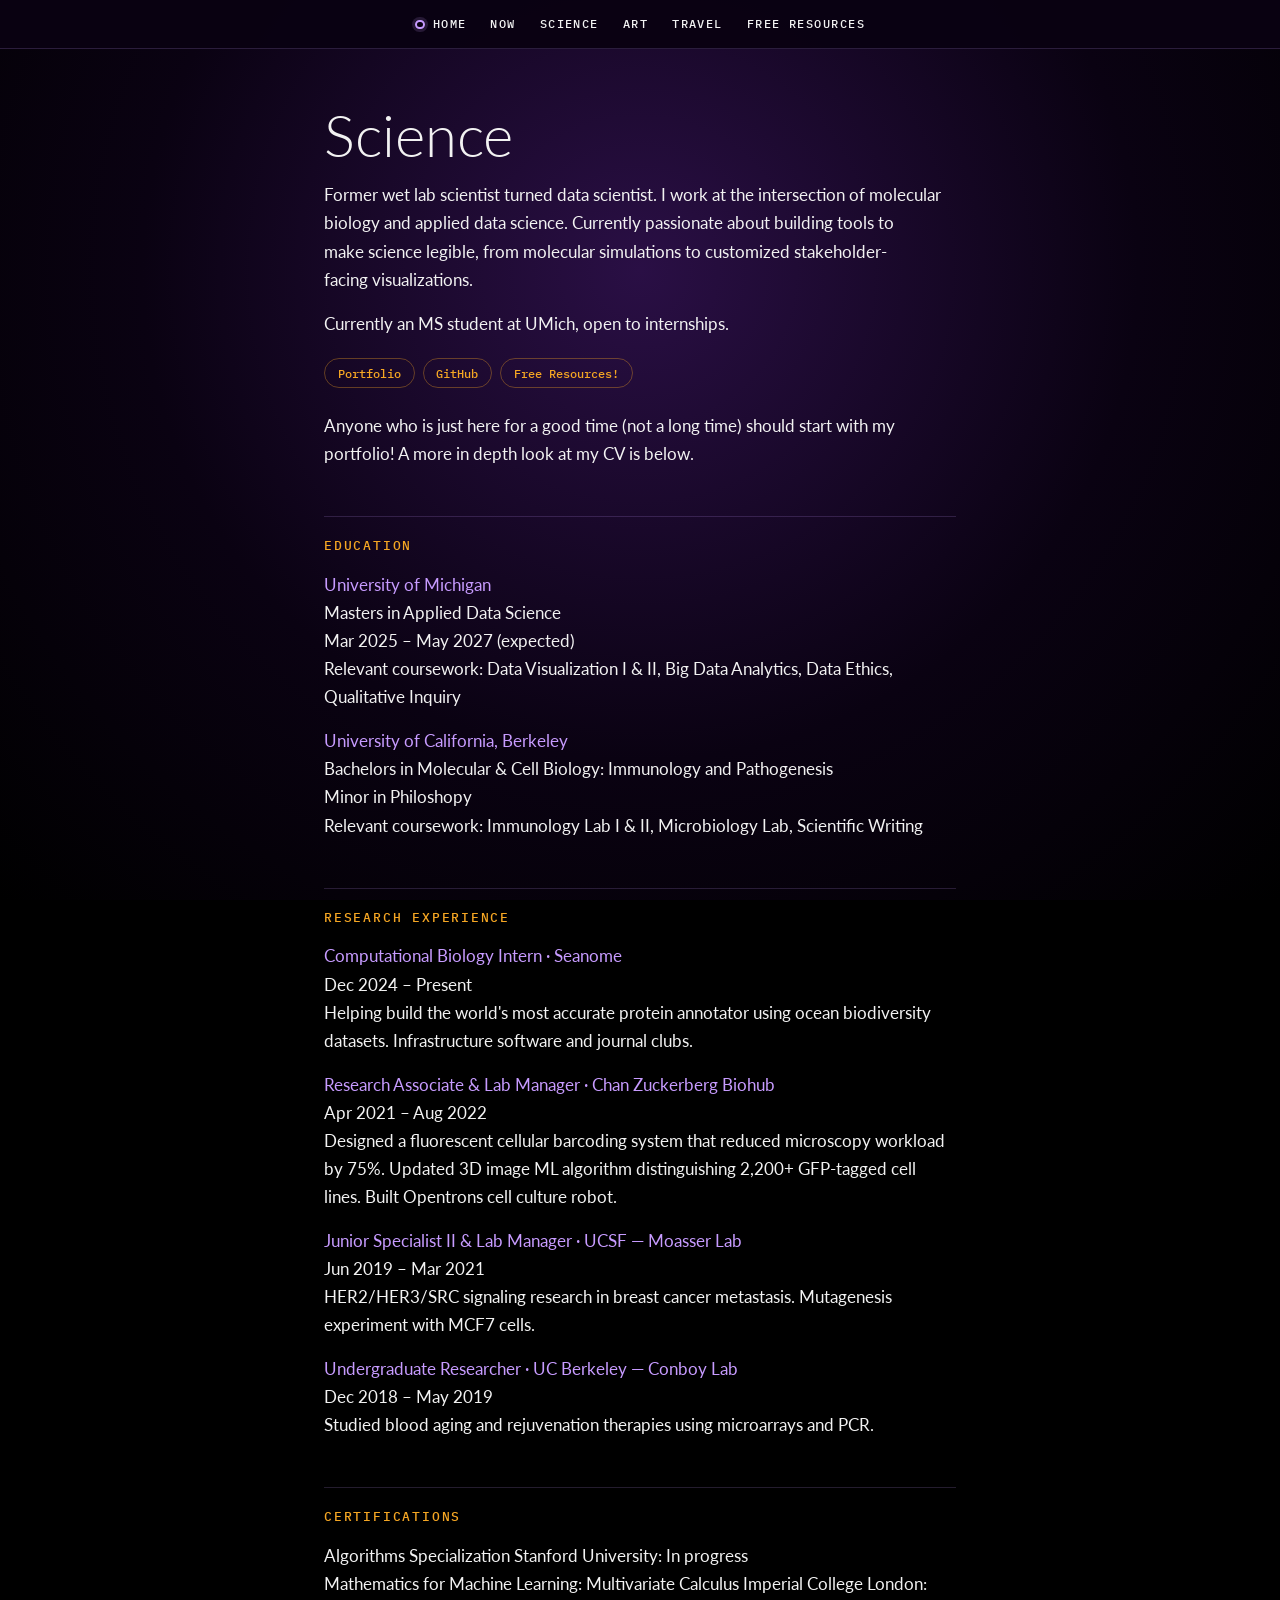
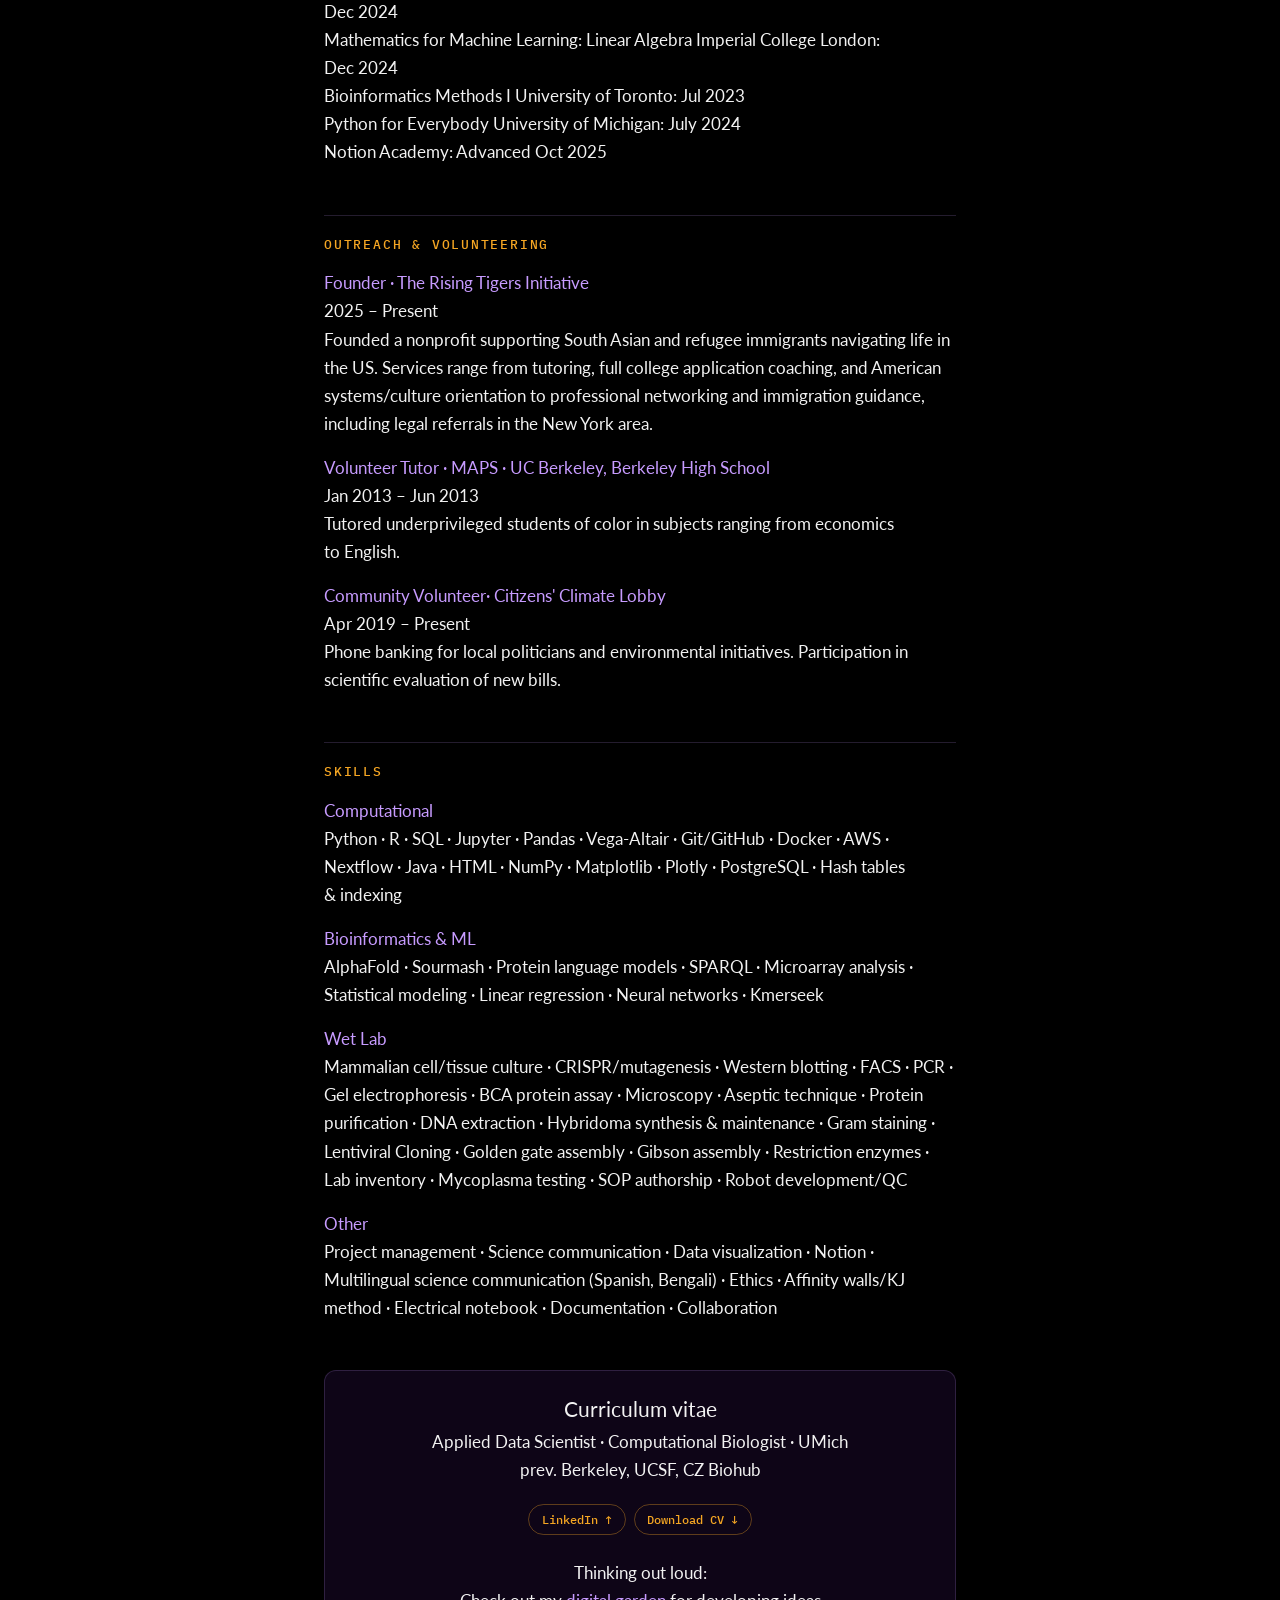
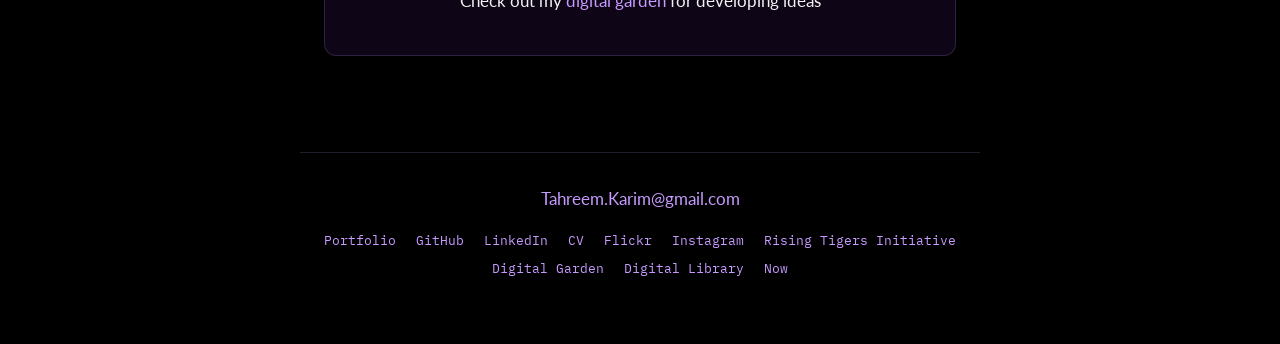
<file: science.html>
<!DOCTYPE html>
<html lang="en">
<head>
<meta charset="utf-8">
<meta name="viewport" content="width=device-width, initial-scale=1">
<title>Science</title>
<meta property="og:title" content="Science">
<link rel="stylesheet" href="/style.css">
</head>
<body>
<nav>
  <a href="/">Home</a>
  <a href="/now">Now</a>
  <a href="/science">Science</a>
  <a href="/art">Art</a>
  <a href="/travel">Travel</a>
  <a href="/free-resources">Free resources</a>
</nav>
<main>
<h1>Science</h1>
<p>Former wet lab scientist turned data scientist. I work at the intersection of molecular biology and applied data science. Currently passionate about building tools to make science legible, from molecular simulations to customized stakeholder-facing visualizations.</p>
<p>Currently an MS student at UMich, open to internships.</p>
<p class="buttons"><a href="http://portfolio.tahreemkarim.xyz">Portfolio</a> <a href="http://github.com/tahreemk13">GitHub</a> <a href="/free-resources">Free Resources!</a></p>
<p>Anyone who is just here for a good time (not a long time) should start with my portfolio! A more in depth look at my CV is below.</p>
<h2>Education</h2>
<p><strong>University of Michigan</strong><br>Masters in Applied Data Science<br>Mar 2025 – May 2027 (expected)<br>Relevant coursework: Data Visualization I &amp; II, Big Data Analytics, Data Ethics, Qualitative Inquiry</p>
<p><strong>University of California, Berkeley</strong><br>Bachelors in Molecular &amp; Cell Biology: Immunology and Pathogenesis<br>Minor in Philoshopy<br>Relevant coursework: Immunology Lab I &amp; II, Microbiology Lab, Scientific Writing</p>
<h2>Research experience</h2>
<p><strong>Computational Biology Intern · Seanome</strong><br>Dec 2024 – Present<br>Helping build the world's most accurate protein annotator using ocean biodiversity datasets. Infrastructure software and journal clubs.</p>
<p><strong>Research Associate &amp; Lab Manager · Chan Zuckerberg Biohub</strong><br>Apr 2021 – Aug 2022<br>Designed a fluorescent cellular barcoding system that reduced microscopy workload by 75%. Updated 3D image ML algorithm distinguishing 2,200+ GFP-tagged cell lines. Built Opentrons cell culture robot.</p>
<p><strong>Junior Specialist II &amp; Lab Manager · UCSF — Moasser Lab</strong><br>Jun 2019 – Mar 2021<br>HER2/HER3/SRC signaling research in breast cancer metastasis. Mutagenesis experiment with MCF7 cells.</p>
<p><strong>Undergraduate Researcher · UC Berkeley — Conboy Lab</strong><br>Dec 2018 – May 2019<br>Studied blood aging and rejuvenation therapies using microarrays and PCR.</p>
<h2>Certifications</h2>
<p>Algorithms Specialization Stanford University: In progress<br>
Mathematics for Machine Learning: Multivariate Calculus Imperial College London: Dec 2024<br>
Mathematics for Machine Learning: Linear Algebra Imperial College London: Dec 2024<br>
Bioinformatics Methods I University of Toronto: Jul 2023<br>
Python for Everybody University of Michigan: July 2024<br>
Notion Academy: Advanced Oct 2025</p>
<h2>Outreach &amp; Volunteering</h2>
<p><strong>Founder · The Rising Tigers Initiative</strong><br>2025 – Present<br>Founded a nonprofit supporting South Asian and refugee immigrants navigating life in the US. Services range from tutoring, full college application coaching, and American systems/culture orientation to professional networking and immigration guidance, including legal referrals in the New York area.</p>
<p><strong>Volunteer Tutor · MAPS · UC Berkeley, Berkeley High School</strong><br>Jan 2013 – Jun 2013<br>Tutored underprivileged students of color in subjects ranging from economics to English.</p>
<p><strong>Community Volunteer· Citizens' Climate Lobby</strong><br>Apr 2019 – Present<br>Phone banking for local politicians and environmental initiatives. Participation in scientific evaluation of new bills.</p>
<h2>Skills</h2>
<p><strong>Computational</strong><br>Python · R · SQL · Jupyter · Pandas · Vega-Altair · Git/GitHub · Docker · AWS · Nextflow · Java · HTML · NumPy · Matplotlib · Plotly · PostgreSQL · Hash tables &amp; indexing</p>
<p><strong>Bioinformatics &amp; ML</strong><br>AlphaFold · Sourmash · Protein language models · SPARQL · Microarray analysis · Statistical modeling · Linear regression · Neural networks · Kmerseek</p>
<p><strong>Wet Lab</strong><br>Mammalian cell/tissue culture · CRISPR/mutagenesis · Western blotting · FACS · PCR · Gel electrophoresis · BCA protein assay · Microscopy · Aseptic technique · Protein purification · DNA extraction · Hybridoma synthesis &amp; maintenance · Gram staining · Lentiviral Cloning · Golden gate assembly · Gibson assembly · Restriction enzymes · Lab inventory · Mycoplasma testing · SOP authorship · Robot development/QC</p>
<p><strong>Other</strong><br>Project management · Science communication · Data visualization · Notion · Multilingual science communication (Spanish, Bengali) · Ethics · Affinity walls/KJ method · Electrical notebook · Documentation · Collaboration</p>
<section class="card center">
  <h3>Curriculum vitae</h3>
  <p>Applied Data Scientist · Computational Biologist · UMich<br>prev. Berkeley, UCSF, CZ Biohub</p>
  <p class="buttons"><a href="https://www.linkedin.com/in/tahreem-karim/">LinkedIn ↑</a> <a href="https://drive.google.com/file/d/1RAJkQ8-j90F0jiusWNYQVpaJC3LeLOdm/view?usp=sharing">Download CV ↓</a></p>
  <p>Thinking out loud:<br>Check out my <a href="http://garden.tahreemkarim.xyz">digital garden</a> for developing ideas</p>
</section>
</main>
<footer>
  <p><a href="mailto:Tahreem.Karim@gmail.com">Tahreem.Karim@gmail.com</a></p>
  <p class="links">
    <a href="http://tahreemk13.github.io/portfolio">Portfolio</a>
    <a href="https://github.com/TahreemK13">GitHub</a>
    <a href="https://www.linkedin.com/in/tahreem-karim-67a86973/">LinkedIn</a>
    <a href="https://drive.google.com/file/d/1RAJkQ8-j90F0jiusWNYQVpaJC3LeLOdm/view?usp=sharing">CV</a>
    <a href="https://www.flickr.com/photos/tahreemkphotography/">Flickr</a>
    <a href="https://www.instagram.com/tahreemkphoto/">Instagram</a>
    <a href="https://www.linkedin.com/company/rising-tigers-initiative/">Rising Tigers Initiative</a>
    <a href="http://garden.tahreemkarim.xyz">Digital Garden</a>
    <a href="http://garden.tahreemkarim.xyz/library">Digital Library</a>
    <a href="/now">Now</a>
  </p>
</footer>
</body>
</html>
</file>
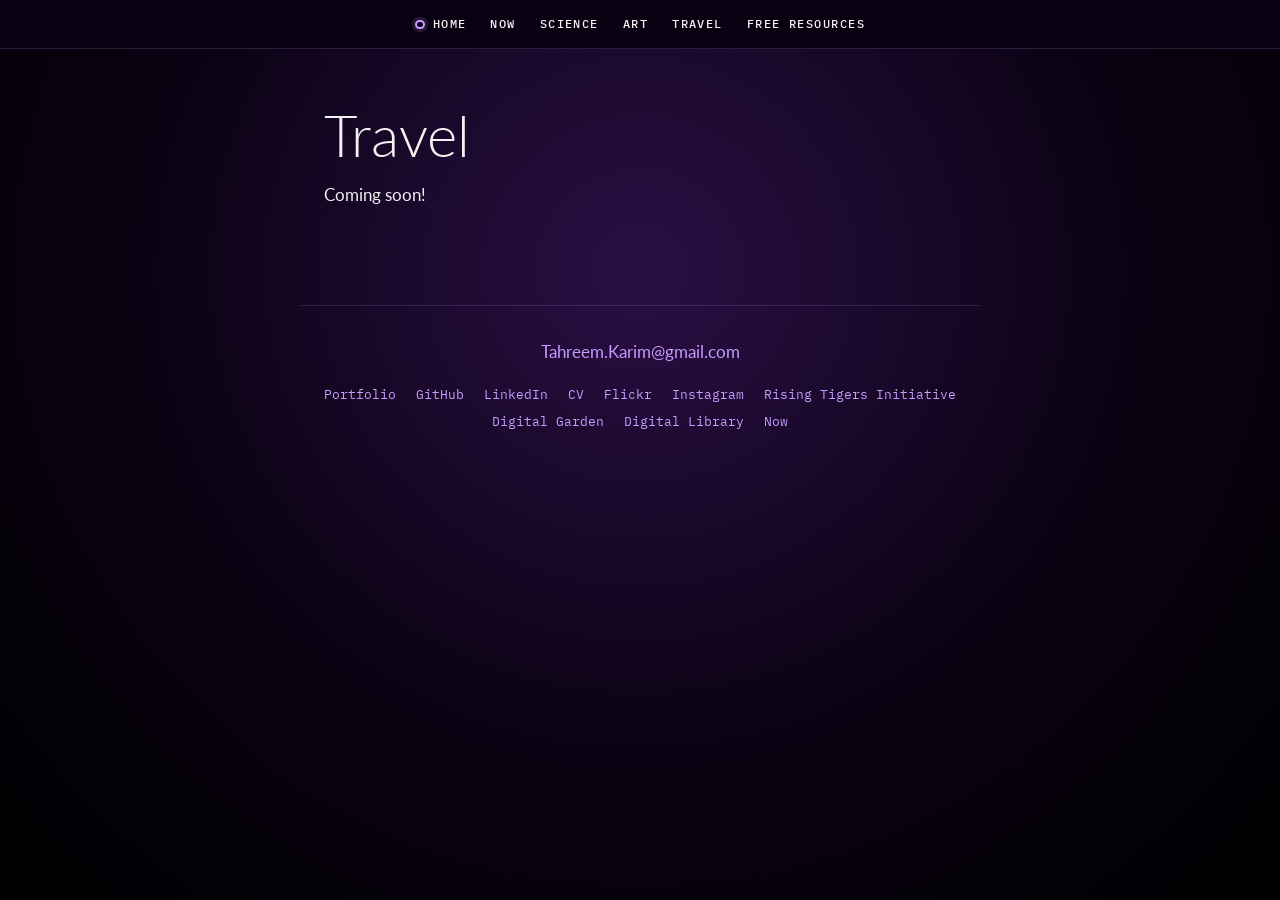
<file: travel.html>
<!DOCTYPE html>
<html lang="en">
<head>
<meta charset="utf-8">
<meta name="viewport" content="width=device-width, initial-scale=1">
<title>Travel</title>
<meta property="og:title" content="Travel">
<link rel="stylesheet" href="/style.css">
</head>
<body>
<nav>
  <a href="/">Home</a>
  <a href="/now">Now</a>
  <a href="/science">Science</a>
  <a href="/art">Art</a>
  <a href="/travel">Travel</a>
  <a href="/free-resources">Free resources</a>
</nav>
<main>
<h1>Travel</h1>
<p>Coming soon!</p>
</main>
<footer>
  <p><a href="mailto:Tahreem.Karim@gmail.com">Tahreem.Karim@gmail.com</a></p>
  <p class="links">
    <a href="http://tahreemk13.github.io/portfolio">Portfolio</a>
    <a href="https://github.com/TahreemK13">GitHub</a>
    <a href="https://www.linkedin.com/in/tahreem-karim-67a86973/">LinkedIn</a>
    <a href="https://drive.google.com/file/d/1RAJkQ8-j90F0jiusWNYQVpaJC3LeLOdm/view?usp=sharing">CV</a>
    <a href="https://www.flickr.com/photos/tahreemkphotography/">Flickr</a>
    <a href="https://www.instagram.com/tahreemkphoto/">Instagram</a>
    <a href="https://www.linkedin.com/company/rising-tigers-initiative/">Rising Tigers Initiative</a>
    <a href="http://garden.tahreemkarim.xyz">Digital Garden</a>
    <a href="http://garden.tahreemkarim.xyz/library">Digital Library</a>
    <a href="/now">Now</a>
  </p>
</footer>
</body>
</html>
</file>
<file: style.css>
/* Shared styles for the Home line pages: now, science, free-resources, art, travel.
   Tokens match index.html so every page reads as part of Grand Central. */
@import url("https://fonts.googleapis.com/css2?family=Lato:wght@300;400&family=IBM+Plex+Mono:wght@400;500&display=swap");

:root {
  --bg: #000;
  --glow: #2a0f45;
  --fg: #f2f2f2;
  --link: #c79bff;
  --orange: #f5a623;
  --muted: #b8b8c4;
  --rule: rgb(199 155 255 / .18);
  --panel: rgb(20 8 34 / .7);
  --font: Lato, "Helvetica Neue", Arial, sans-serif;
  --mono: "IBM Plex Mono", ui-monospace, Menlo, monospace;
  --ease: cubic-bezier(.2, .7, .2, 1);
  color-scheme: dark;
}

*, *::before, *::after { box-sizing: border-box; }
html { scroll-behavior: smooth; }
body {
  margin: 0;
  font: 400 17px/1.65 var(--font);
  color: var(--fg);
  background: var(--bg);
  -webkit-font-smoothing: antialiased;
}
body::before { /* the hub's glow, on its own layer so scrolling stays cheap */
  content: ""; position: fixed; inset: 0; z-index: -1; pointer-events: none;
  background: radial-gradient(ellipse at 50% 30%, var(--glow) 0%, #0a0212 55%, var(--bg) 100%);
}
img { display: block; max-width: 100%; height: auto; }

/* Links: underline grows from the left, as on the hub */
a {
  color: var(--link);
  text-decoration: none;
  background: linear-gradient(currentColor, currentColor) 0 100% / 0 1px no-repeat;
  transition: background-size .3s var(--ease), color .2s;
}
a:hover { background-size: 100% 1px; color: #e2cfff; }
:focus-visible { outline: 2px solid var(--link); outline-offset: 3px; border-radius: 2px; }

/* Top bar */
nav {
  position: sticky; top: 0; z-index: 10;
  display: flex; flex-wrap: wrap; justify-content: center; gap: .25rem 1.5rem;
  padding: .9rem 1.25rem;
  background: rgb(10 2 18 / .96);
  border-bottom: 1px solid var(--rule);
}
nav a { color: var(--fg); font: 500 .75rem/1.6 var(--mono); letter-spacing: .12em; text-transform: uppercase; }
nav a:hover { color: var(--link); }
nav a:first-child::before { /* a station dot on Home */
  content: ""; display: inline-block; width: .6rem; height: .6rem; margin-right: .5rem; vertical-align: -.05rem;
  border-radius: 50%; border: 2px solid var(--link); box-shadow: 0 0 0 3px rgb(199 155 255 / .15);
}

/* Content */
main { max-width: 68ch; margin: 0 auto; padding: 3.5rem 1.5rem 2rem; }
h1, h2, h3 { text-wrap: balance; }
h1 { margin: 0 0 1rem; font: 300 clamp(2.4rem, 6vw, 3.6rem)/1.05 var(--font); }
h2 {
  margin: 3rem 0 1rem; padding-top: 1.25rem; border-top: 1px solid var(--rule);
  font: 500 .8rem/1.4 var(--mono); letter-spacing: .14em; text-transform: uppercase; color: var(--orange);
}
h3 { margin: 2rem 0 .4rem; font: 400 1.3rem/1.3 var(--font); color: var(--fg); }
p { margin: 0 0 1rem; text-wrap: pretty; }
strong { font-weight: 400; color: var(--link); }
.cap { font: .8rem/1.5 var(--mono); color: var(--muted); letter-spacing: .04em; }

/* Pill buttons, as in the hub's cards */
.buttons { display: flex; flex-wrap: wrap; gap: .5rem; margin: 1.25rem 0 1.5rem; }
.buttons a {
  padding: .5rem .8rem; border: 1px solid rgb(245 166 35 / .35); border-radius: 999px;
  color: var(--orange); font: 500 .78rem/1 var(--mono); background: none;
  transition: background-color .2s, border-color .2s, color .2s;
}
.buttons a:hover { background: var(--orange); border-color: var(--orange); color: #000; }

.card {
  margin: 3rem 0 1rem; padding: 1.5rem;
  background: var(--panel); border: 1px solid var(--rule); border-radius: 12px;
}
.card h3 { margin-top: 0; }
.center { text-align: center; }
.center .buttons { justify-content: center; }

/* File list (free resources) */
.files { list-style: none; margin: 0; padding: 0; }
.files li { padding: .7rem 0; border-top: 1px solid var(--rule); font-size: .95rem; line-height: 1.45; overflow-wrap: anywhere; }
.files li:last-child { border-bottom: 1px solid var(--rule); }
.files a[href="#"] { color: var(--muted); pointer-events: none; } /* not linked yet */
.files a[href="#"]::after { content: " · soon"; font: .72rem var(--mono); color: var(--orange); }

/* Footer */
footer { max-width: 68ch; margin: 3rem auto 0; padding: 2rem 1.5rem 3rem; text-align: center; border-top: 1px solid var(--rule); }
footer .links { display: flex; flex-wrap: wrap; justify-content: center; gap: .25rem 1.25rem; margin-top: 1rem; }
footer .links a { font: .82rem/1.8 var(--mono); }

@media (max-width: 600px) {
  body { font-size: 16px; }
  nav { justify-content: flex-start; gap: .1rem 1rem; padding: .75rem 1rem; }
  main { padding: 2.5rem 1.25rem 1.5rem; }
  footer .links { display: grid; grid-template-columns: 1fr 1fr; }
}

@media (prefers-reduced-motion: reduce) {
  *, *::before, *::after { transition: none !important; }
  html { scroll-behavior: auto; }
}
</file>
